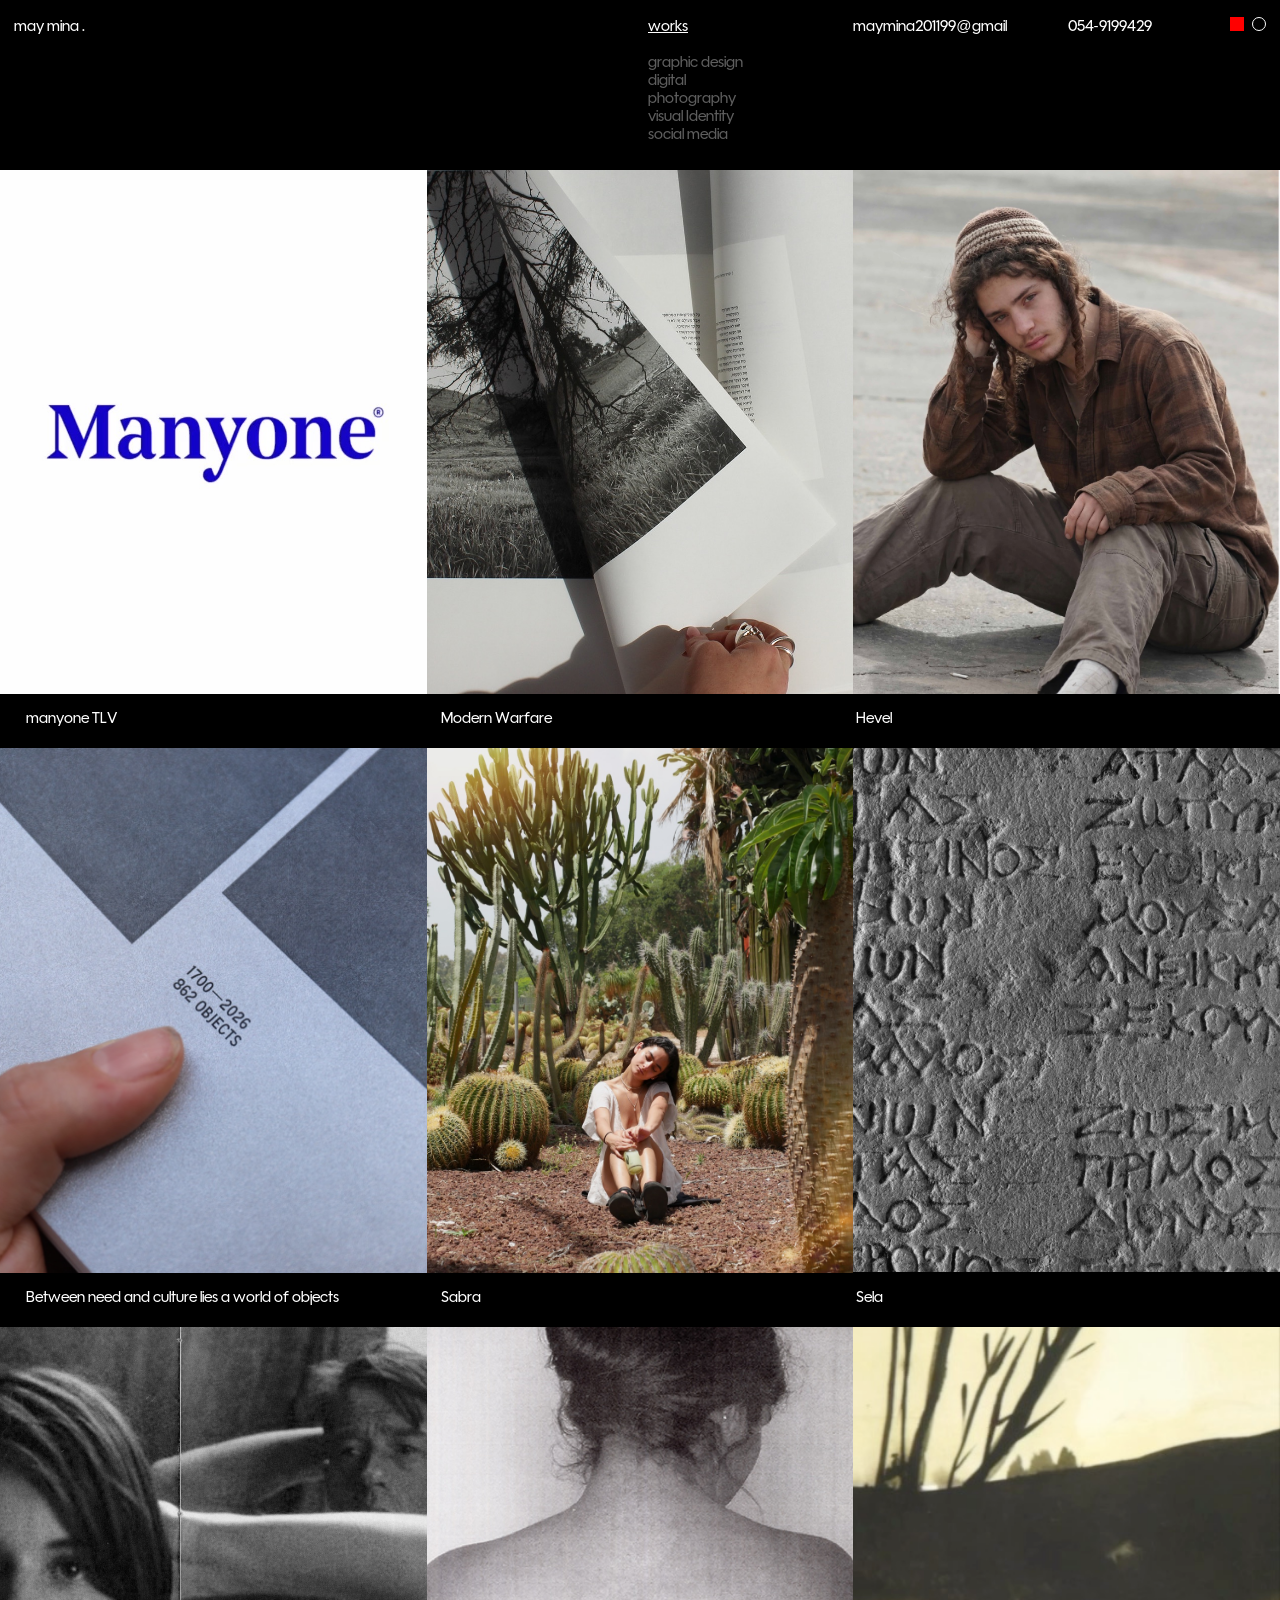
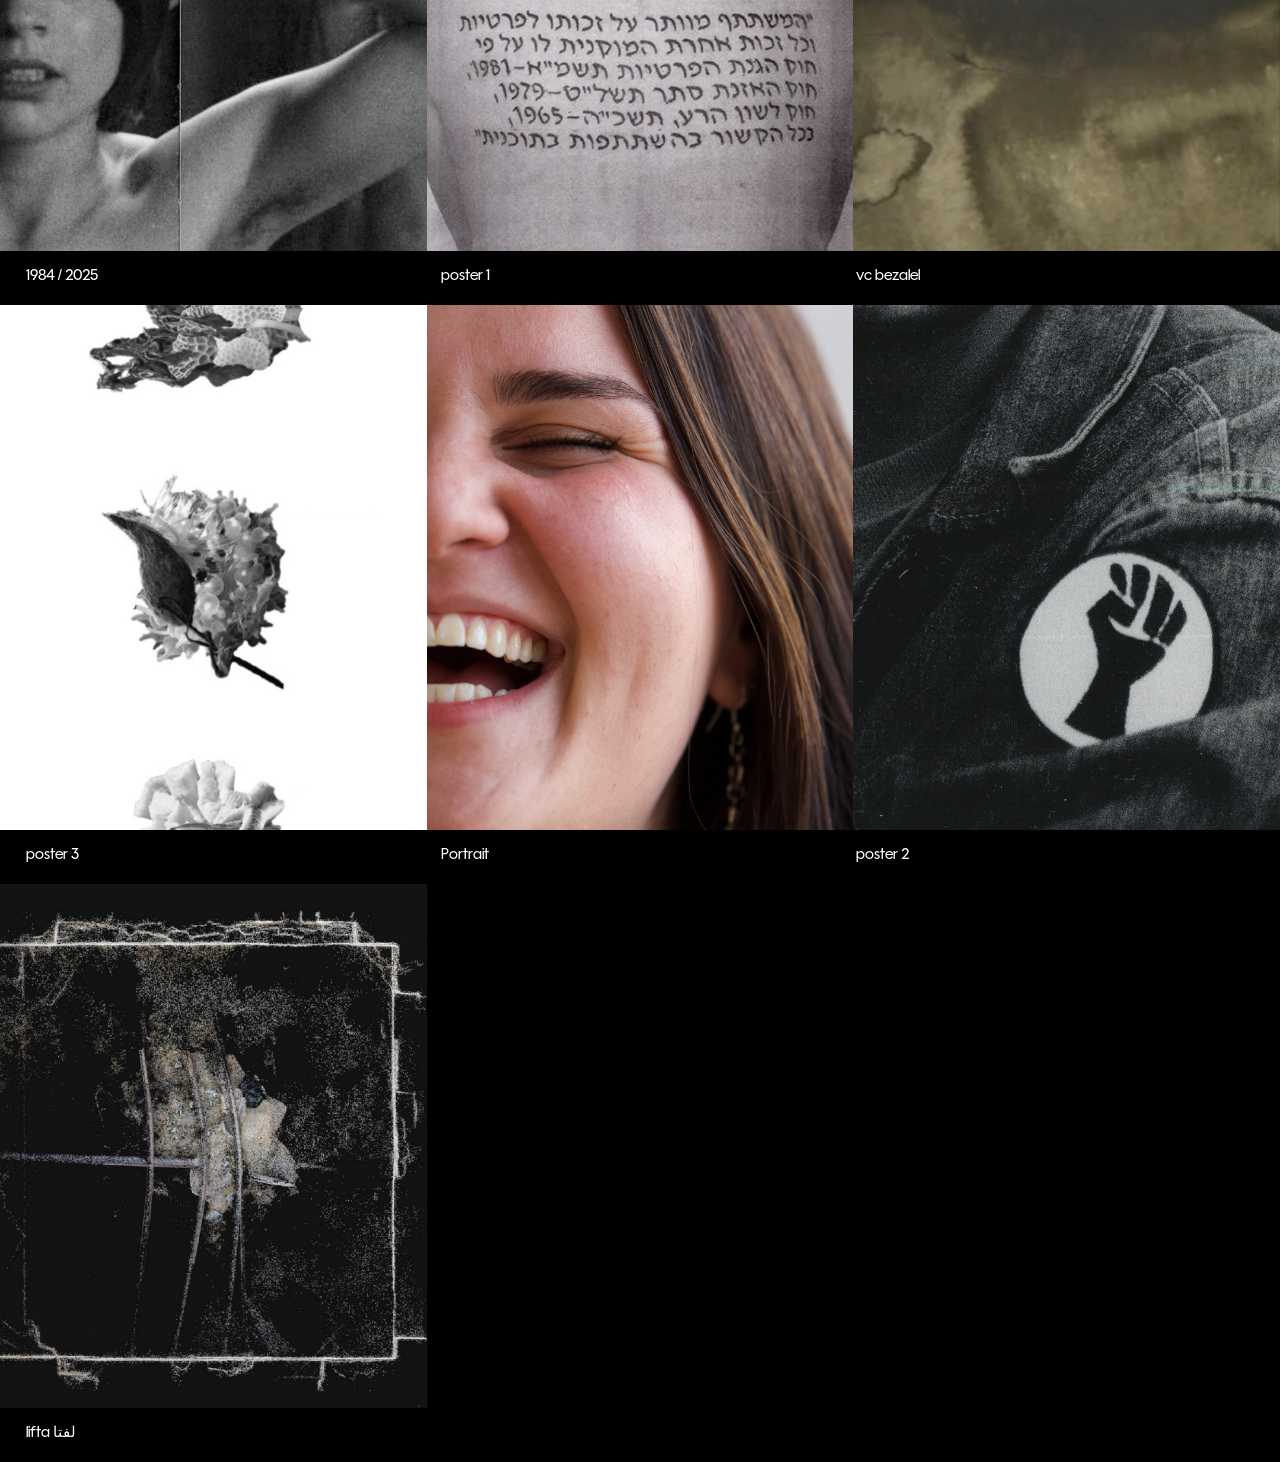
<file: index.html>
<!DOCTYPE html>
<html lang="en" dir="ltr">
<head>
  <meta charset="UTF-8">
  <meta name="viewport" content="width=device-width, initial-scale=1">
  <title>May Mina</title>
  <link rel="stylesheet" href="styles.css?v=20261129p">
  <!-- טוענים את הפונט של השם מוקדם, כדי שמסך הפתיחה יופיע ישר בפונט הנכון -->
  <link rel="preload" href="fonts/PolymathDispDemo-Regular.otf" as="font" type="font/otf" crossorigin>
</head>
<body class="home-page">
  <!-- מסך הפתיחה: האותיות של "may mina" מתחלפות אחת אחרי השנייה באמצע המסך.
       מופיע בכל פעם שהעמוד נטען או מתרענן -->
  <div class="intro" aria-hidden="true">
    <span class="intro__letter">m</span>
  </div>

  <!-- החלק העליון: שם ותפריט (בעמוד הבית הוא נמוך יותר, home-header--compact) -->
  <header class="home-header home-header--compact">
    <h1 class="home-name">may mina .</h1>

    <!-- קישור לעמוד התהליך: עיגול קטן בפינה הימנית העליונה -->
    <!-- פרטי הקשר: לבנים, וכשהעכבר עליהם אפורים עם קו תחתון. לחיצה מעתיקה (copy.js) -->
    <a class="project-contact project-contact--email project-contact--light" href="mailto:maymina201199@gmail.com">maymina201199@gmail</a>
    <a class="project-contact project-contact--phone project-contact--light" href="tel:+972549199429">054-9199429</a>

    <a class="home-process-link" href="process.html?v=20261129p" aria-label="process" title="process"></a>
    <!-- זמני: ריבוע אדום שמוביל לעמוד הניהול (נוריד אותו כשהאתר יהיה מוכן) -->
    <a class="admin-link" href="covers.html?v=20261129p" aria-label="ניהול" title="ניהול"></a>

    <!-- התפריט: לחיצה על קטגוריה מציגה רק את הפרויקטים שלה. "works" = כל העבודות (ברירת המחדל).
         data-filter הוא שם הקטגוריה, כמו ב-data-categories של כל פרויקט -->
    <nav class="home-menu">
      <button class="home-menu__label" type="button" data-filter="all">works</button>
      <ul class="home-menu__list">
        <li><button type="button" data-filter="graphic-design">graphic design</button></li>
        <li><button type="button" data-filter="digital">digital</button></li>
        <li><button type="button" data-filter="photography">photography</button></li>
        <li><button type="button" data-filter="visual-identity">visual Identity</button></li>
        <li><button type="button" data-filter="social-media">social media</button></li>
      </ul>
    </nav>
  </header>

  <!--
    הפרויקטים: כל פרויקט הוא בלוק אחד עם הדימוי והשם שלו, והרשת מסדרת אותם שלושה בשורה.
    data-categories: הקטגוריות של הפרויקט (מופרדות ברווח), לסינון לפי התפריט.
    השם מתחת לדימוי הוא שם הפרויקט בלבד, בדיוק כמו בראש עמוד הפרויקט.
    כדי להוסיף פרויקט: מעתיקים בלוק שלם ומחליפים קישור, דימויים, קטגוריות ושם.
  -->
  <main class="home-projects">
    <div class="home-gallery">
      <a class="home-gallery__item" href="manyone.html?v=20261129p" data-categories="social-media" data-preview="images/projects/manyone/01.jpg, images/projects/manyone/02.jpg, images/projects/manyone/03.jpg, images/projects/manyone/05.jpg">
        <div class="home-gallery__media">
          <video class="home-gallery__slide is-active" src="images/home-manyone.mp4?s=1" poster="images/home-manyone-poster.jpg" autoplay muted loop playsinline aria-label="Manyone"></video>
        </div>
        <p class="home-gallery__name">manyone TLV</p>
      </a>

      <a class="home-gallery__item" href="modern-warfare.html?v=20261129p" data-categories="graphic-design" data-preview="images/projects/modern-warfare/01.jpg, images/projects/modern-warfare/02.jpg, images/projects/modern-warfare/03.jpg, images/projects/modern-warfare/04.jpg">
        <div class="home-gallery__media">
          <img class="home-gallery__slide is-active" src="images/home-row2-booklet.jpg" alt="Modern Warfare">
        </div>
        <p class="home-gallery__name">Modern Warfare</p>
      </a>

      <a class="home-gallery__item" href="hevel.html?v=20261129p" data-categories="visual-identity" data-preview="images/projects/hevel/00-cover.jpg, images/projects/hevel/01.jpg, images/projects/hevel/02.jpg, images/projects/hevel/03.jpg">
        <div class="home-gallery__media">
          <img class="home-gallery__slide is-active" src="images/home-row2-portrait.jpg" alt="Hevel">
        </div>
        <p class="home-gallery__name">Hevel</p>
      </a>

      <a class="home-gallery__item" href="eat-and-drink.html?v=20261129p" data-categories="graphic-design" data-preview="images/projects/eat-and-drink/00-cover.jpg">
        <div class="home-gallery__media">
          <img class="home-gallery__slide is-active" src="images/home-eat-and-drink.jpg" alt="eat and drink">
        </div>
        <p class="home-gallery__name">Between need and culture lies a world of objects</p>
      </a>

      <a class="home-gallery__item" href="sabra.html?v=20261129p" data-categories="visual-identity photography" data-preview="images/projects/sabra/00-cover.jpg, images/projects/sabra/01.jpg, images/projects/sabra/02.jpg, images/projects/sabra/03.jpg">
        <div class="home-gallery__media">
          <img class="home-gallery__slide is-active" src="images/home-photo-cactus.jpg" alt="Sabra">
        </div>
        <p class="home-gallery__name">Sabra</p>
      </a>

      <a class="home-gallery__item" href="sela.html?v=20261129p" data-categories="digital" data-preview="images/projects/sela/00-cover.jpg, images/projects/sela/01.jpg, images/projects/sela/02.jpg, images/projects/sela/03.jpg">
        <div class="home-gallery__media">
          <video class="home-gallery__slide home-gallery__slide--stone is-active" src="images/home-row2-stone.mp4?v=20261129p" poster="images/home-row2-stone-poster.jpg" autoplay muted loop playsinline aria-label="Sela"></video>
        </div>
        <p class="home-gallery__name">Sela</p>
      </a>

      <a class="home-gallery__item" href="1984-2025.html?v=20261129p" data-categories="graphic-design" data-preview="images/projects/1984-2025/00-cover.jpg, images/projects/1984-2025/01.jpg, images/projects/1984-2025/02.jpg, images/projects/1984-2025/03.jpg">
        <div class="home-gallery__media">
          <img class="home-gallery__slide is-active" src="images/home-mx0pjoar.jpg" alt="1984 / 2025" data-original="images/home-mx0pjoar-original.jpg" data-crop="-9.86 0 1 0">
        </div>
        <p class="home-gallery__name">1984 / 2025</p>
      </a>

      <!-- poster 1: עבודה נפרדת (עוד אין לה עמוד, אז היא לא קישור) -->
      <div class="home-gallery__item" data-categories="graphic-design">
        <div class="home-gallery__media">
          <img class="home-gallery__slide is-active" src="images/home-mx0e9773.jpg" alt="poster 1" data-original="images/projects/posters/01.jpg" data-crop="4.51 -6.91 1.88 0">
        </div>
        <p class="home-gallery__name">poster 1</p>
      </div>

      <!-- VC Bezalel: סרטון שמתנגן בלולאה, בלי סאונד -->
      <a class="home-gallery__item" href="vc-bezalel.html?v=20261129p" data-categories="social-media" data-preview="images/home-vc-bezalel-poster.jpg">
        <div class="home-gallery__media">
          <video class="home-gallery__slide is-active" src="images/home-vc-bezalel.mp4?v=20261129p" poster="images/home-vc-bezalel-poster.jpg" autoplay muted loop playsinline aria-label="VC Bezalel"></video>
        </div>
        <p class="home-gallery__name">vc bezalel</p>
      </a>

      <!-- poster 3: עבודה נפרדת (עוד אין לה עמוד, אז היא לא קישור) -->
      <div class="home-gallery__item" data-categories="graphic-design">
        <div class="home-gallery__media">
          <img class="home-gallery__slide is-active" src="images/home-mx0po5q3.jpg" alt="poster 3" data-original="images/home-mx0po5q3-original.jpg" data-crop="-0.17 0 1 -90">
        </div>
        <p class="home-gallery__name">poster 3</p>
      </div>

      <a class="home-gallery__item" href="portrait.html?v=20261129p" data-categories="photography" data-preview="images/projects/portrait/00-cover.jpg, images/projects/portrait/01.jpg, images/projects/portrait/02.jpg, images/projects/portrait/03.jpg">
        <div class="home-gallery__media">
          <img class="home-gallery__slide is-active" src="images/home-mx0pfb44.jpg" alt="Portrait" data-original="images/home-mx0pfb44-original.jpg" data-crop="-38.07 0 1 0">
        </div>
        <p class="home-gallery__name">Portrait</p>
      </a>

      <!-- poster 2: עבודה נפרדת (עוד אין לה עמוד, אז היא לא קישור) -->
      <div class="home-gallery__item" data-categories="graphic-design">
        <div class="home-gallery__media">
          <img class="home-gallery__slide is-active" src="images/home-mx0pbwtj.jpg" alt="poster 2" data-original="images/home-mx0pbwtj-original.jpg" data-crop="-38.35 0 1 0">
        </div>
        <p class="home-gallery__name">poster 2</p>
      </div>

      <a class="home-gallery__item" href="lifta.html?v=20261129p" data-categories="visual-identity" data-preview="images/projects/lifta/00-cover.jpg, images/projects/lifta/01.jpg, images/projects/lifta/02.jpg, images/projects/lifta/03.jpg">
        <div class="home-gallery__media">
          <img class="home-gallery__slide is-active" src="images/home-mx0pc0ty.jpg" alt="lifta" data-original="images/home-mx0pc0ty-original.jpg" data-crop="21.31 0.4 1.19 0">
        </div>
        <p class="home-gallery__name">lifta <span class="text-arabic" lang="ar">لفتا</span></p>
      </a>
    </div>
  </main>

  <!-- הסמן עם החץ (ריבוע עם קו לבן): מחליף את העכבר כשהוא על פרויקט -->
  <div class="explore-cursor" aria-hidden="true">
    <img src="images/arrow-right.png" alt="">
  </div>

  <script>
    // ===== מסך הפתיחה =====
    const intro = document.querySelector(".intro");
    if (intro) {
      const introLetter = intro.querySelector(".intro__letter");
      const LETTERS = ["m", "a", "y", "m", "i", "n", "a"];
      const LETTER_SPEED = 100; // כל אות מופיעה 0.1 שנייה, כמו באתר של Bibliothèque
      const MIN_ROUNDS = 2;     // כמה פעמים לפחות עוברים על כל האותיות
      const FADE_DURATION = 500; // כמה זמן המסך נעלם בהדרגה

      let letterIndex = 0;
      let rounds = 0;
      let pageLoaded = false;
      window.addEventListener("load", () => { pageLoaded = true; });

      function nextLetter() {
        letterIndex = (letterIndex + 1) % LETTERS.length;
        if (letterIndex === 0) rounds++;
        introLetter.textContent = LETTERS[letterIndex];

        // עוצרים על האות האחרונה, אחרי מספיק סיבובים וכשהעמוד סיים להיטען
        const onLastLetter = letterIndex === LETTERS.length - 1;
        if (onLastLetter && rounds >= MIN_ROUNDS - 1 && pageLoaded) {
          setTimeout(hideIntro, LETTER_SPEED * 3);
        } else {
          setTimeout(nextLetter, LETTER_SPEED);
        }
      }

      function hideIntro() {
        intro.classList.add("is-hidden");
        setTimeout(() => intro.remove(), FADE_DURATION);
      }

      // מי שביקש במחשב פחות אנימציות: בלי אותיות מתחלפות
      if (window.matchMedia("(prefers-reduced-motion: reduce)").matches) {
        hideIntro();
      } else {
        // מתחילים אחרי שהפונט נטען, כדי שהאותיות לא יופיעו קודם בפונט אחר
        document.fonts.ready.then(() => setTimeout(nextLetter, LETTER_SPEED));
      }
    }

    // ===== סינון לפי קטגוריה =====
    // לחיצה על קטגוריה בתפריט מציגה רק את הפרויקטים שלה. "works" מציג הכול.
    // הקטגוריה נשמרת בכתובת (למשל index.html?category=photography), כך שאפשר לקשר אליה
    const filterButtons = document.querySelectorAll("[data-filter]");
    const galleryItems = document.querySelectorAll(".home-gallery__item");

    function showCategory(category) {
      filterButtons.forEach(b => b.classList.toggle("is-selected", b.dataset.filter === category));
      let column = 0;
      galleryItems.forEach(function (item) {
        const show = category === "all" || item.dataset.categories.split(" ").includes(category);
        item.hidden = !show;
        // באיזו עמודה הפרויקט (1, 2 או 3): קובע כמה השם שלו זז פנימה, כמו בפיגמה
        if (show) item.dataset.column = (column++ % 3) + 1;
      });
      history.replaceState(null, "", category === "all" ? "index.html" : "index.html?category=" + category);
    }

    // מעבר נעים בין קטגוריות: הפרויקטים הנוכחיים נעלמים בעדינות למטה,
    // ואז הפרויקטים של הקטגוריה החדשה עולים אחד אחרי השני
    const gallery = document.querySelector(".home-gallery");
    const FADE_OUT = 280;      // כמה זמן הפרויקטים הישנים נעלמים
    const FADE_IN = 600;       // כמה זמן כל פרויקט חדש עולה
    const STAGGER = 60;        // כל פרויקט מתחיל קצת אחרי הקודם
    const EASE = "cubic-bezier(0.22, 0.65, 0.3, 1)";
    const reduceMotion = window.matchMedia("(prefers-reduced-motion: reduce)").matches;
    let switching = false;

    function switchCategory(category) {
      const current = document.querySelector(".home-menu .is-selected");
      if (switching || (current && current.dataset.filter === category)) return;
      if (reduceMotion) return showCategory(category);
      switching = true;

      // 1. הישנים נעלמים
      gallery.animate([{ opacity: 1, transform: "none" }, { opacity: 0, transform: "translateY(12px)" }],
                      { duration: FADE_OUT, easing: "ease-in", fill: "forwards" }).onfinish = function () {
        // 2. מחליפים את הפרויקטים ועולים לראש הגריד
        showCategory(category);
        gallery.getAnimations().forEach(a => a.cancel());
        const top = gallery.getBoundingClientRect().top + window.scrollY - 170;
        if (window.scrollY > top) window.scrollTo(0, Math.max(0, top));

        // 3. החדשים עולים אחד אחרי השני
        const shown = [...galleryItems].filter(item => !item.hidden);
        shown.forEach(function (item, index) {
          item.animate([{ opacity: 0, transform: "translateY(24px)" }, { opacity: 1, transform: "none" }],
                       { duration: FADE_IN, delay: index * STAGGER, easing: EASE, fill: "backwards" });
        });
        setTimeout(() => { switching = false; }, FADE_IN + shown.length * STAGGER);
      };
    }

    filterButtons.forEach(function (button) {
      button.addEventListener("click", () => switchCategory(button.dataset.filter));
    });

    showCategory(new URLSearchParams(location.search).get("category") || "all");

    // ===== הסמן עם החץ: מחליף את העכבר כשהוא על פרויקט =====
    const exploreCursor = document.querySelector(".explore-cursor");
    document.querySelectorAll(".home-gallery__item[data-preview]").forEach(function (item) {
      item.addEventListener("mouseenter", () => document.body.classList.add("is-over-project"));
      item.addEventListener("mouseleave", () => document.body.classList.remove("is-over-project"));
    });

    document.addEventListener("mousemove", function (event) {
      exploreCursor.style.transform = `translate(${event.clientX}px, ${event.clientY}px)`;
    });

    // ===== הפעלה אוטומטית של סרטונים =====
    // רשת ביטחון: אם הדפדפן לא הפעיל סרטון לבד (למשל אייפון במצב חיסכון בסוללה),
    // מפעילים אותו מהקוד, ואם גם זה נחסם, בנגיעה הראשונה בעמוד
    function playAllVideos() {
      document.querySelectorAll("video[autoplay]").forEach(function (video) {
        video.muted = true;
        if (video.paused) video.play().catch(function () {});
      });
    }
    playAllVideos();
    document.addEventListener("touchstart", playAllVideos, { once: true, passive: true });
    document.addEventListener("click", playAllVideos, { once: true });
    document.addEventListener("visibilitychange", function () { if (!document.hidden) playAllVideos(); });

    // ===== סרטונים בלולאה =====
    // לכל הסרטונים יש loop, וזו רשת ביטחון: אם סרטון בכל זאת נעצר בסוף, מתחילים אותו מחדש
    document.querySelectorAll("video[loop]").forEach(function (video) {
      video.addEventListener("ended", function () {
        video.currentTime = 0;
        video.play();
      });
    });
  </script>

  <script src="copy.js?v=20261129p"></script>
  <script src="idle.js?v=20261129p"></script>
</body>
</html>
</file>
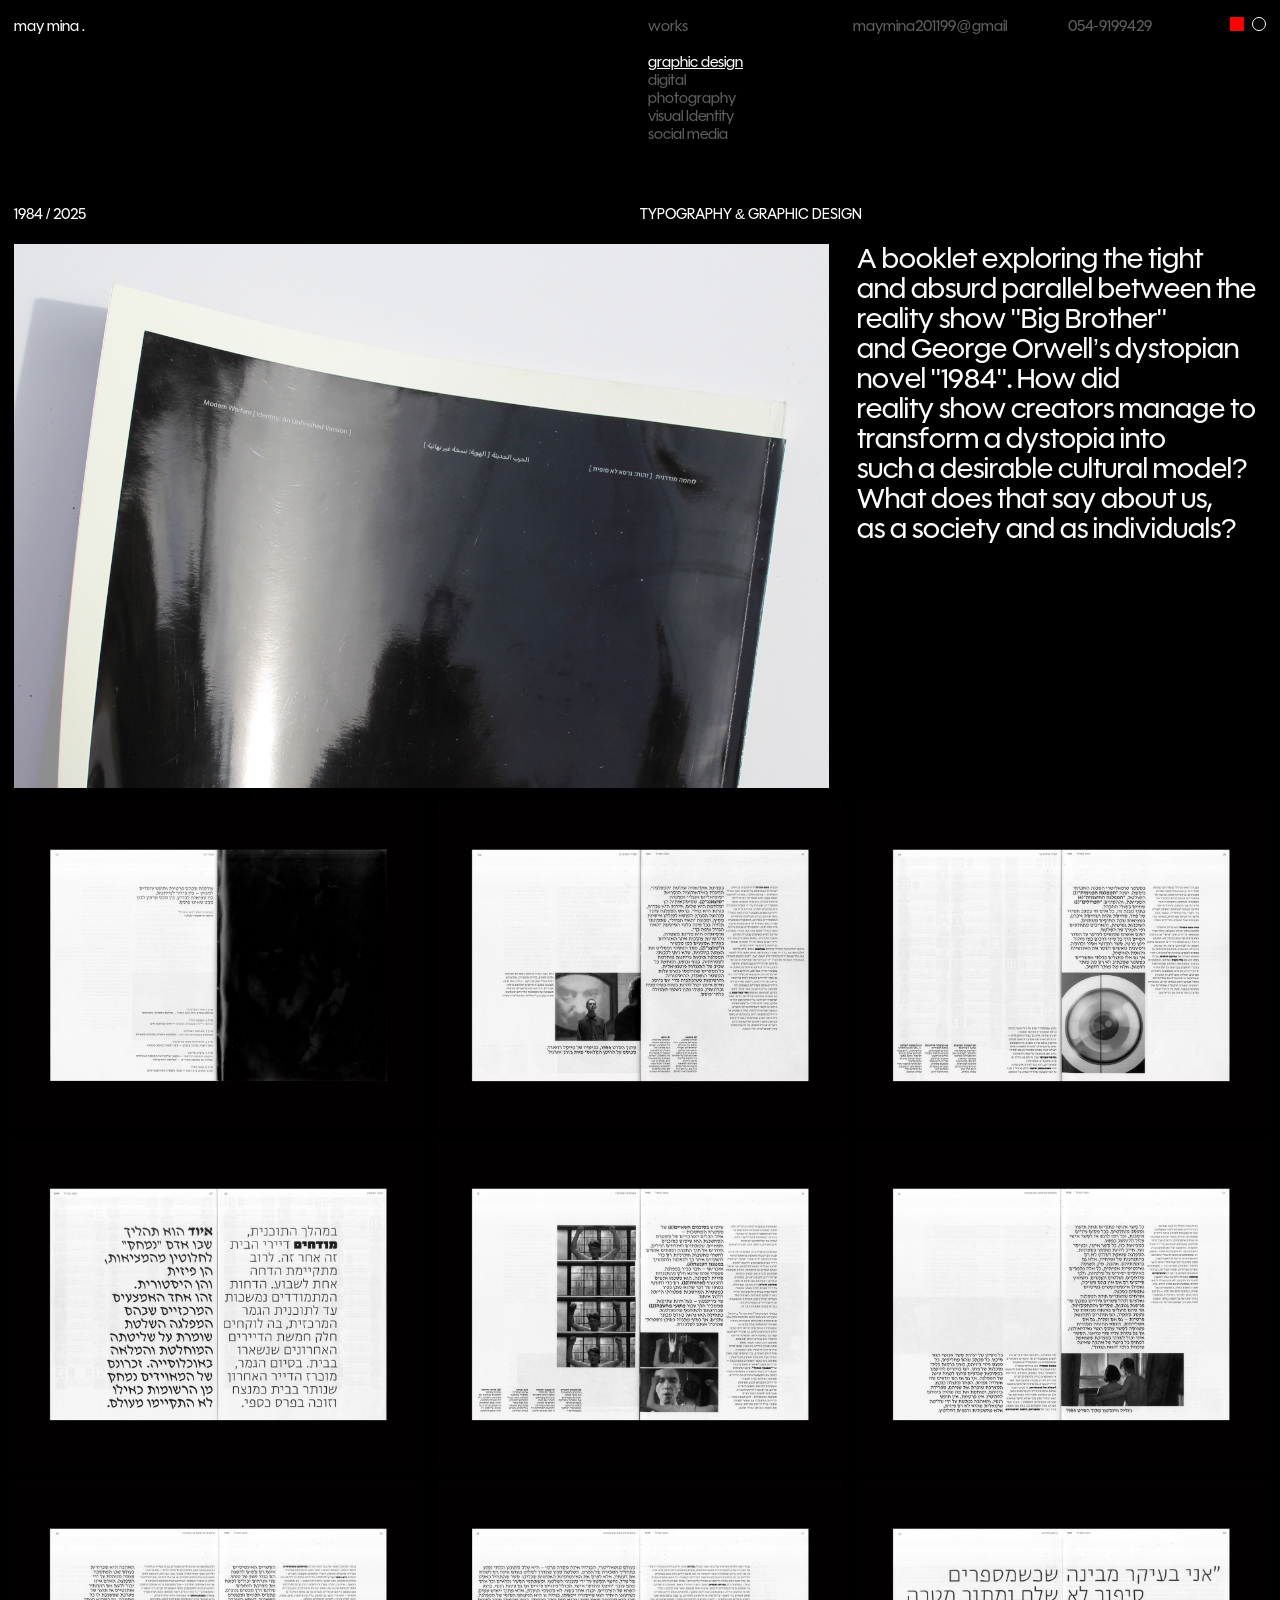
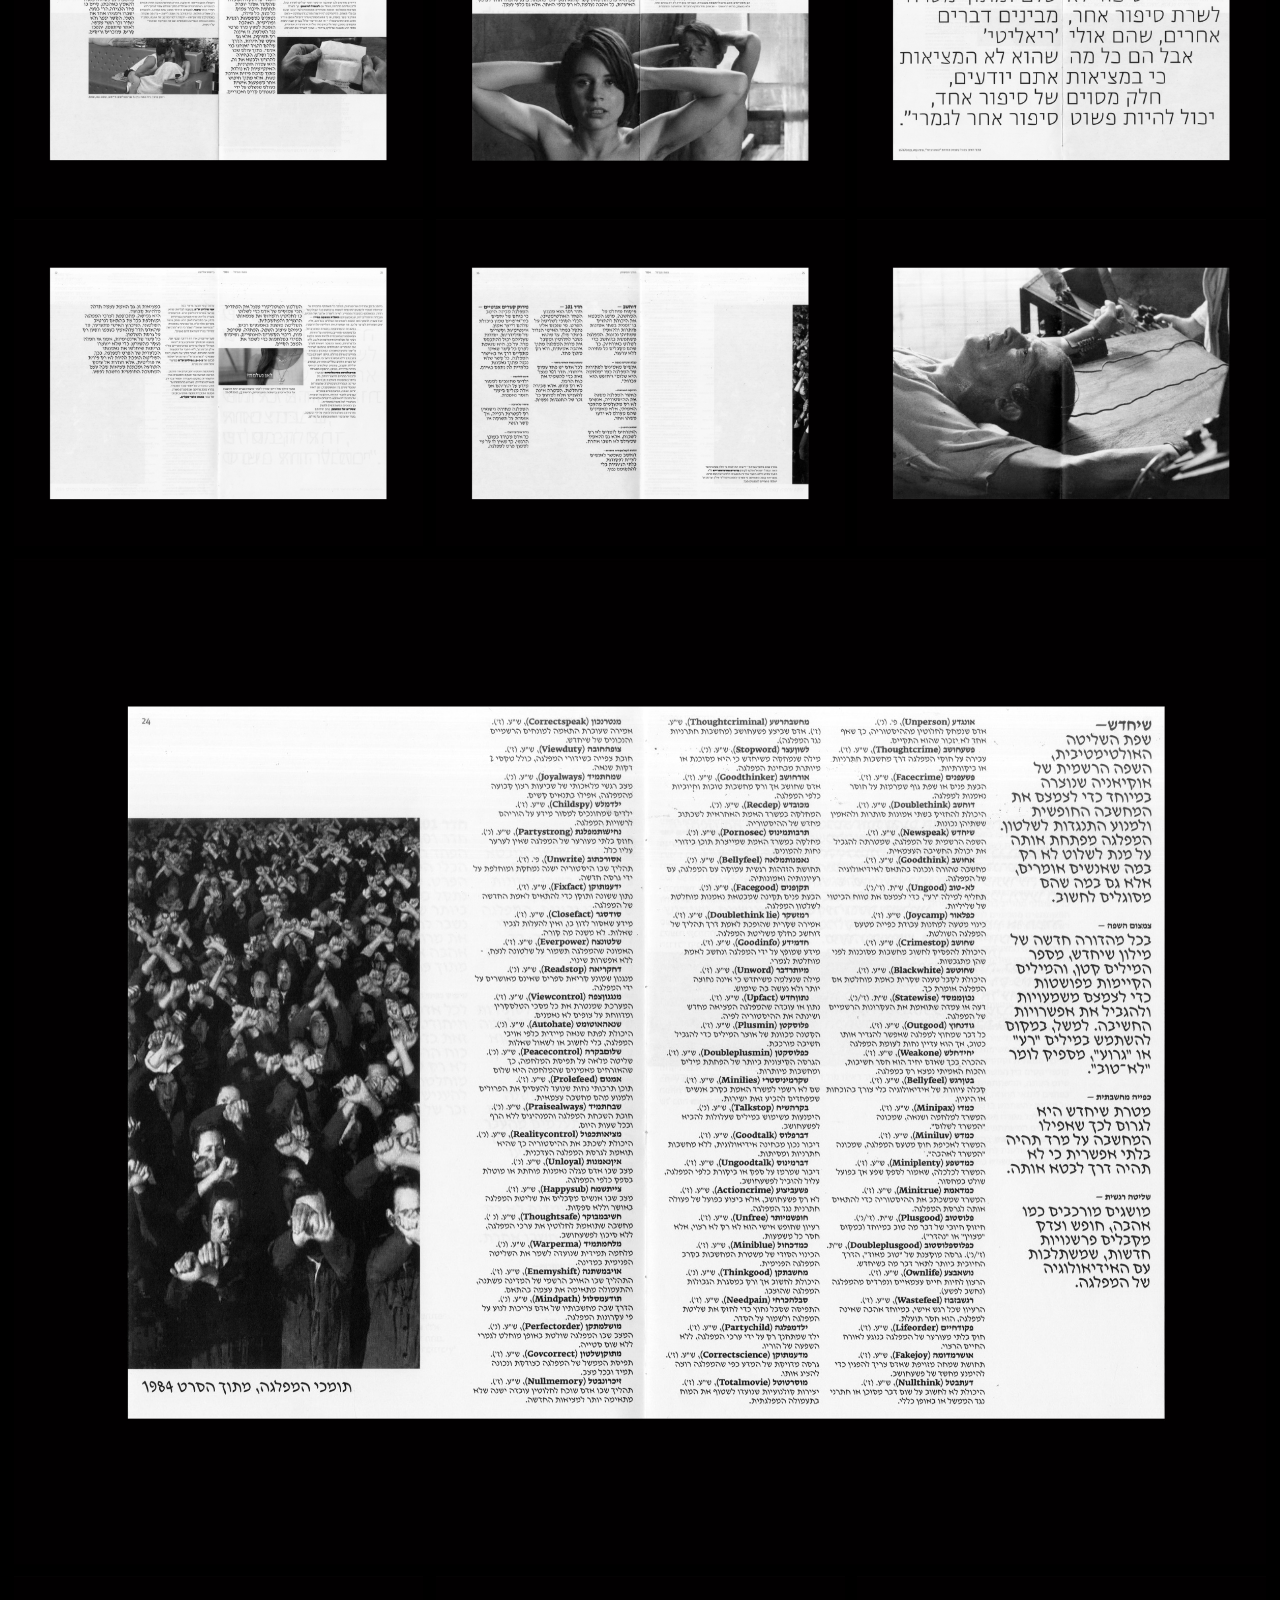
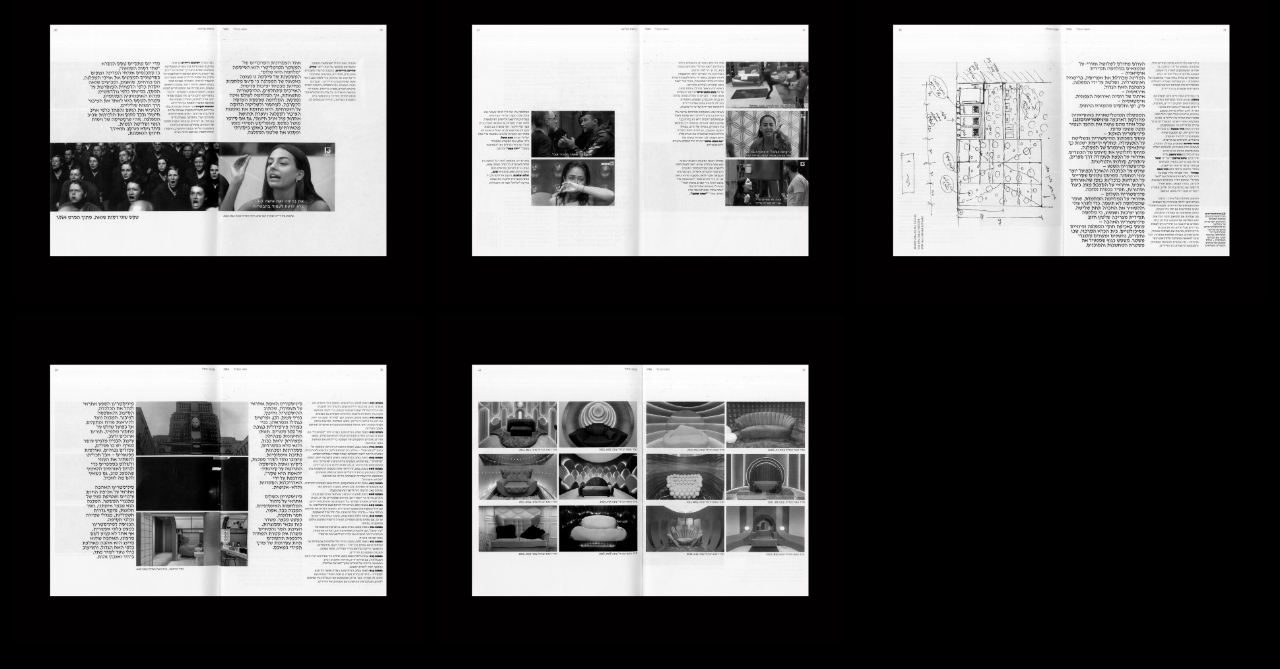
<file: 1984-2025.html>
<!DOCTYPE html>
<html lang="en" dir="ltr">
<head>
  <meta charset="UTF-8">
  <meta name="viewport" content="width=device-width, initial-scale=1">
  <title>May Mina | 1984 / 2025</title>
  <link rel="stylesheet" href="styles.css?v=20261129p">
</head>
<body class="home-page">
  <!--
    עמוד פרויקט. כל עמודי הפרויקטים בנויים באותה צורה:
    החלק העליון כמו בעמוד הבית (התפריט שקוף יותר), שורה עם שם הפרויקט ו-IMAGES,
    דימוי גדול משמאל וטקסט מימין, ומתחת שאר הדימויים בגריד של 6 עמודות (כמו בפיגמה):
    כל דימוי הוא tile, והסוג שלו (full / big / small / wide ...) קובע כמה עמודות הוא תופס.
    הדימויים של הפרויקט נמצאים בתיקייה images/projects/1984-2025.
  -->
  <header class="home-header">
    <!-- השם מוביל חזרה לעמוד הבית -->
    <h1 class="home-name"><a class="home-name__link" href="index.html?v=20261129p">may mina .</a></h1>

    <a class="home-process-link" href="process.html?v=20261129p" aria-label="process" title="process"></a>

    <!-- זמני: ריבוע אדום שמוביל לעמוד הניהול (נוריד אותו כשהאתר יהיה מוכן) -->

    <a class="admin-link" href="covers.html?v=20261129p" aria-label="ניהול" title="ניהול"></a>

    <!-- התפריט: הקטגוריה של הפרויקט לבנה עם קו תחתון, השאר באפור. כל קטגוריה מובילה לעמוד הבית, מסונן לפיה -->
    <nav class="home-menu project-menu">
      <a class="home-menu__label" href="index.html?v=20261129p">works</a>
      <ul class="home-menu__list">
        <li><a class="home-menu__item--current" href="index.html?v=20261129p&category=graphic-design">graphic design</a></li>
        <li><a href="index.html?v=20261129p&category=digital">digital</a></li>
        <li><a href="index.html?v=20261129p&category=photography">photography</a></li>
        <li><a href="index.html?v=20261129p&category=visual-identity">visual Identity</a></li>
        <li><a href="index.html?v=20261129p&category=social-media">social media</a></li>
      </ul>
    </nav>

    <!-- שורת הפרויקט: שם הפרויקט ו-IMAGES, על הקו התחתון של החלק העליון -->
    <p class="project-meta project-meta--title">1984 / 2025</p>
    <p class="project-meta project-meta--field">TYPOGRAPHY &amp; GRAPHIC DESIGN</p>
    <!-- פרטי הקשר באפור, למעלה מימין (כמו בפיגמה) -->
    <a class="project-contact project-contact--email" href="mailto:maymina201199@gmail.com">maymina201199@gmail</a>
    <a class="project-contact project-contact--phone" href="tel:+972549199429">054-9199429</a>
  </header>

  <main class="project-page">
    <!-- הפתיחה: הדימוי שמופיע בעמוד הבית, גדול משמאל, וטקסט מימין -->
    <section class="project-intro">
      <img class="project-intro__image" src="images/projects/modern-warfare/01.jpg" alt="1984 / 2025">
      <p class="project-intro__description">
        A booklet exploring the tight and absurd parallel between the reality show "Big Brother" and George Orwell’s dystopian novel "1984".<br>
        How did reality show creators manage to transform a dystopia into such a desirable cultural model? What does that say about us,<br>
        as a society and as individuals?
      </p>
    </section>

    <!-- שאר הדימויים של הפרויקט -->
    <section class="project-images project-grid">
      <figure class="tile" data-span="2" data-shape="land" style="--span: 2"><img class="project-images__image" src="images/projects/1984-2025/01.jpg" alt loading="lazy" style="--photo-ratio: 1.4149"></figure>
      <figure class="tile" data-span="2" data-shape="land" style="--span: 2"><img class="project-images__image" src="images/projects/1984-2025/02.jpg" alt loading="lazy" style="--photo-ratio: 1.4149"></figure>
      <figure class="tile" data-span="2" data-shape="land" style="--span: 2"><img class="project-images__image" src="images/projects/1984-2025/03.jpg" alt loading="lazy" style="--photo-ratio: 1.4149"></figure>
      <figure class="tile" data-span="2" data-shape="land" style="--span: 2"><img class="project-images__image" src="images/projects/1984-2025/04.jpg" alt loading="lazy" style="--photo-ratio: 1.4149"></figure>
      <figure class="tile" data-span="2" data-shape="land" style="--span: 2"><img class="project-images__image" src="images/projects/1984-2025/05.jpg" alt loading="lazy" style="--photo-ratio: 1.4149"></figure>
      <figure class="tile" data-span="2" data-shape="land" style="--span: 2"><img class="project-images__image" src="images/projects/1984-2025/06.jpg" alt loading="lazy" style="--photo-ratio: 1.4149"></figure>
      <figure class="tile" data-span="2" data-shape="land" style="--span: 2"><img class="project-images__image" src="images/projects/1984-2025/07.jpg" alt loading="lazy" style="--photo-ratio: 1.4149"></figure>
      <figure class="tile" data-span="2" data-shape="land" style="--span: 2"><img class="project-images__image" src="images/projects/1984-2025/08.jpg" alt loading="lazy" style="--photo-ratio: 1.4149"></figure>
      <figure class="tile" data-span="2" data-shape="land" style="--span: 2"><img class="project-images__image" src="images/projects/1984-2025/09.jpg" alt loading="lazy" style="--photo-ratio: 1.4149"></figure>
      <figure class="tile" data-span="2" data-shape="land" style="--span: 2"><img class="project-images__image" src="images/projects/1984-2025/10.jpg" alt loading="lazy" style="--photo-ratio: 1.4149"></figure>
      <figure class="tile" data-span="6" data-shape="land" style="--span: 6"><img class="project-images__image" src="images/projects/1984-2025/11.jpg" alt loading="lazy" style="--photo-ratio: 1.4149; --dx: 0.56%"></figure>
      <figure class="tile" data-span="2" data-shape="land" style="--span: 2"><img class="project-images__image" src="images/projects/1984-2025/12.jpg" alt loading="lazy" style="--photo-ratio: 1.4149"></figure>
      <figure class="tile" data-span="2" data-shape="land" style="--span: 2"><img class="project-images__image" src="images/projects/1984-2025/13.jpg" alt loading="lazy" style="--photo-ratio: 1.4149"></figure>
      <figure class="tile" data-span="2" data-shape="land" style="--span: 2"><img class="project-images__image" src="images/projects/1984-2025/14.jpg" alt loading="lazy" style="--photo-ratio: 1.4149"></figure>
      <figure class="tile" data-span="2" data-shape="land" style="--span: 2"><img class="project-images__image" src="images/projects/1984-2025/15.jpg" alt loading="lazy" style="--photo-ratio: 1.4149"></figure>
      <figure class="tile" data-span="2" data-shape="land" style="--span: 2"><img class="project-images__image" src="images/projects/1984-2025/16.jpg" alt loading="lazy" style="--photo-ratio: 1.4149"></figure>
      <figure class="tile" data-span="2" data-shape="land" style="--span: 2"><img class="project-images__image" src="images/projects/1984-2025/17.jpg" alt loading="lazy" style="--photo-ratio: 1.4149"></figure>
      <figure class="tile" data-span="2" data-shape="land" style="--span: 2"><img class="project-images__image" src="images/projects/1984-2025/18.jpg" alt loading="lazy" style="--photo-ratio: 1.4149"></figure>
    </section>
  </main>

  <!-- המפה הקטנה של העמוד שמופיעה כשגוללים -->
  <script src="grid.js?v=20261129p"></script>
  <script src="project.js?v=20261129p"></script>
  <script src="copy.js?v=20261129p"></script>
  <script src="idle.js?v=20261129p"></script>
</body>
</html>
</file>
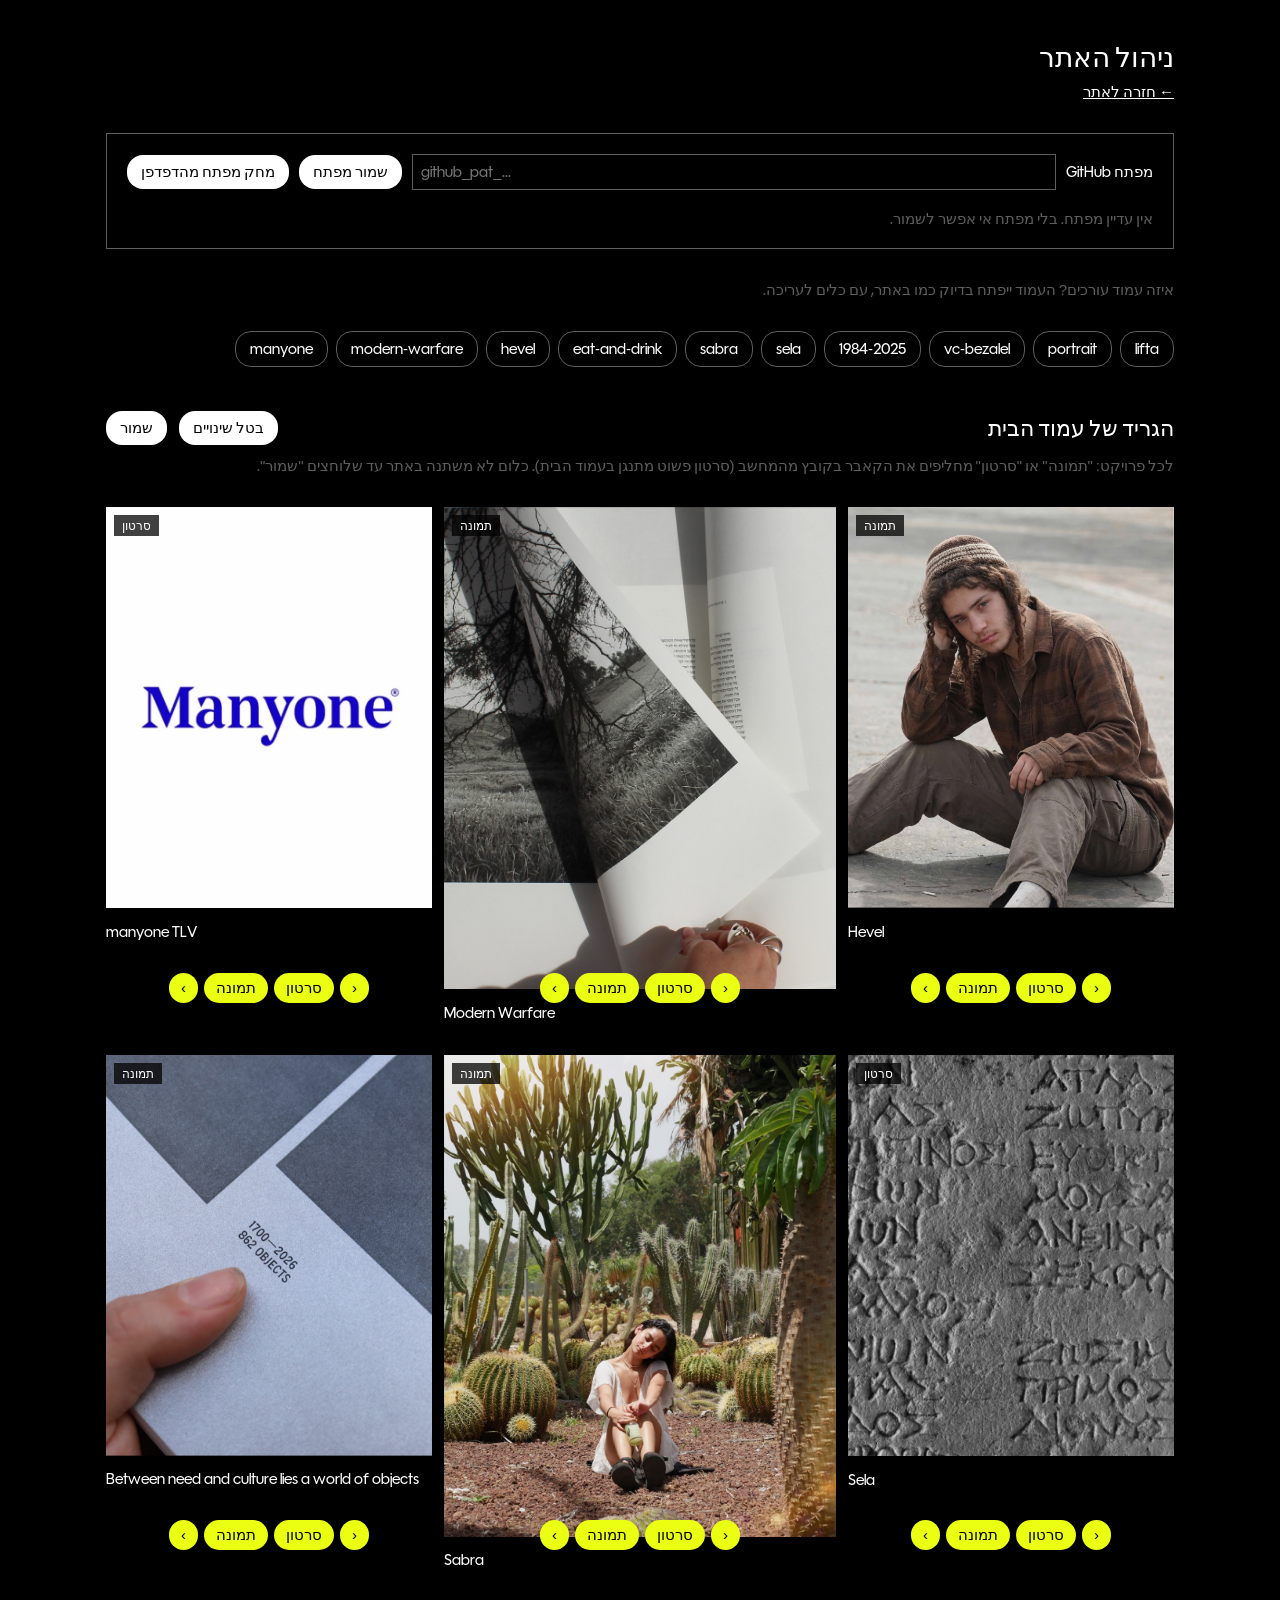
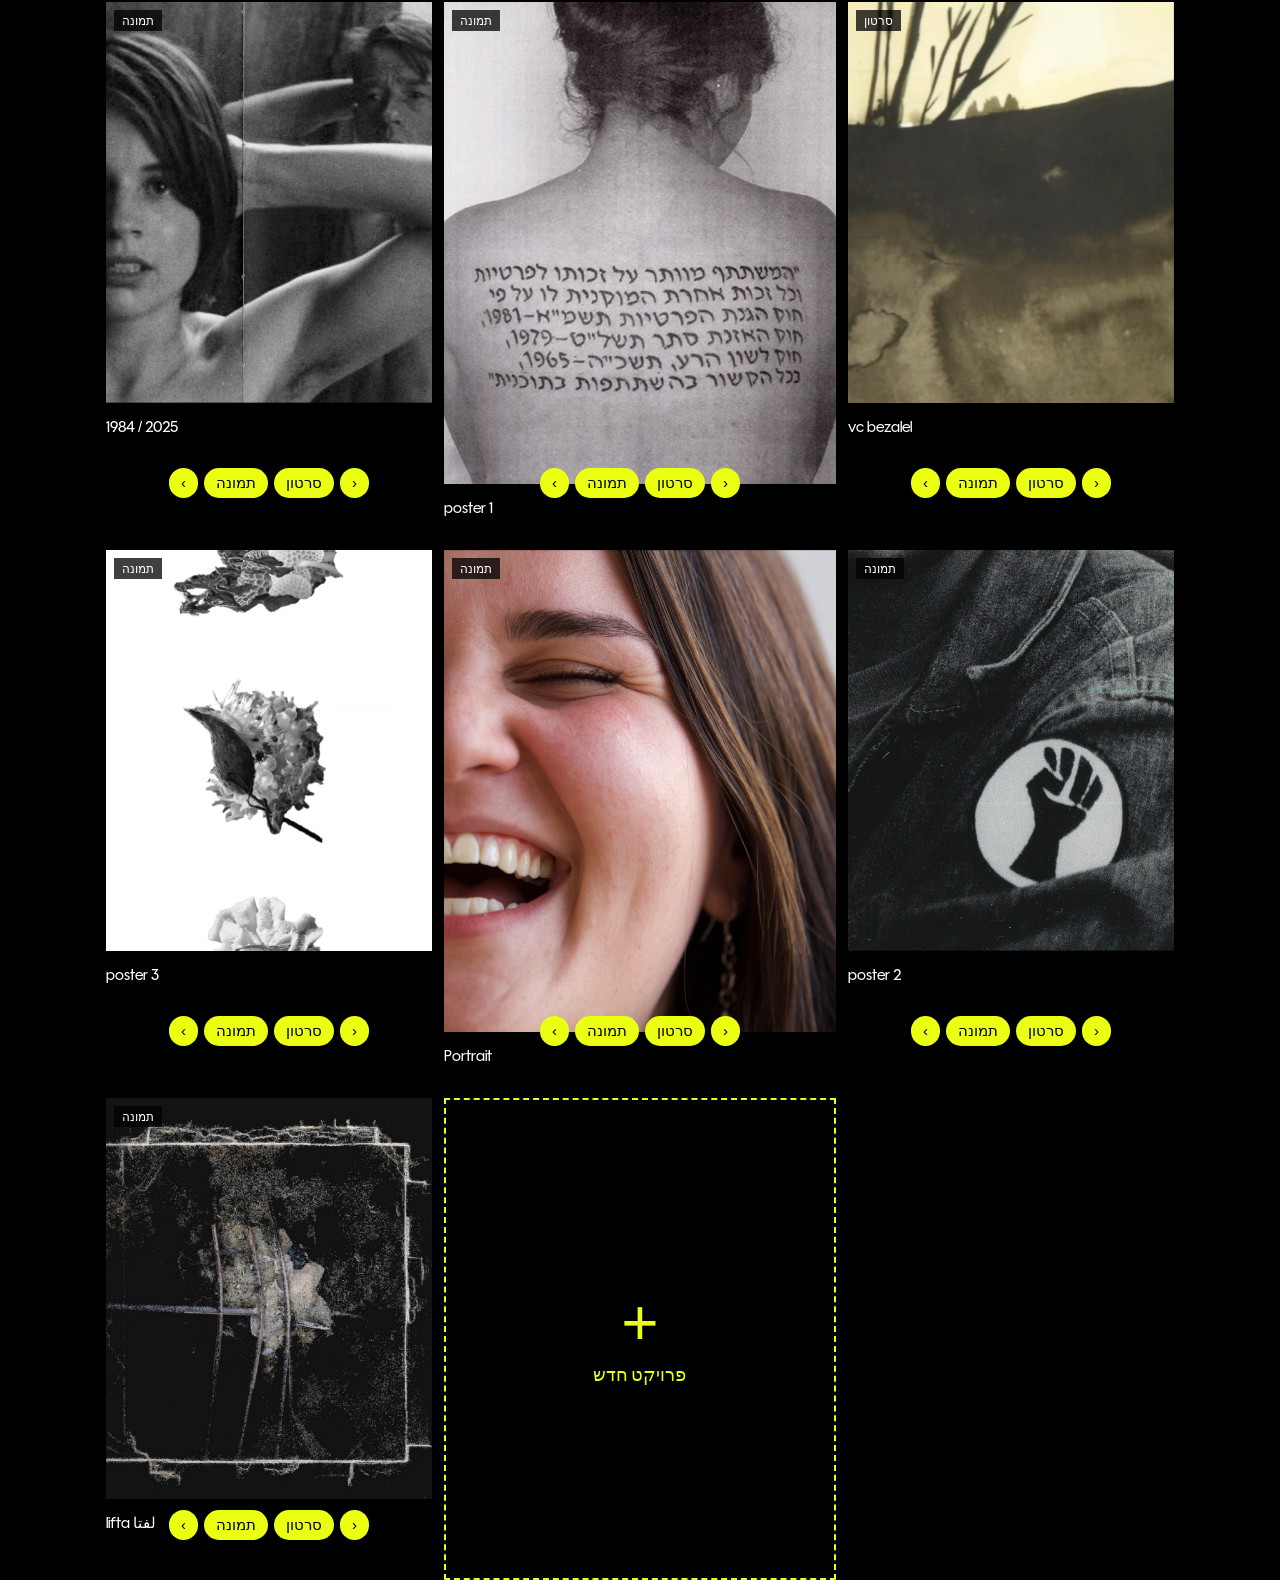
<file: covers.html>
<!DOCTYPE html>
<html lang="he" dir="rtl">
<head>
  <meta charset="UTF-8">
  <meta name="viewport" content="width=device-width, initial-scale=1">
  <meta name="robots" content="noindex, nofollow">
  <title>May Mina | ניהול</title>
  <link rel="stylesheet" href="styles.css?v=20261129p">
</head>
<body class="home-page covers-page">
  <!--
    עמוד ניהול נסתר (לא בתפריט): בוחרים עמוד, והוא נפתח במצב עריכה (?edit),
    כלומר העמוד עצמו בדיוק כמו באתר, עם כלים לעריכה (admin-edit.js).
    כאן גם שומרים את "המפתח" של GitHub, שנשמר רק בדפדפן הזה ובלעדיו אי אפשר לשמור.
  -->
  <main class="covers admin">
    <h1 class="covers__title">ניהול האתר</h1>
    <p class="covers__intro"><a class="admin__back" href="index.html?v=20261129p">← חזרה לאתר</a></p>

    <!-- המפתח של GitHub -->
    <section class="covers__key">
      <label for="token">מפתח GitHub</label>
      <input id="token" type="password" placeholder="github_pat_..." autocomplete="off">
      <button type="button" id="save-token">שמור מפתח</button>
      <button type="button" id="forget-token">מחק מפתח מהדפדפן</button>
      <p class="covers__status" id="token-status"></p>
    </section>

    <!-- בוחרים עמוד (השם הוא גם השם בכתובת), והוא נפתח במצב עריכה -->
    <p class="covers__intro">איזה עמוד עורכים? העמוד ייפתח בדיוק כמו באתר, עם כלים לעריכה.</p>
    <nav class="admin__page-list" id="page-list"></nav>

    <!-- ===== הגריד של עמוד הבית: הקאבר של כל פרויקט (תמונה או סרטון) ===== -->
    <section class="admin__home">
      <div class="admin__home-bar">
        <h2 class="admin__home-title">הגריד של עמוד הבית</h2>
        <span class="covers__status" id="home-status"></span>
        <button type="button" id="home-cancel">בטל שינויים</button>
        <button type="button" id="home-save">שמור</button>
      </div>
      <p class="covers__intro">לכל פרויקט: "תמונה" או "סרטון" מחליפים את הקאבר בקובץ מהמחשב (סרטון פשוט מתנגן בעמוד הבית). כלום לא משתנה באתר עד שלוחצים "שמור".</p>
      <div class="home-gallery admin__home-grid" id="home-grid" dir="ltr"></div>
    </section>

    <!-- פרויקט חדש: הטופס נפתח מה-"+" בסוף הגריד של עמוד הבית -->
    <div class="edit-modal" id="new-modal" hidden>
      <form class="edit-modal__box admin__new" id="new-form">
        <h2>פרויקט חדש</h2>
        <label>שם הפרויקט (מתחת לתמונה בעמוד הבית ובראש העמוד)
          <input name="title" required autocomplete="off" dir="ltr"></label>
        <label>השם בכתובת (באנגלית, בלי רווחים: למשל my-project)
          <input name="slug" required autocomplete="off" dir="ltr" pattern="[a-z0-9-]+"></label>
        <label>התחום (השורה ליד השם, למשל GRAPHIC DESIGN)
          <input name="field" autocomplete="off" dir="ltr"></label>
        <fieldset>
          <legend>קטגוריות בתפריט</legend>
          <label><input type="checkbox" name="cat" value="graphic-design"> graphic design</label>
          <label><input type="checkbox" name="cat" value="digital"> digital</label>
          <label><input type="checkbox" name="cat" value="photography"> photography</label>
          <label><input type="checkbox" name="cat" value="visual-identity"> visual Identity</label>
          <label><input type="checkbox" name="cat" value="social-media"> social media</label>
        </fieldset>
        <div class="edit-modal__actions">
          <span>קאבר:</span>
          <button type="button" data-cover="image">תמונה</button>
          <button type="button" data-cover="video">סרטון</button>
          <span id="new-cover-name">עוד לא נבחר</span>
        </div>
        <div class="edit-modal__actions">
          <button type="submit" class="is-main">צור פרויקט</button>
          <button type="button" data-act="close">ביטול</button>
        </div>
        <p class="edit-modal__note" id="new-status"></p>
      </form>
    </div>
    <input type="file" id="file-input" hidden>
  </main>

  <script>
    // העמודים (השם = השם בכתובת). manyone הוא עמוד סושיאל (פיד), השאר עמודי פרויקט (גריד)
    const PAGES = ["manyone", "vc-bezalel", "modern-warfare", "hevel", "eat-and-drink", "sabra", "sela", "portrait", "1984-2025", "lifta"];
    const pageList = document.getElementById("page-list");
    PAGES.forEach(function (name) {
      const link = document.createElement("a");
      link.textContent = name;
      // ?t= כדי שהדפדפן יביא את הגרסה הכי חדשה של העמוד
      link.href = `${name}.html?edit=1&t=${Date.now()}`;
      pageList.appendChild(link);
    });

    // ===== המפתח: נשמר רק בדפדפן הזה =====
    const tokenInput = document.getElementById("token");
    const tokenStatus = document.getElementById("token-status");
    function readToken() { try { return localStorage.getItem("gh-token") || ""; } catch (e) { return ""; } }
    function showTokenState() {
      tokenStatus.textContent = readToken() ? "יש מפתח שמור בדפדפן הזה ✓" : "אין עדיין מפתח. בלי מפתח אי אפשר לשמור.";
    }
    document.getElementById("save-token").addEventListener("click", function () {
      try { localStorage.setItem("gh-token", tokenInput.value.trim()); } catch (e) {}
      tokenInput.value = "";
      showTokenState();
    });
    document.getElementById("forget-token").addEventListener("click", function () {
      try { localStorage.removeItem("gh-token"); } catch (e) {}
      showTokenState();
    });
    showTokenState();

    // ===================== הגריד של עמוד הבית =====================
    // קוראים את index.html, מציגים את הפרויקטים כמו בעמוד הבית, ומחליפים קאבר (תמונה / סרטון + פריים).
    // בשמירה עולים הקבצים החדשים, ואז מוחלף רק הדימוי של הפרויקטים ששונו
    const REPO = "maymina201199-bit/may-portfolio";
    const BRANCH = "main";
    const MAX_VIDEO_MB = 40;
    async function github(path, options) {
      const response = await fetch(`https://api.github.com/repos/${REPO}/contents/${path}`, {
        ...options,
        headers: { Authorization: `Bearer ${readToken()}`, Accept: "application/vnd.github+json" },
      });
      if (!response.ok) {
        if (response.status === 401) throw new Error("המפתח לא תקין או שפג תוקפו");
        if (response.status === 403 || response.status === 404) throw new Error("למפתח אין הרשאה לכתוב לאתר");
        throw new Error("GitHub החזיר שגיאה " + response.status);
      }
      return response.json();
    }
    const currentFile = path => github(`${path}?ref=${BRANCH}&t=${Date.now()}`, { method: "GET", cache: "no-store" });
    async function saveFile(path, base64, message) {
      let sha;
      try { sha = (await currentFile(path)).sha; } catch (e) { sha = undefined; }
      return github(path, { method: "PUT", body: JSON.stringify({ message, content: base64, branch: BRANCH, sha }) });
    }
    function bytesToBase64(bytes) {
      let binary = "";
      for (let i = 0; i < bytes.length; i += 0x8000) binary += String.fromCharCode(...bytes.subarray(i, i + 0x8000));
      return btoa(binary);
    }
    const blobToBase64 = async blob => bytesToBase64(new Uint8Array(await blob.arrayBuffer()));
    const textToBase64 = text => bytesToBase64(new TextEncoder().encode(text));
    const base64ToText = b64 => new TextDecoder().decode(Uint8Array.from(atob(b64.replace(/\n/g, "")), c => c.charCodeAt(0)));
    const escapeAttr = v => String(v).replace(/&/g, "&amp;").replace(/"/g, "&quot;").replace(/</g, "&lt;");
    const stamp = () => Date.now().toString(36);
    const canvasToJpeg = (canvas, quality) => new Promise(resolve => canvas.toBlob(resolve, "image/jpeg", quality || 0.9));

    const fileInput = document.getElementById("file-input");
    function pickFile(accept) {
      return new Promise(function (resolve) {
        fileInput.accept = accept;
        fileInput.value = "";
        fileInput.onchange = () => resolve(fileInput.files[0]);
        fileInput.click();
      });
    }
    // תמונה או פריים: עד 2000 פיקסלים ברוחב
    function toJpeg(source, width, height) {
      const scale = Math.min(1, 2000 / width);
      const canvas = document.createElement("canvas");
      canvas.width = Math.round(width * scale);
      canvas.height = Math.round(height * scale);
      canvas.getContext("2d").drawImage(source, 0, 0, canvas.width, canvas.height);
      return canvasToJpeg(canvas, 0.9);
    }

    const homeGrid = document.getElementById("home-grid");
    const homeStatus = document.getElementById("home-status");
    const MEDIA = /<div class="home-gallery__media">[\s\S]*?<\/div>/g;
    let homeItems = [];
    let orderChanged = false;

    // ----- החיתוך של תמונה בריבוע של עמוד הבית -----
    // dx, dy: כמה התמונה זזה מהאמצע (באחוזים מהריבוע), zoom: הגדלה, rot: סיבוב במעלות.
    // בשמירה החיתוך "נאפה" לתמונה חדשה בדיוק בצורה של הריבוע (1440 על 1770), מהמקור באיכות מלאה,
    // כך שבעמוד הבית התמונה חדה גם אחרי זום. המקור נשמר בצד (data-original) כדי שאפשר יהיה לשנות שוב
    const BOX_W = 480, BOX_H = 590, BAKE_W = 1440, BAKE_H = Math.round(1440 * 590 / 480);
    const MAX_ORIGINAL = 6000; // המקור נשמר עד 6000 פיקסלים בצד הארוך
    function readCrop(media) {
      const crop = { original: media.getAttribute("data-original") || media.getAttribute("src"), dx: 0, dy: 0, zoom: 1, rot: 0, ratio: 0 };
      const saved = (media.getAttribute("data-crop") || "").split(/\s+/).map(Number);
      if (saved.length === 4 && saved.every(n => !isNaN(n))) [crop.dx, crop.dy, crop.zoom, crop.rot] = saved;
      return crop;
    }
    // כמה צריך להגדיל כדי שהסיבוב לא ישאיר פינות ריקות בריבוע
    function coverScale(rot) {
      const a = Math.abs(rot) * Math.PI / 180;
      return Math.max((BOX_W * Math.cos(a) + BOX_H * Math.sin(a)) / BOX_W, (BOX_W * Math.sin(a) + BOX_H * Math.cos(a)) / BOX_H);
    }
    const scaleOf = item => Math.max(item.zoom, coverScale(item.rot));
    const round2 = v => Math.round(v * 100) / 100;
    // לא מזיזים את התמונה מעבר לקצה של הריבוע
    function clampCrop(item) {
      const r = item.ratio || BOX_W / BOX_H;
      const extra = scaleOf(item) / coverScale(item.rot); // ההגדלה מעבר למה שהסיבוב צריך
      const coverW = Math.max(BOX_W, BOX_H * r) * extra, coverH = Math.max(BOX_H, BOX_W / r) * extra;
      const lx = (coverW - BOX_W) / 2 / BOX_W * 100, ly = (coverH - BOX_H) / 2 / BOX_H * 100;
      item.dx = Math.max(-lx, Math.min(lx, item.dx));
      item.dy = Math.max(-ly, Math.min(ly, item.dy));
    }
    // התצוגה בעמוד הניהול (אותה חשבון כמו האפייה)
    function cropStyle(item) {
      return `--r: ${item.ratio || BOX_W / BOX_H}; --dx: ${round2(item.dx)}%; --dy: ${round2(item.dy)}%; --rot: ${round2(item.rot)}deg; --s: ${round2(scaleOf(item))}`;
    }
    const cropChanged = item => !!(round2(item.dx) || round2(item.dy) || round2(item.zoom) !== 1 || round2(item.rot));
    // האפייה: מציירים את החיתוך על קנבס בגודל של הריבוע (פי 3), מהמקור
    async function bakeCrop(item) {
      const img = new Image();
      img.src = item.originalBlob ? URL.createObjectURL(item.originalBlob) : item.original;
      await img.decode();
      const r = img.naturalWidth / img.naturalHeight;
      const canvas = document.createElement("canvas");
      canvas.width = BAKE_W;
      canvas.height = BAKE_H;
      const ctx = canvas.getContext("2d");
      ctx.imageSmoothingQuality = "high";
      const coverW = Math.max(BAKE_W, BAKE_H * r), coverH = Math.max(BAKE_H, BAKE_W / r);
      ctx.translate(BAKE_W / 2 + item.dx / 100 * BAKE_W, BAKE_H / 2 + item.dy / 100 * BAKE_H);
      ctx.rotate(item.rot * Math.PI / 180);
      ctx.scale(scaleOf(item), scaleOf(item));
      ctx.drawImage(img, -coverW / 2, -coverH / 2, coverW, coverH);
      return canvasToJpeg(canvas, 0.92);
    }

    async function loadHome() {
      homeStatus.textContent = "טוען…";
      let html;
      try {
        html = readToken() ? base64ToText((await currentFile("index.html")).content)
                           : await (await fetch("index.html?t=" + Date.now(), { cache: "no-store" })).text();
      } catch (error) { homeStatus.textContent = "לא נטען: " + error.message; return; }
      const doc = new DOMParser().parseFromString(html, "text/html");
      orderChanged = false;
      homeItems = [...doc.querySelectorAll(".home-gallery > .home-gallery__item")].map(function (item, orig) {
        const media = item.querySelector(".home-gallery__slide");
        return {
          orig, // המקום המקורי בעמוד (כדי לסדר מחדש בשמירה)
          page: ((item.getAttribute("href") || "").match(/^([\w-]+)\.html/) || [])[1] || "",
          name: (item.querySelector(".home-gallery__name") || {}).textContent || "",
          isVideo: media.tagName === "VIDEO",
          src: media.getAttribute("src"),
          poster: media.getAttribute("poster") || "",
          alt: media.getAttribute("alt") || media.getAttribute("aria-label") || "",
          changed: false,
          ...readCrop(media),
        };
      });
      homeStatus.textContent = "";
      // רשימת העמודים לעריכה: כל הפרויקטים שיש להם עמוד, לפי הסדר בעמוד הבית
      const pages = homeItems.map(item => item.page).filter(Boolean);
      if (pages.length) {
        pageList.innerHTML = "";
        pages.forEach(function (name) {
          const link = document.createElement("a");
          link.textContent = name;
          link.href = `${name}.html?edit=1&t=${Date.now()}`;
          pageList.appendChild(link);
        });
      }
      renderHome();
    }

    function renderHome() {
      homeGrid.innerHTML = "";
      homeItems.forEach(function (item, index) {
        const card = document.createElement("div");
        card.className = "home-gallery__item admin__home-item" + (item.changed ? " is-changed" : "");
        const preview = item.posterBlob ? (item.posterUrl ||= URL.createObjectURL(item.posterBlob))
                      : item.originalBlob ? (item.originalUrl ||= URL.createObjectURL(item.originalBlob))
                      : item.isVideo ? item.poster : item.original;
        card.innerHTML = `
          <div class="home-gallery__media"><img class="home-gallery__slide is-active" alt=""></div>
          <p class="home-gallery__name"></p>
          <div class="admin__home-tools">
            <button type="button" data-act="earlier" title="מקום אחד קודם">‹</button>
            <button type="button" data-act="image">תמונה</button>
            <button type="button" data-act="video">סרטון</button>
            <button type="button" data-act="later" title="מקום אחד הבא">›</button>
          </div>
          <button type="button" class="edit-handle" title="גררי כדי להזיז למקום אחר">⠿</button>
          <span class="edit-badge edit-badge--top">${item.isVideo ? "סרטון" : "תמונה"}${item.changed ? " · שונה" : ""}</span>`;
        const img = card.querySelector("img");
        img.src = preview;
        img.draggable = false;
        if (!item.isVideo) {
          img.classList.add("admin-crop");
          img.style.cssText = cropStyle(item);
          img.addEventListener("load", function () {
            const r = img.naturalWidth / img.naturalHeight;
            if (r && Math.abs(r - item.ratio) > 0.001) { item.ratio = r; clampCrop(item); img.style.cssText = cropStyle(item); }
          });
        }
        card.querySelector(".home-gallery__name").textContent = item.name;
        if (!item.isVideo) {
          card.classList.toggle("is-selected", index === selectedHome);
          if (index === selectedHome) card.insertAdjacentHTML("beforeend", '<span class="edit-badge admin__home-hint">גררי את התמונה כדי לבחור מה רואים</span>');
          card.querySelector(".home-gallery__media").addEventListener("pointerdown", e => startPan(e, index, card, img));
        }
        card.addEventListener("click", function (e) {
          const b = e.target.closest("button");
          if (!b) return;
          if (b.dataset.act === "image") chooseImage(index);
          if (b.dataset.act === "video") chooseVideo(index);
          if (b.dataset.act === "earlier") moveHome(index, index - 1);
          if (b.dataset.act === "later") moveHome(index, index + 2);
        });
        // גרירה למקום אחר בעזרת הידית ⠿ (גרירה על התמונה עצמה היא חיתוך)
        card.querySelector(".edit-handle").addEventListener("pointerdown", () => { card.draggable = true; });
        card.addEventListener("dragstart", e => { e.dataTransfer.setData("text/plain", index); card.classList.add("is-dragging"); });
        card.addEventListener("dragend", () => { card.draggable = false; card.classList.remove("is-dragging"); });
        card.addEventListener("dragover", e => e.preventDefault());
        card.addEventListener("drop", function (e) {
          e.preventDefault();
          const box = card.getBoundingClientRect();
          moveHome(Number(e.dataTransfer.getData("text/plain")), index + (e.clientX > box.left + box.width / 2 ? 1 : 0));
        });
        homeGrid.appendChild(card);
      });
      const plus = document.createElement("button");
      plus.type = "button";
      plus.className = "admin__home-new";
      plus.innerHTML = '<span>+</span>פרויקט חדש';
      plus.addEventListener("click", openNewProject);
      homeGrid.appendChild(plus);
    }

    // ----- בחירת תמונה, גרירה, זום וסיבוב -----
    let selectedHome = -1;
    const homeTools = document.createElement("div");
    homeTools.className = "edit-tools";
    homeTools.hidden = true;
    document.body.appendChild(homeTools);
    function startPan(e, index, card, img) {
      if (e.target.closest("button")) return;
      if (index !== selectedHome) { selectedHome = index; renderHome(); showHomeTools(); return; }
      const item = homeItems[index];
      const media = card.querySelector(".home-gallery__media");
      const box = media.getBoundingClientRect();
      const start = { x: e.clientX, y: e.clientY, dx: item.dx, dy: item.dy };
      media.setPointerCapture(e.pointerId);
      function move(ev) {
        item.dx = start.dx + (ev.clientX - start.x) / box.width * 100;
        item.dy = start.dy + (ev.clientY - start.y) / box.height * 100;
        clampCrop(item);
        img.style.cssText = cropStyle(item);
      }
      function up() {
        media.removeEventListener("pointermove", move);
        media.removeEventListener("pointerup", up);
        if (item.dx !== start.dx || item.dy !== start.dy) { item.changed = true; card.classList.add("is-changed"); }
      }
      media.addEventListener("pointermove", move);
      media.addEventListener("pointerup", up);
    }
    function showHomeTools() {
      const item = homeItems[selectedHome];
      homeTools.hidden = !item || item.isVideo;
      homeTools.innerHTML = "";
      if (homeTools.hidden) return;
      homeTools.innerHTML = `
        <div class="edit-tools__group"><span>${item.name}</span></div>
        <div class="edit-tools__group"><span>זום:</span><input type="range" dir="ltr" min="1" max="3" step="0.01" data-key="zoom"><span data-show="zoom"></span></div>
        <div class="edit-tools__group"><span>סיבוב:</span><input type="range" dir="ltr" min="-180" max="180" step="0.5" data-key="rot"><span data-show="rot"></span>
          <button type="button" data-turn="-90">↺ 90°</button><button type="button" data-turn="90">↻ 90°</button></div>
        <div class="edit-tools__group"><button type="button" data-act="reset">איפוס</button><button type="button" data-act="close">✕</button></div>`;
      const show = () => {
        homeTools.querySelector('[data-show="zoom"]').textContent = Math.round(item.zoom * 100) + "%";
        homeTools.querySelector('[data-show="rot"]').textContent = round2(item.rot) + "°";
      };
      homeTools.querySelectorAll("input[data-key]").forEach(function (input) {
        input.value = item[input.dataset.key];
        input.addEventListener("input", function () {
          item[input.dataset.key] = Number(input.value);
          clampCrop(item);
          item.changed = true;
          const img = homeGrid.children[selectedHome].querySelector("img");
          img.style.cssText = cropStyle(item);
          homeGrid.children[selectedHome].classList.add("is-changed");
          show();
        });
      });
      show();
    }
    homeTools.addEventListener("click", function (e) {
      const b = e.target.closest("button");
      const item = homeItems[selectedHome];
      if (!b || !item) return;
      if (b.dataset.turn) item.rot = ((item.rot + Number(b.dataset.turn) + 540) % 360) - 180;
      if (b.dataset.act === "reset") Object.assign(item, { dx: 0, dy: 0, zoom: 1, rot: 0 });
      if (b.dataset.act === "close") { selectedHome = -1; renderHome(); showHomeTools(); return; }
      clampCrop(item);
      item.changed = true;
      renderHome();
      showHomeTools();
    });

    // הסדר החדש בקוד של עמוד הבית: כל פרויקט (עם ההערה שמעליו, אם יש) עובר כיחידה אחת
    function reorderHome(html) {
      const start = html.indexOf('<div class="home-gallery">');
      const end = html.lastIndexOf("\n    </div>\n  </main>");
      if (start < 0 || end < 0) throw new Error("לא מצאתי את הגריד בעמוד הבית");
      const open = start + '<div class="home-gallery">'.length;
      const inner = html.slice(open, end);
      const starts = [];
      const itemStart = /\n(?:[ \t]*<!--[^\n]*-->\n)?[ \t]*<(?:a|div) class="home-gallery__item"/g;
      let m;
      while ((m = itemStart.exec(inner))) starts.push(m.index);
      if (starts.length !== homeItems.length) throw new Error("מספר הפרויקטים בעמוד הבית לא תואם. רעננו את העמוד ונסו שוב");
      const head = inner.slice(0, starts[0]);
      const chunks = starts.map((at, i) => inner.slice(at, i + 1 < starts.length ? starts[i + 1] : inner.length).replace(/\s+$/, ""));
      const ordered = homeItems.map(item => chunks[item.orig]).join("\n");
      return html.slice(0, open) + head + ordered + html.slice(end);
    }

    // שינוי הסדר בגריד של עמוד הבית
    function moveHome(from, to) {
      if (from < 0 || from >= homeItems.length) return;
      const selectedItem = homeItems[selectedHome]; // התמונה שנבחרה נשארת בחורה גם אחרי ההזזה
      const [item] = homeItems.splice(from, 1);
      if (to > from) to--;
      to = Math.max(0, Math.min(homeItems.length, to));
      homeItems.splice(to, 0, item);
      selectedHome = selectedItem ? homeItems.indexOf(selectedItem) : -1;
      orderChanged = homeItems.some((it, i) => it.orig !== i);
      homeStatus.textContent = orderChanged ? "הסדר השתנה (עוד לא נשמר)" : "";
      renderHome();
    }

    async function chooseImage(index) {
      const file = await pickFile("image/*");
      if (!file) return;
      const img = new Image();
      img.src = URL.createObjectURL(file);
      try { await img.decode(); } catch (e) { homeStatus.textContent = "הדפדפן לא מצליח לפתוח את התמונה (אם זה HEIC, שמרי אותה קודם כ-JPG)"; return; }
      const item = homeItems[index];
      // המקור באיכות מלאה (עד 6000 פיקסלים), ממנו נחתך הקאבר בשמירה
      const scale = Math.min(1, MAX_ORIGINAL / Math.max(img.naturalWidth, img.naturalHeight));
      const canvas = document.createElement("canvas");
      canvas.width = Math.round(img.naturalWidth * scale);
      canvas.height = Math.round(img.naturalHeight * scale);
      canvas.getContext("2d").drawImage(img, 0, 0, canvas.width, canvas.height);
      Object.assign(item, { isVideo: false, originalBlob: await canvasToJpeg(canvas, 0.92), originalUrl: null, ratio: canvas.width / canvas.height,
        videoFile: null, posterBlob: null, posterUrl: null, changed: true, dx: 0, dy: 0, zoom: 1, rot: 0 });
      selectedHome = index;
      renderHome();
      showHomeTools();
    }
    // סרטון: מתנגן בעמוד הבית. הפריים הראשון נשמר לבד כתמונה שרואים עד שהסרטון נטען
    async function chooseVideo(index) {
      const file = await pickFile("video/*");
      if (!file) return;
      if (file.size > MAX_VIDEO_MB * 1024 * 1024) { homeStatus.textContent = `הסרטון גדול מ-${MAX_VIDEO_MB}MB. שלחי לי אותו ואכווץ אותו.`; return; }
      const video = document.createElement("video");
      video.muted = true;
      video.src = URL.createObjectURL(file);
      try {
        await new Promise((resolve, reject) => { video.onloadeddata = resolve; video.onerror = reject; });
        video.currentTime = 0.05;
        await new Promise(resolve => { video.onseeked = resolve; });
      } catch (e) { homeStatus.textContent = "הדפדפן לא מצליח לפתוח את הסרטון. נסי לשמור אותו כ-MP4."; return; }
      const item = homeItems[index];
      Object.assign(item, { isVideo: true, videoFile: file, originalBlob: null, posterBlob: await toJpeg(video, video.videoWidth, video.videoHeight), posterUrl: null, changed: true });
      renderHome();
    }

    // ----- שמירה -----
    document.getElementById("home-cancel").addEventListener("click", function () { selectedHome = -1; showHomeTools(); loadHome(); });
    document.getElementById("home-save").addEventListener("click", async function () {
      if (!readToken()) { homeStatus.textContent = "צריך קודם לשמור מפתח GitHub (למעלה)."; return; }
      const button = this;
      button.disabled = true;
      try {
        for (const item of homeItems.filter(it => it.changed)) {
          const id = stamp();
          if (!item.isVideo) {
            if (item.originalBlob) {
              homeStatus.textContent = `מעלה את התמונה המקורית (${item.name})…`;
              const originalPath = `images/home-${id}-original.jpg`;
              await saveFile(originalPath, await blobToBase64(item.originalBlob), `Home: original image for ${item.name} (from the admin page)`);
              item.original = originalPath;
            }
            homeStatus.textContent = `חותך ומעלה את הקאבר (${item.name})…`;
            const baked = await bakeCrop(item);
            item.originalBlob = null;
            item.src = `images/home-${id}.jpg`;
            await saveFile(item.src, await blobToBase64(baked), `Home: new cover for ${item.name} (from the admin page)`);
          }
          if (item.videoFile) {
            homeStatus.textContent = `מעלה סרטון (${item.name})… זה יכול לקחת קצת זמן`;
            const ext = (item.videoFile.name.split(".").pop() || "mp4").toLowerCase();
            item.src = `images/home-${id}.${ext}`;
            await saveFile(item.src, await blobToBase64(item.videoFile), `Home: new video for ${item.name} (from the admin page)`);
          }
          if (item.posterBlob) {
            homeStatus.textContent = `מעלה קאבר (${item.name})…`;
            item.poster = `images/home-${id}-poster.jpg`;
            await saveFile(item.poster, await blobToBase64(item.posterBlob), `Home: new video cover for ${item.name} (from the admin page)`);
          }
        }
        homeStatus.textContent = "שומר את עמוד הבית…";
        const page = await currentFile("index.html");
        let n = -1;
        const byOrig = [];
        homeItems.forEach(item => { byOrig[item.orig] = item; });
        let html = base64ToText(page.content).replace(MEDIA, function (block) {
          const item = byOrig[++n];
          if (!item || !item.changed) return block;
          const media = item.isVideo
            ? `<video class="home-gallery__slide is-active" src="${escapeAttr(item.src)}" poster="${escapeAttr(item.poster)}" autoplay muted loop playsinline aria-label="${escapeAttr(item.alt)}"></video>`
            : `<img class="home-gallery__slide is-active" src="${escapeAttr(item.src)}" alt="${escapeAttr(item.alt)}" data-original="${escapeAttr(item.original)}" data-crop="${round2(item.dx)} ${round2(item.dy)} ${round2(item.zoom)} ${round2(item.rot)}">`;
          return `<div class="home-gallery__media">\n          ${media}\n        </div>`;
        });
        if (orderChanged) html = reorderHome(html);
        await github("index.html", { method: "PUT", body: JSON.stringify({ message: orderChanged ? "Home: new order and covers (from the admin page)" : "Home: new covers (from the admin page)", content: textToBase64(html), branch: BRANCH, sha: page.sha }) });
        if (orderChanged) {
          // "Next project" עובר בין הפרויקטים לפי הסדר בעמוד הבית
          homeStatus.textContent = "מעדכן את הסדר של Next project…";
          const script = await currentFile("project.js");
          const code = base64ToText(script.content);
          const order = homeItems.map(item => item.page).filter(Boolean);
          const updatedCode = code.replace(/const PROJECT_ORDER = \[[^\]]*\];/, `const PROJECT_ORDER = [${order.map(p => `"${p}"`).join(", ")}];`);
          if (updatedCode !== code) await github("project.js", { method: "PUT", body: JSON.stringify({ message: "Next project order follows the home grid (from the admin page)", content: textToBase64(updatedCode), branch: BRANCH, sha: script.sha }) });
          homeItems.forEach((item, i) => { item.orig = i; });
          orderChanged = false;
        }
        homeItems.forEach(item => { item.changed = false; item.originalBlob = null; item.videoFile = null; item.posterBlob = null; });
        renderHome();
        homeStatus.textContent = "נשמר ✓ האתר יתעדכן תוך דקה-שתיים";
      } catch (error) {
        homeStatus.textContent = "לא נשמר: " + error.message;
      }
      button.disabled = false;
    });
    // ===================== פרויקט חדש =====================
    // יוצר עמוד פרויקט חדש (לפי התבנית של עמוד קיים), מוסיף אותו לסוף הגריד של עמוד הבית
    // ולסדר של "Next project". אחר כך עורכים אותו כרגיל (תמונות, טקסט) מהרשימה למעלה
    const newModal = document.getElementById("new-modal");
    const newForm = document.getElementById("new-form");
    const newStatus = document.getElementById("new-status");
    let newCover = null; // { kind: "image" | "video", file, blob, poster }
    const toSlug = text => text.toLowerCase().trim().replace(/[^a-z0-9]+/g, "-").replace(/^-+|-+$/g, "");
    function openNewProject() {
      if (!readToken()) { homeStatus.textContent = "צריך קודם לשמור מפתח GitHub (למעלה)."; return; }
      newForm.reset();
      newCover = null;
      document.getElementById("new-cover-name").textContent = "עוד לא נבחר";
      newStatus.textContent = "";
      newModal.hidden = false;
      newForm.title.focus();
    }
    newForm.title.addEventListener("input", () => { if (!newForm.slug.dataset.touched) newForm.slug.value = toSlug(newForm.title.value); });
    newForm.slug.addEventListener("input", () => { newForm.slug.dataset.touched = "1"; });
    newModal.addEventListener("click", async function (e) {
      const b = e.target.closest("button");
      if (e.target === newModal || (b && b.dataset.act === "close")) { newModal.hidden = true; return; }
      if (!b || !b.dataset.cover) return;
      const file = await pickFile(b.dataset.cover === "image" ? "image/*" : "video/*");
      if (!file) return;
      try {
        if (b.dataset.cover === "image") {
          const img = new Image();
          img.src = URL.createObjectURL(file);
          await img.decode();
          newCover = { kind: "image", blob: await toJpeg(img, img.naturalWidth, img.naturalHeight) };
        } else {
          if (file.size > MAX_VIDEO_MB * 1024 * 1024) throw new Error(`הסרטון גדול מ-${MAX_VIDEO_MB}MB. שלחי לי אותו ואכווץ אותו.`);
          const video = document.createElement("video");
          video.muted = true;
          video.src = URL.createObjectURL(file);
          await new Promise((resolve, reject) => { video.onloadeddata = resolve; video.onerror = () => reject(new Error("הדפדפן לא מצליח לפתוח את הסרטון. נסי לשמור אותו כ-MP4.")); });
          video.currentTime = 0.05;
          await new Promise(resolve => { video.onseeked = resolve; });
          newCover = { kind: "video", file, poster: await toJpeg(video, video.videoWidth, video.videoHeight) };
        }
        document.getElementById("new-cover-name").textContent = file.name + " ✓";
      } catch (error) { newStatus.textContent = error.message || "הדפדפן לא מצליח לפתוח את הקובץ (אם זו תמונת HEIC, שמרי אותה קודם כ-JPG)"; }
    });

    newForm.addEventListener("submit", async function (e) {
      e.preventDefault();
      const title = newForm.title.value.trim();
      const slug = toSlug(newForm.slug.value);
      const field = newForm.field.value.trim();
      const cats = [...newForm.querySelectorAll('input[name="cat"]:checked')].map(c => c.value);
      if (!slug) { newStatus.textContent = "צריך שם בכתובת (אותיות באנגלית, מספרים ומקפים)."; return; }
      if (!newCover) { newStatus.textContent = "צריך לבחור קאבר (תמונה או סרטון)."; return; }
      if (!cats.length) { newStatus.textContent = "צריך לבחור לפחות קטגוריה אחת."; return; }
      const button = newForm.querySelector('[type="submit"]');
      button.disabled = true;
      try {
        // העמוד לא קיים כבר?
        let exists = true;
        try { await currentFile(slug + ".html"); } catch (err) { exists = false; }
        if (exists) throw new Error(`כבר יש עמוד בשם ${slug}. בחרי שם אחר בכתובת.`);
        const esc = t => t.replace(/&/g, "&amp;").replace(/</g, "&lt;").replace(/>/g, "&gt;");
        const folder = `images/projects/${slug}`;

        // 1. הקאבר
        newStatus.textContent = "מעלה את הקאבר…";
        let coverImage, homeMedia, introMedia;
        if (newCover.kind === "image") {
          coverImage = `${folder}/00-cover.jpg`;
          await saveFile(coverImage, await blobToBase64(newCover.blob), `${slug}: cover (new project from the admin page)`);
          homeMedia = `<img class="home-gallery__slide is-active" src="${coverImage}" alt="${escapeAttr(title)}">`;
          introMedia = `<img class="project-intro__image" src="${coverImage}" alt="${escapeAttr(title)}">`;
        } else {
          const ext = (newCover.file.name.split(".").pop() || "mp4").toLowerCase();
          const videoPath = `${folder}/00-cover.${ext}`;
          coverImage = `${folder}/00-cover-poster.jpg`;
          newStatus.textContent = "מעלה את הסרטון… זה יכול לקחת קצת זמן";
          await saveFile(videoPath, await blobToBase64(newCover.file), `${slug}: cover video (new project from the admin page)`);
          await saveFile(coverImage, await blobToBase64(newCover.poster), `${slug}: cover poster`);
          homeMedia = `<video class="home-gallery__slide is-active" src="${videoPath}" poster="${coverImage}" autoplay muted loop playsinline aria-label="${escapeAttr(title)}"></video>`;
          introMedia = `<video class="project-intro__image" src="${videoPath}" poster="${coverImage}" autoplay muted loop playsinline aria-label="${escapeAttr(title)}"></video>`;
        }

        // 2. העמוד: לפי התבנית של עמוד sela (כותרת, תפריט, פרטי קשר וסקריפטים), עם התוכן של הפרויקט החדש
        newStatus.textContent = "יוצר את העמוד…";
        let page = base64ToText((await currentFile("sela.html")).content);
        page = page
          .replace(/<title>[^<]*<\/title>/, `<title>May Mina | ${esc(title)}</title>`)
          .replace(/<!--\s*\n\s*עמוד פרויקט[\s\S]*?-->/, `<!--\n    עמוד פרויקט (נוצר מעמוד הניהול). את התמונות, הטקסטים והגריד עורכים בעמוד הניהול (covers.html).\n    הדימויים של הפרויקט נמצאים בתיקייה ${folder}.\n  -->`)
          .replace(/ class="home-menu__item--current"/g, "")
          .replace(new RegExp(`(<a)( href="index\\.html\\?v=[^"&]*&category=${cats[0]}")`), `$1 class="home-menu__item--current"$2`)
          .replace(/<p class="project-meta project-meta--title">[\s\S]*?<\/p>/, `<p class="project-meta project-meta--title">${esc(title)}</p>`)
          .replace(/<p class="project-meta project-meta--field">[\s\S]*?<\/p>/, `<p class="project-meta project-meta--field">${esc(field || "IMAGES")}</p>`)
          .replace(/<section class="project-intro">[\s\S]*?<\/section>/, `<section class="project-intro">\n      ${introMedia}\n      <p class="project-intro__description">\n        Write the project text here (in the admin page).\n      </p>\n    </section>`)
          .replace(/<section class="project-images[^"]*"[^>]*>[\s\S]*?<\/section>/, `<section class="project-images project-grid">\n    </section>`);
        await github(`${slug}.html`, { method: "PUT", body: JSON.stringify({ message: `${slug}: new project page (from the admin page)`, content: textToBase64(page), branch: BRANCH }) });

        // 3. עמוד הבית: הפרויקט נוסף בסוף הגריד
        newStatus.textContent = "מוסיף לעמוד הבית…";
        const home = await currentFile("index.html");
        const homeHtml = base64ToText(home.content);
        const version = (homeHtml.match(/styles\.css\?v=([^"]+)"/) || [])[1] || "";
        const item = `\n      <a class="home-gallery__item" href="${slug}.html${version ? "?v=" + version : ""}" data-categories="${cats.join(" ")}" data-preview="${coverImage}">\n        <div class="home-gallery__media">\n          ${homeMedia}\n        </div>\n        <p class="home-gallery__name">${esc(title)}</p>\n      </a>`;
        const end = homeHtml.lastIndexOf("\n    </div>\n  </main>");
        if (end < 0) throw new Error("לא מצאתי את הסוף של הגריד בעמוד הבית");
        await github("index.html", { method: "PUT", body: JSON.stringify({ message: `Home: add ${slug} (new project from the admin page)`, content: textToBase64(homeHtml.slice(0, end) + "\n" + item + homeHtml.slice(end)), branch: BRANCH, sha: home.sha }) });

        // 4. הסדר של "Next project"
        const script = await currentFile("project.js");
        const code = base64ToText(script.content);
        const updatedCode = code.replace(/const PROJECT_ORDER = \[([^\]]*)\];/, (all, list) => `const PROJECT_ORDER = [${list}, "${slug}"];`);
        if (updatedCode !== code) await github("project.js", { method: "PUT", body: JSON.stringify({ message: `Next project order: add ${slug}`, content: textToBase64(updatedCode), branch: BRANCH, sha: script.sha }) });

        newStatus.textContent = "נוצר ✓";
        newModal.hidden = true;
        homeStatus.textContent = `הפרויקט ${slug} נוצר ✓ הוא יופיע באתר תוך דקה-שתיים. אפשר לערוך אותו מהרשימה למעלה.`;
        loadHome();
      } catch (error) {
        newStatus.textContent = "לא נוצר: " + error.message;
      }
      button.disabled = false;
    });

    loadHome();
  </script>
</body>
</html>
</file>
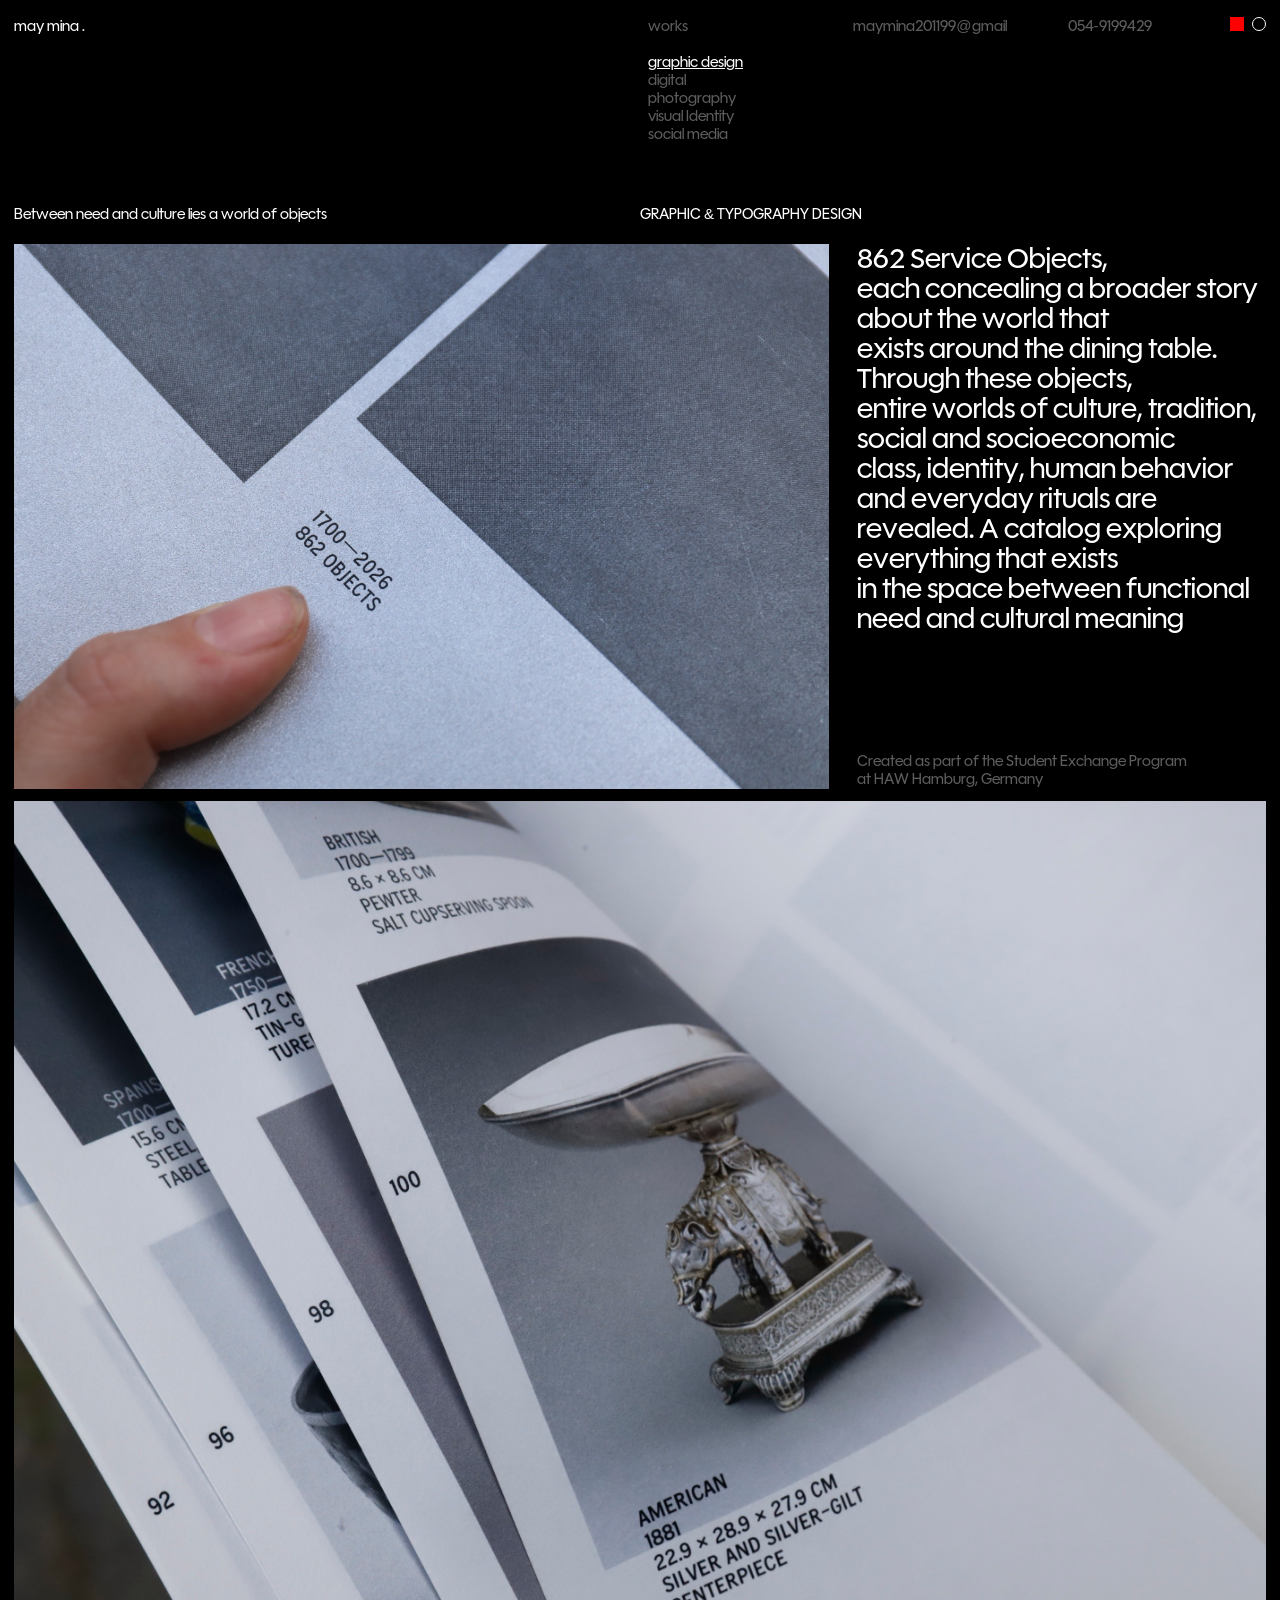
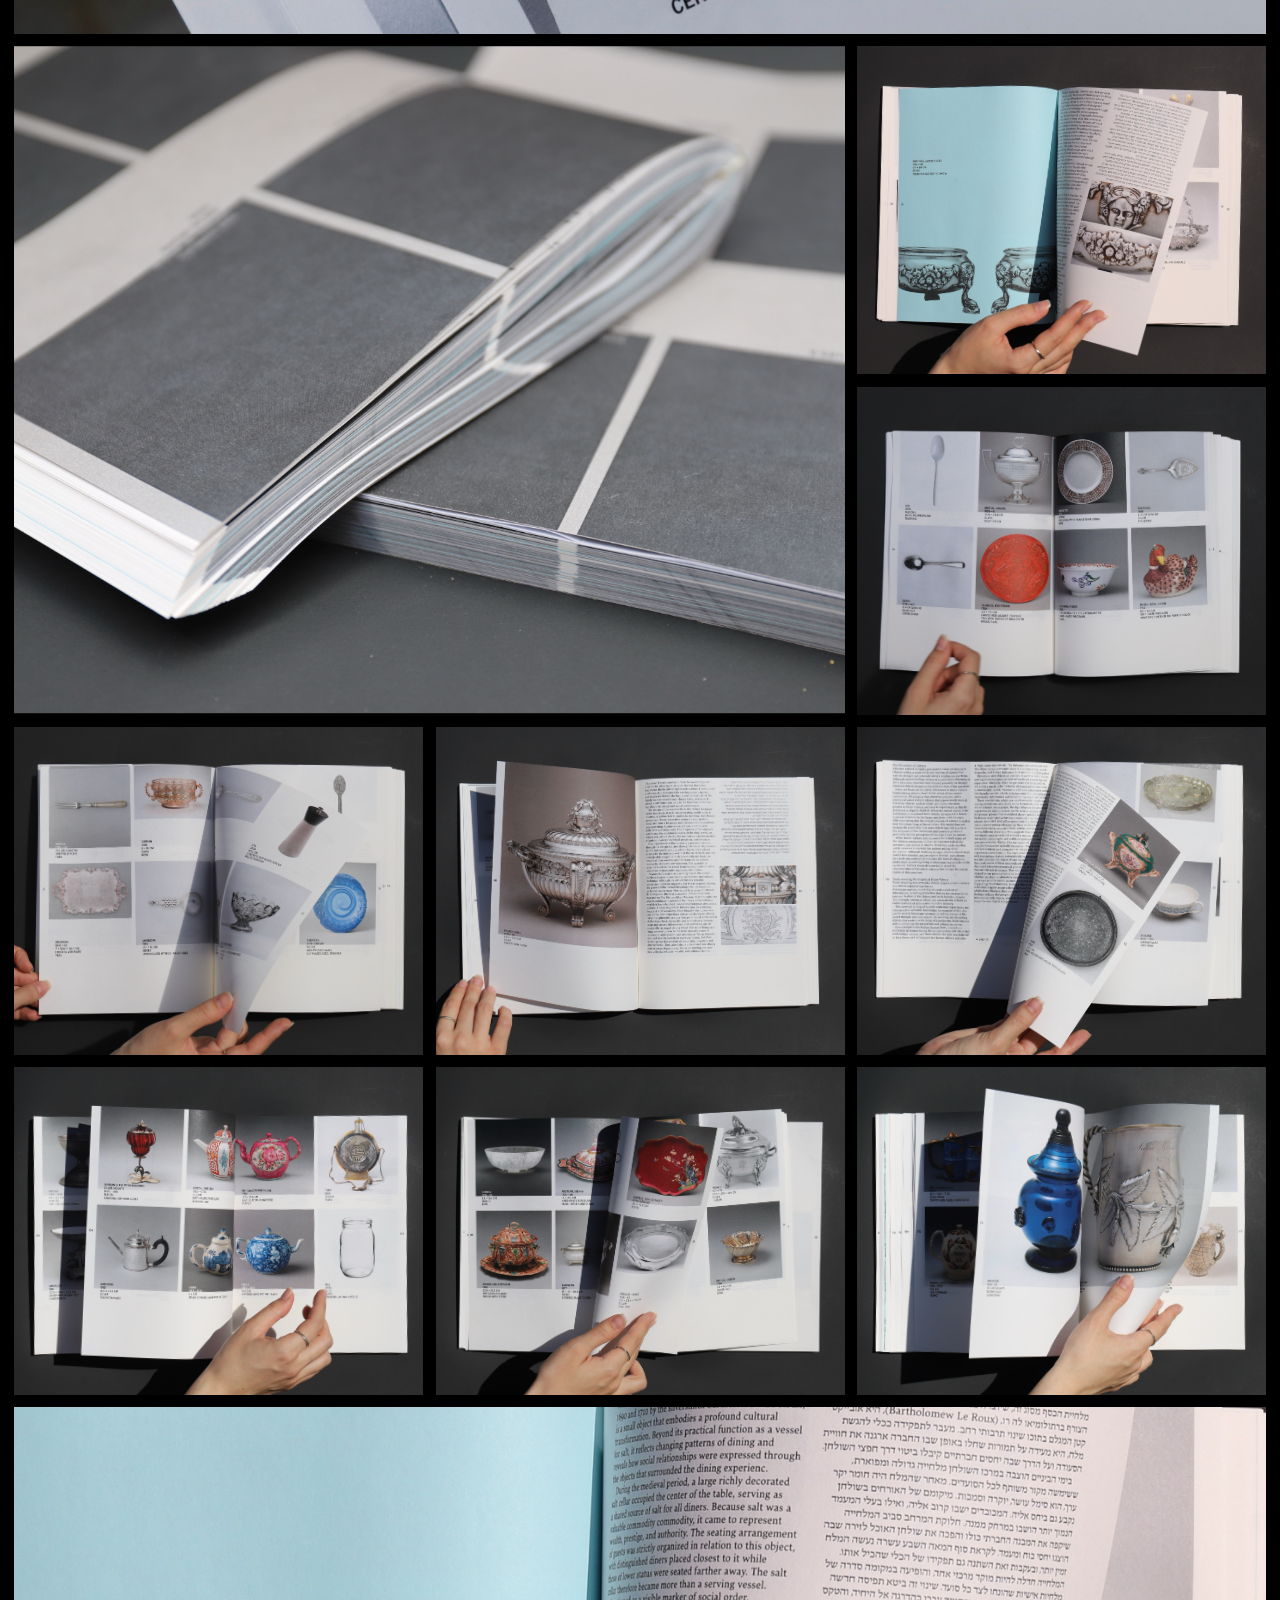
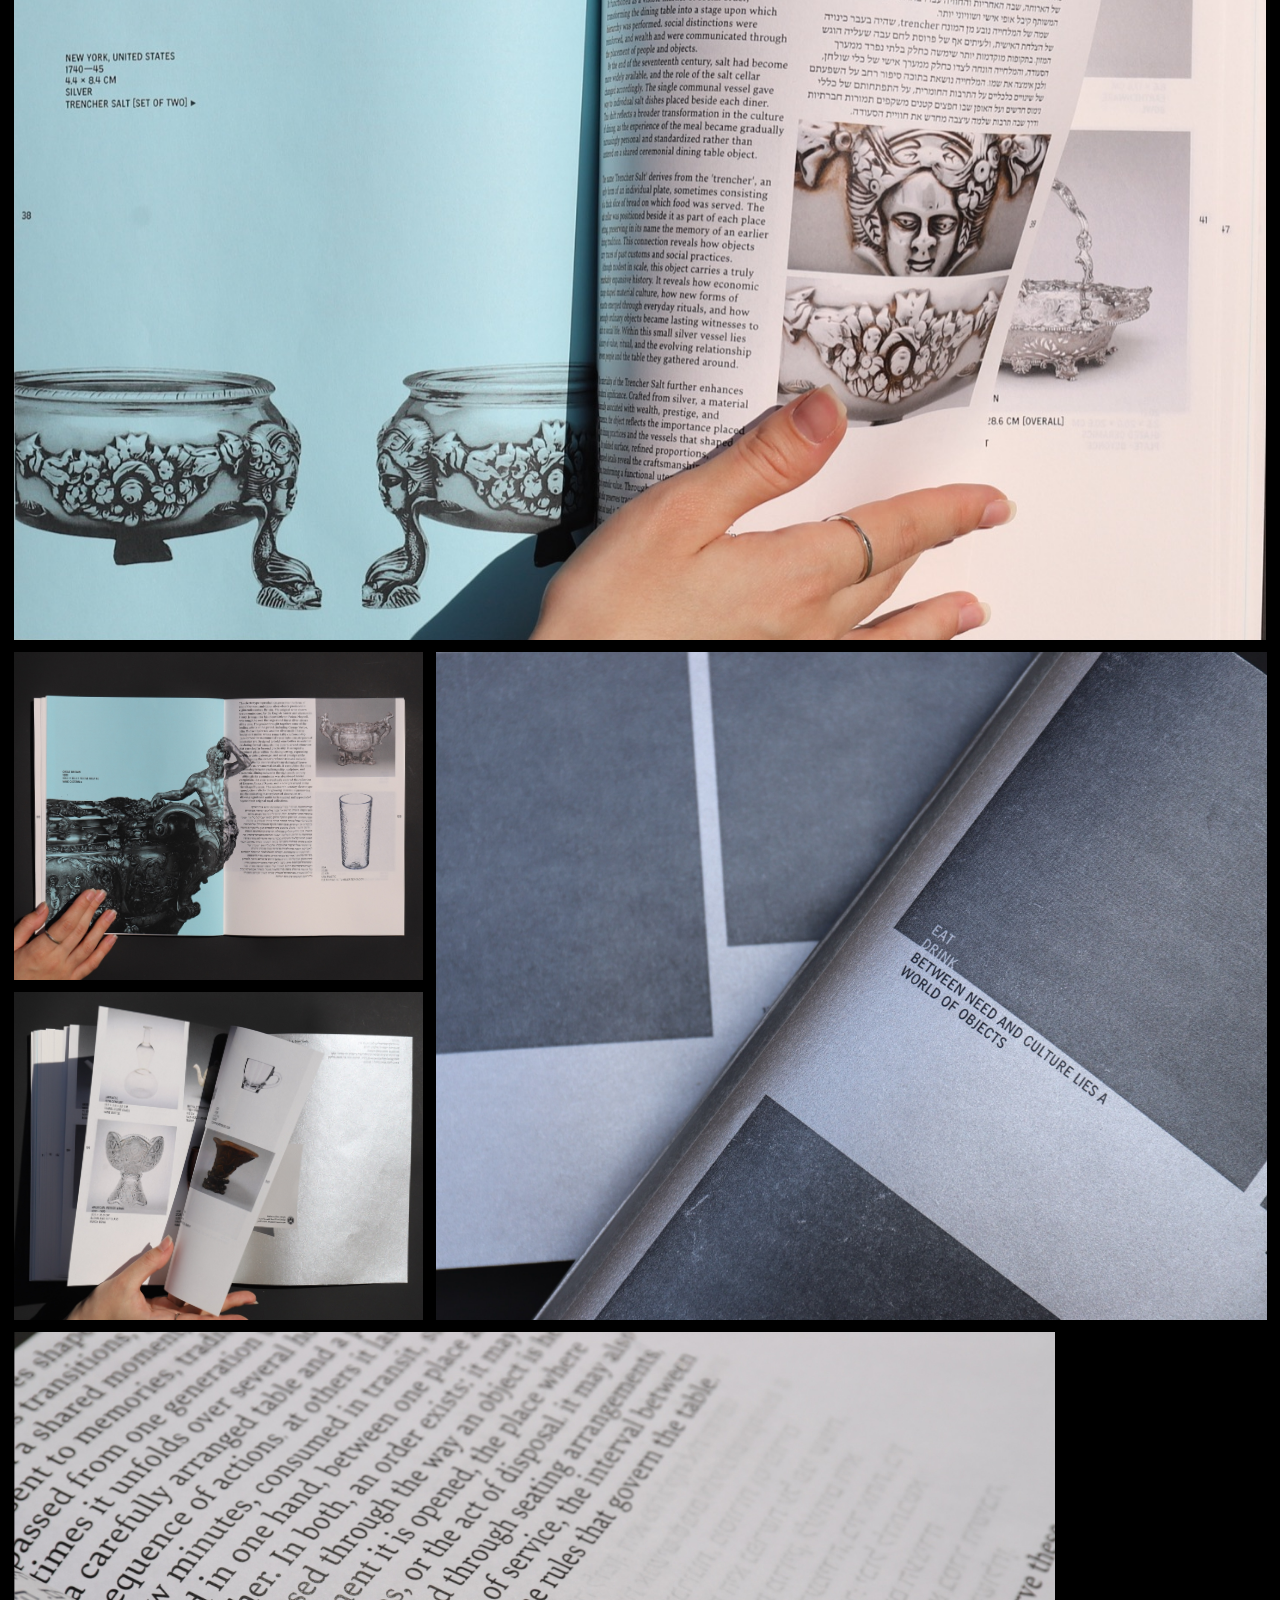
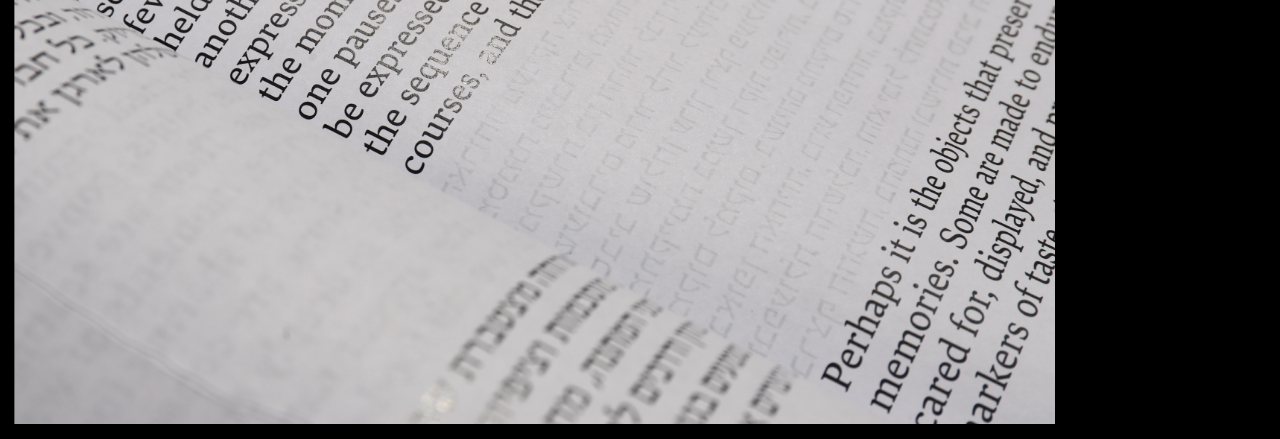
<file: eat-and-drink.html>
<!DOCTYPE html>
<html lang="en" dir="ltr">
<head>
  <meta charset="UTF-8">
  <meta name="viewport" content="width=device-width, initial-scale=1">
  <title>May Mina | eat and drink</title>
  <link rel="stylesheet" href="styles.css?v=20261129p">
</head>
<body class="home-page">
  <!--
    עמוד פרויקט. כל עמודי הפרויקטים בנויים באותה צורה:
    החלק העליון כמו בעמוד הבית (התפריט שקוף יותר), שורה עם שם הפרויקט ו-IMAGES,
    דימוי גדול משמאל וטקסט מימין, ומתחת שאר הדימויים בגריד של 6 עמודות (כמו בפיגמה):
    כל דימוי הוא tile, והסוג שלו (full / big / small / wide ...) קובע כמה עמודות הוא תופס.
    הדימויים של הפרויקט נמצאים בתיקייה images/projects/eat-and-drink.
  -->
  <header class="home-header">
    <!-- השם מוביל חזרה לעמוד הבית -->
    <h1 class="home-name"><a class="home-name__link" href="index.html?v=20261129p">may mina .</a></h1>

    <a class="home-process-link" href="process.html?v=20261129p" aria-label="process" title="process"></a>

    <!-- זמני: ריבוע אדום שמוביל לעמוד הניהול (נוריד אותו כשהאתר יהיה מוכן) -->

    <a class="admin-link" href="covers.html?v=20261129p" aria-label="ניהול" title="ניהול"></a>

    <!-- התפריט: הקטגוריה של הפרויקט לבנה עם קו תחתון, השאר באפור. כל קטגוריה מובילה לעמוד הבית, מסונן לפיה -->
    <nav class="home-menu project-menu">
      <a class="home-menu__label" href="index.html?v=20261129p">works</a>
      <ul class="home-menu__list">
        <li><a class="home-menu__item--current" href="index.html?v=20261129p&category=graphic-design">graphic design</a></li>
        <li><a href="index.html?v=20261129p&category=digital">digital</a></li>
        <li><a href="index.html?v=20261129p&category=photography">photography</a></li>
        <li><a href="index.html?v=20261129p&category=visual-identity">visual Identity</a></li>
        <li><a href="index.html?v=20261129p&category=social-media">social media</a></li>
      </ul>
    </nav>

    <!-- שורת הפרויקט: שם הפרויקט ו-IMAGES, על הקו התחתון של החלק העליון -->
    <p class="project-meta project-meta--title">Between need and culture lies a world of objects</p>
    <p class="project-meta project-meta--field">GRAPHIC &amp; TYPOGRAPHY DESIGN</p>
    <!-- פרטי הקשר באפור, למעלה מימין (כמו בפיגמה) -->
    <a class="project-contact project-contact--email" href="mailto:maymina201199@gmail.com">maymina201199@gmail</a>
    <a class="project-contact project-contact--phone" href="tel:+972549199429">054-9199429</a>
  </header>

  <main class="project-page">
    <!-- הפתיחה: דימוי גדול משמאל וטקסט מימין -->
    <section class="project-intro">
      <div class="project-intro__frame"><img class="project-intro__image" src="images/projects/eat-and-drink/00-cover.jpg?v=20261129p" alt="eat and drink" style="--dx: -9.29%; --dy: 9.03%; --zoom: 1.207"></div>
      <p class="project-intro__description">
        862 Service Objects,<br>
        each concealing a broader story about the world that exists around the dining table. Through these objects, entire worlds of culture, tradition, social and socioeconomic class, identity, human behavior<br>
        and everyday rituals are revealed. A catalog exploring everything that exists in the space between functional need and cultural meaning
        <span class="project-intro__credit">Created as part of the Student Exchange Program<br>at HAW Hamburg, Germany</span>
      </p>
    </section>

    <!-- שאר הדימויים של הפרויקט -->
    <section class="project-images">
      <figure class="tile tile--full"><img class="project-images__image" src="images/projects/eat-and-drink/01.jpg?v=20261129p" alt="" loading="lazy"></figure>
      <figure class="tile tile--big"><img class="project-images__image" src="images/projects/eat-and-drink/02.jpg?v=20261129p" alt="" loading="lazy" style="--dx: 4.84%; --dy: 0.0%"></figure>
      <figure class="tile tile--small"><img class="project-images__image" src="images/projects/eat-and-drink/03.jpg?v=20261129p" alt="" loading="lazy" style="--dx: 4.53%; --dy: -4.14%; --rot: 1.99deg; --zoom: 1.192"></figure>
      <figure class="tile tile--small"><img class="project-images__image" src="images/projects/eat-and-drink/04.jpg?v=20261129p" alt="" loading="lazy" style="--dx: 9.96%; --dy: -0.14%; --zoom: 1.242"></figure>
      <figure class="tile tile--small"><img class="project-images__image" src="images/projects/eat-and-drink/05.jpg?v=20261129p" alt="" loading="lazy" style="--dx: 3.43%; --dy: -7.1%; --rot: 0.62deg; --zoom: 1.321"></figure>
      <figure class="tile tile--small"><img class="project-images__image" src="images/projects/eat-and-drink/06.jpg?v=20261129p" alt="" loading="lazy" style="--dx: 0.44%; --dy: 3.18%; --zoom: 1.245"></figure>
      <figure class="tile tile--small"><img class="project-images__image" src="images/projects/eat-and-drink/07.jpg?v=20261129p" alt="" loading="lazy" style="--dx: 7.08%; --dy: -0.14%; --rot: 1.55deg; --zoom: 1.29"></figure>
      <figure class="tile tile--small"><img class="project-images__image" src="images/projects/eat-and-drink/09.jpg?v=20261129p" alt="" loading="lazy" style="--dx: 8.08%; --dy: -4.01%; --rot: 2.15deg; --zoom: 1.387"></figure>
      <figure class="tile tile--small"><img class="project-images__image" src="images/projects/eat-and-drink/08.jpg?v=20261129p" alt="" loading="lazy" style="--dx: -4.2%; --dy: -0.69%; --zoom: 1.323"></figure>
      <figure class="tile tile--small"><img class="project-images__image" src="images/projects/eat-and-drink/10.jpg?v=20261129p" alt="" loading="lazy" style="--dx: 6.26%; --dy: 3.44%; --rot: -1.26deg; --zoom: 1.323"></figure>
      <figure class="tile tile--full"><img class="project-images__image" src="images/projects/eat-and-drink/13.jpg?v=20261129p" alt="" loading="lazy" style="--dx: 1.22%; --dy: 4.63%; --zoom: 1.92"></figure>
      <figure class="tile tile--big-right"><img class="project-images__image" src="images/projects/eat-and-drink/14.jpg?v=20261129p" alt="" loading="lazy" style="--dx: -12.53%; --dy: -1.69%; --zoom: 1.045"></figure>
      <figure class="tile tile--small-left"><img class="project-images__image" src="images/projects/eat-and-drink/11.jpg?v=20261129p" alt="" loading="lazy" style="--dx: 3.78%; --dy: 1.72%; --rot: 0.59deg; --zoom: 1.274"></figure>
      <figure class="tile tile--small-left"><img class="project-images__image" src="images/projects/eat-and-drink/12.jpg?v=20261129p" alt="" loading="lazy" style="--dx: 6.31%; --dy: 7.6%; --rot: 0.82deg; --zoom: 1.328"></figure>
      <figure class="tile tile--wide"><img class="project-images__image" src="images/projects/eat-and-drink/15.jpg?v=20261129p" alt="" loading="lazy"></figure>
    </section>
  </main>

  <!-- המפה הקטנה של העמוד שמופיעה כשגוללים -->
  <script src="grid.js?v=20261129p"></script>
  <script src="project.js?v=20261129p"></script>
  <script src="copy.js?v=20261129p"></script>
  <script src="idle.js?v=20261129p"></script>
</body>
</html>
</file>
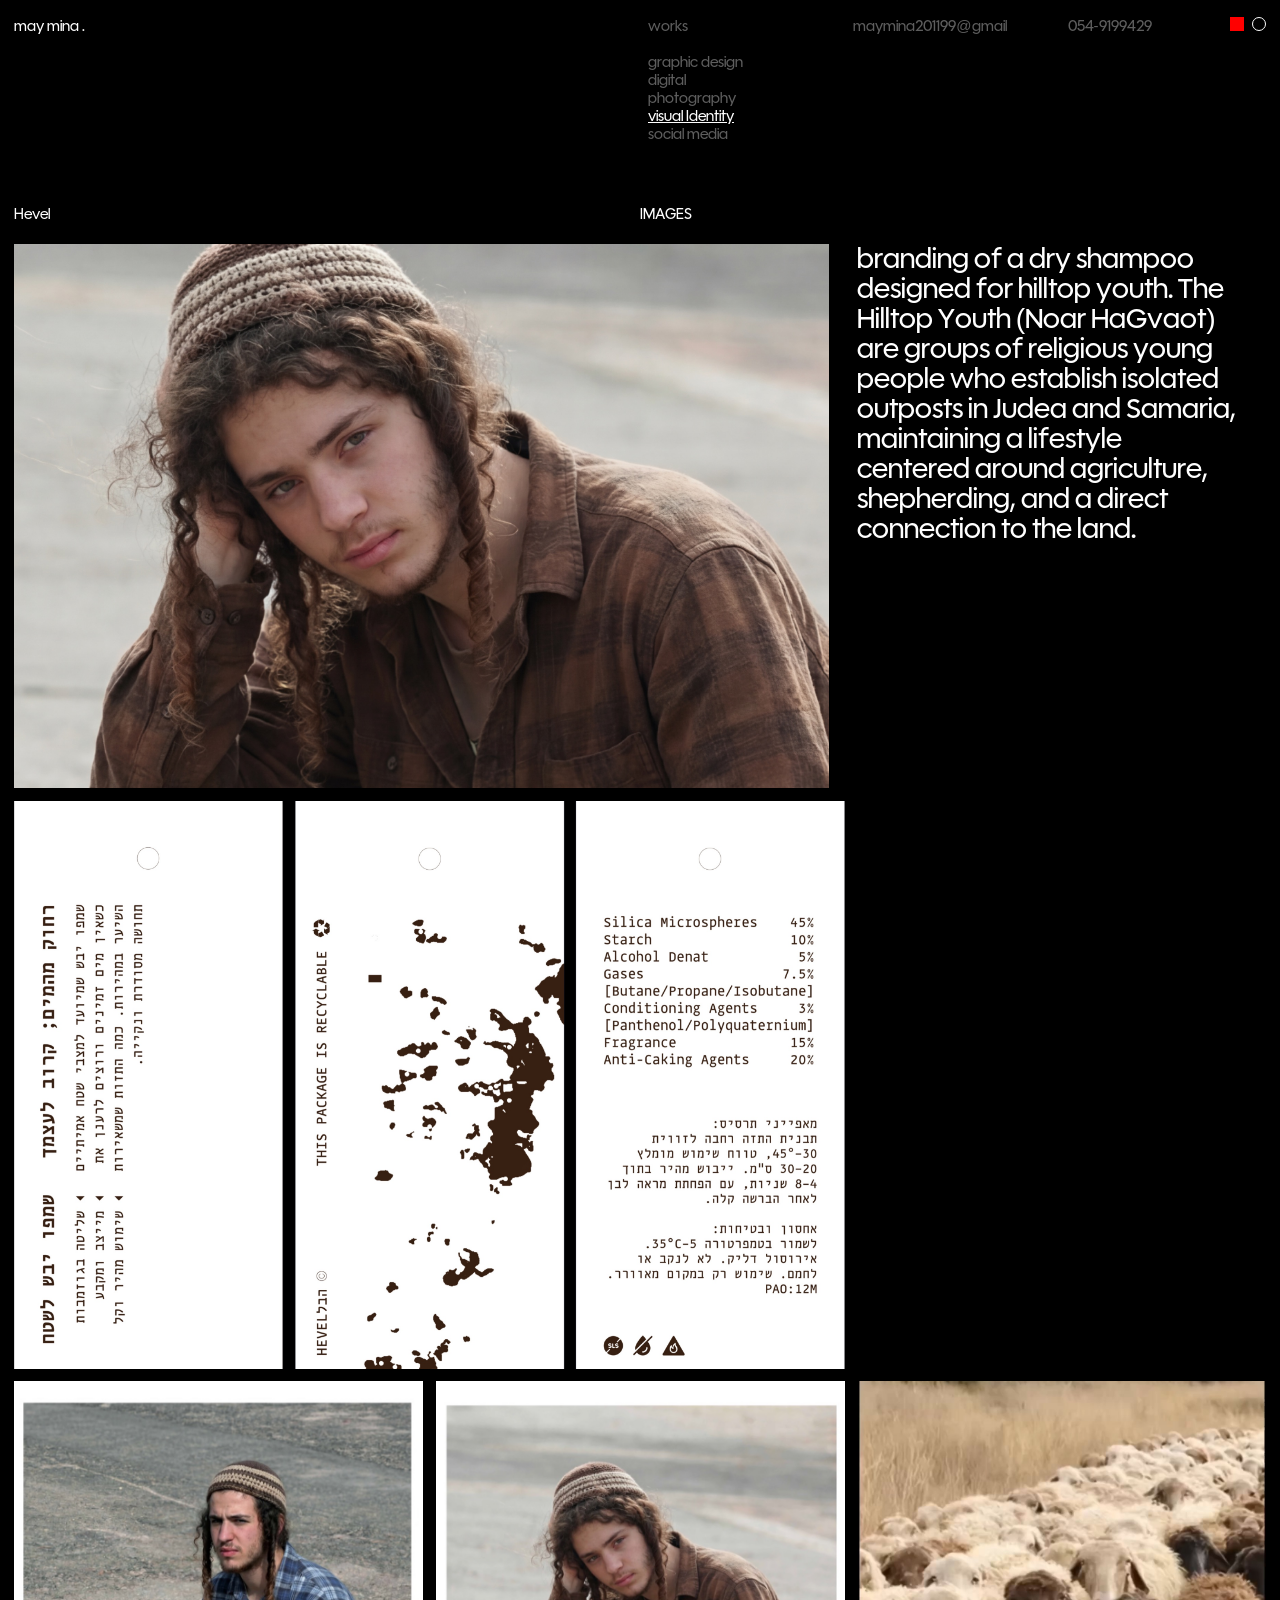
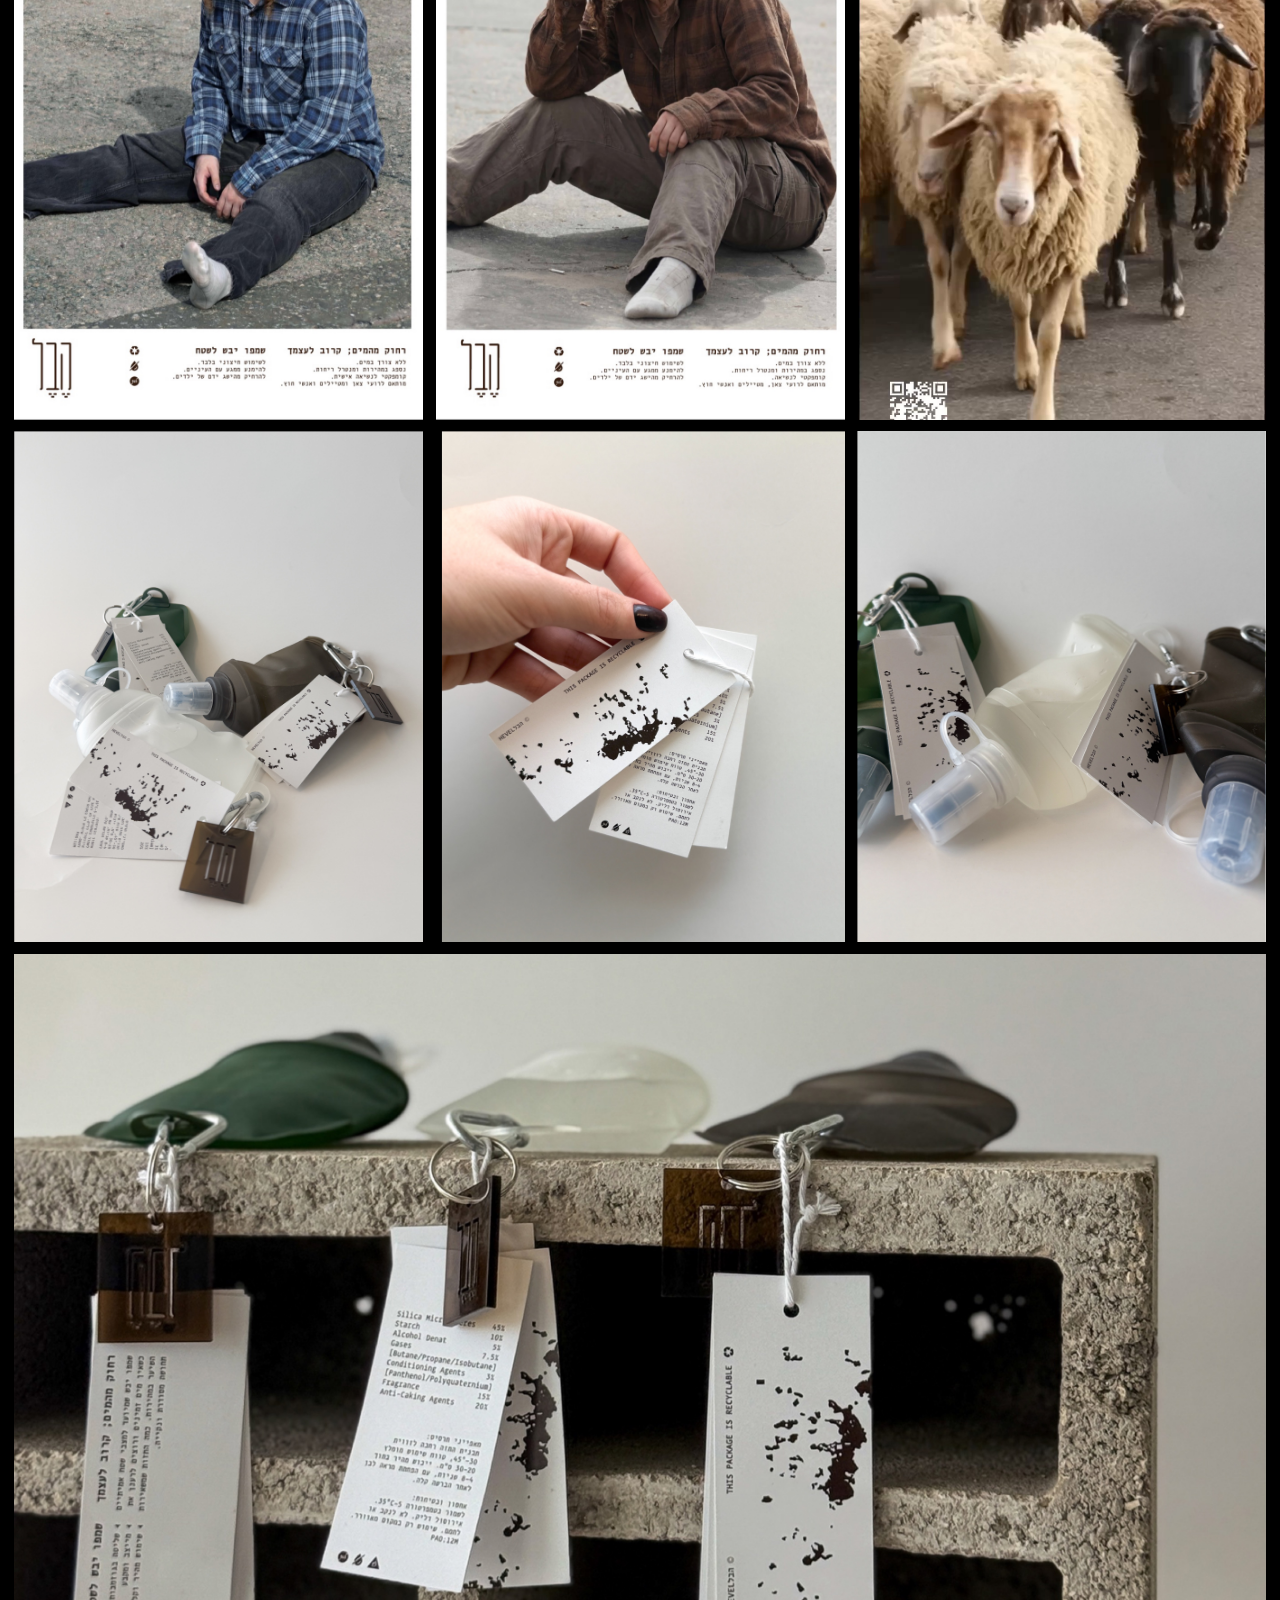
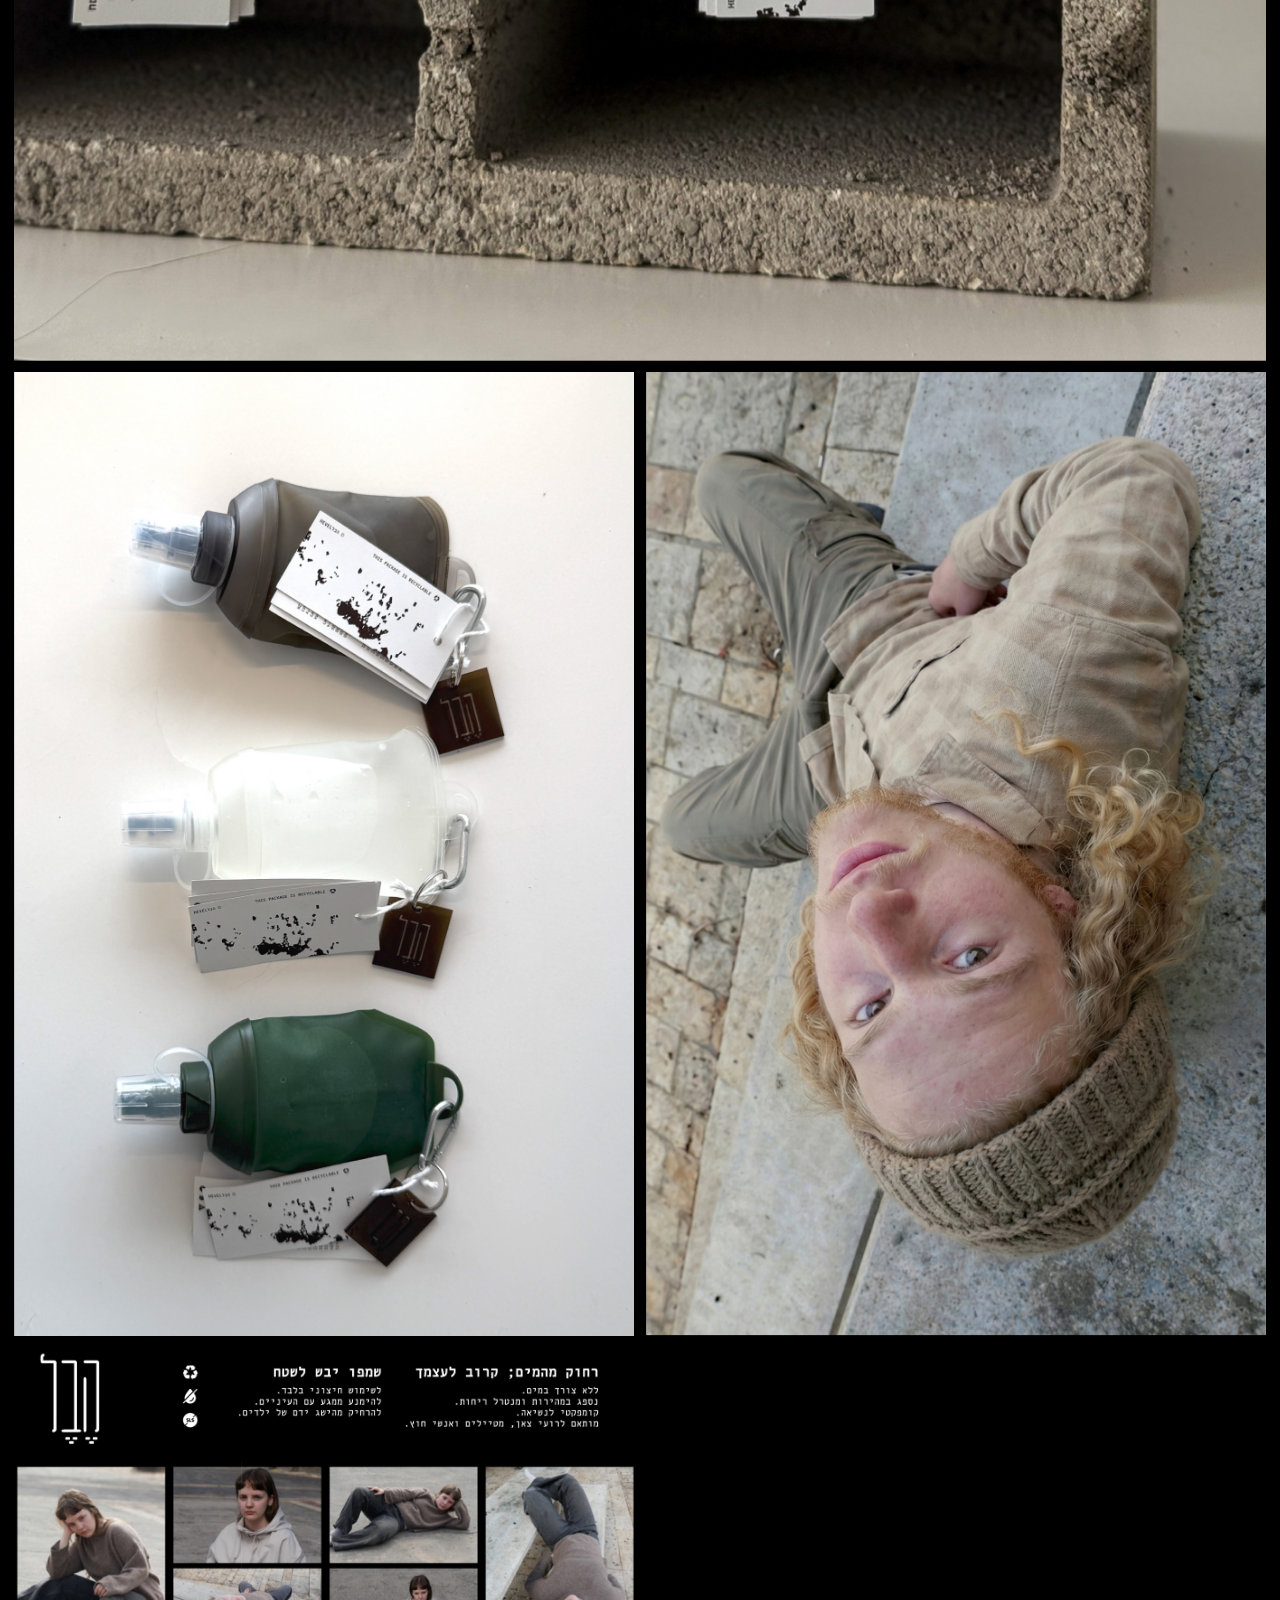
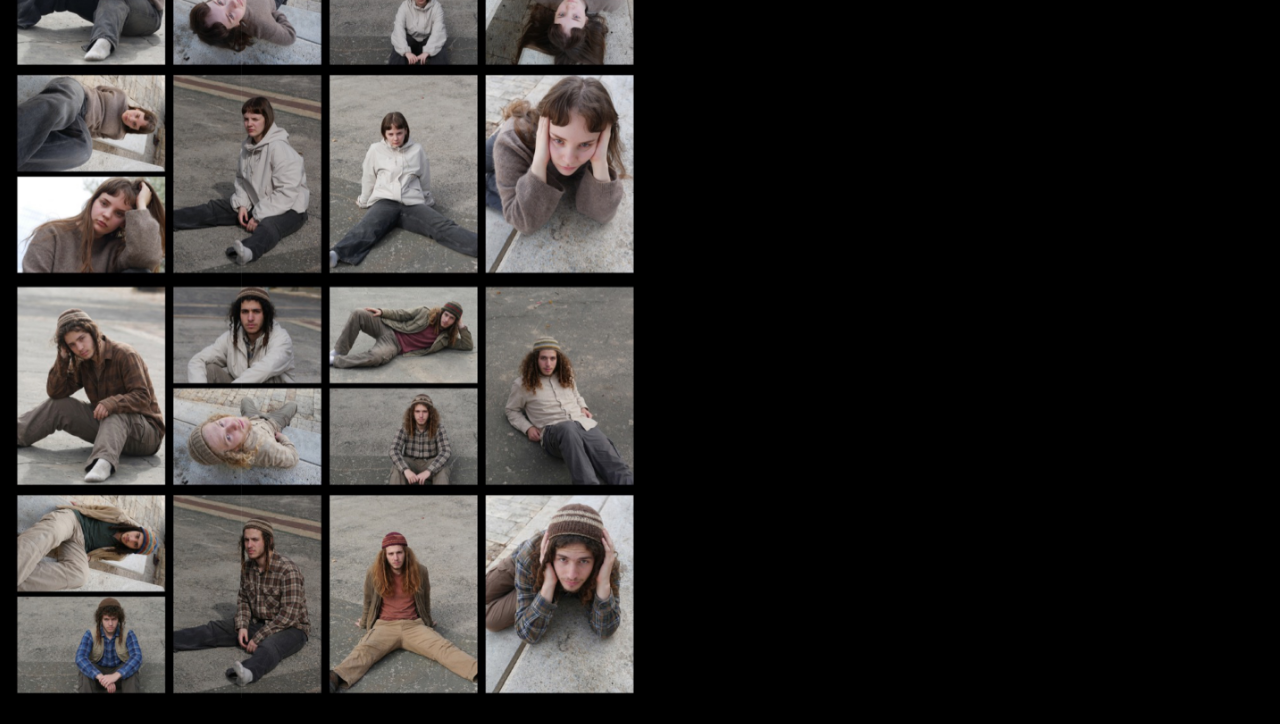
<file: hevel.html>
<!DOCTYPE html>
<html lang="en" dir="ltr">
<head>
  <meta charset="UTF-8">
  <meta name="viewport" content="width=device-width, initial-scale=1">
  <title>May Mina | Hevel</title>
  <link rel="stylesheet" href="styles.css?v=20261129p">
</head>
<body class="home-page">
  <!--
    עמוד פרויקט. כל עמודי הפרויקטים בנויים באותה צורה:
    החלק העליון כמו בעמוד הבית (התפריט שקוף יותר), שורה עם שם הפרויקט ו-IMAGES,
    דימוי גדול משמאל וטקסט מימין, ומתחת שאר הדימויים בגריד של 6 עמודות (כמו בפיגמה):
    כל דימוי הוא tile, והסוג שלו (full / big / small / wide ...) קובע כמה עמודות הוא תופס.
    הדימויים של הפרויקט נמצאים בתיקייה images/projects/hevel.
  -->
  <header class="home-header">
    <!-- השם מוביל חזרה לעמוד הבית -->
    <h1 class="home-name"><a class="home-name__link" href="index.html?v=20261129p">may mina .</a></h1>

    <a class="home-process-link" href="process.html?v=20261129p" aria-label="process" title="process"></a>

    <!-- זמני: ריבוע אדום שמוביל לעמוד הניהול (נוריד אותו כשהאתר יהיה מוכן) -->

    <a class="admin-link" href="covers.html?v=20261129p" aria-label="ניהול" title="ניהול"></a>

    <!-- התפריט: הקטגוריה של הפרויקט לבנה עם קו תחתון, השאר באפור. כל קטגוריה מובילה לעמוד הבית, מסונן לפיה -->
    <nav class="home-menu project-menu">
      <a class="home-menu__label" href="index.html?v=20261129p">works</a>
      <ul class="home-menu__list">
        <li><a href="index.html?v=20261129p&category=graphic-design">graphic design</a></li>
        <li><a href="index.html?v=20261129p&category=digital">digital</a></li>
        <li><a href="index.html?v=20261129p&category=photography">photography</a></li>
        <li><a class="home-menu__item--current" href="index.html?v=20261129p&category=visual-identity">visual Identity</a></li>
        <li><a href="index.html?v=20261129p&category=social-media">social media</a></li>
      </ul>
    </nav>

    <!-- שורת הפרויקט: שם הפרויקט ו-IMAGES, על הקו התחתון של החלק העליון -->
    <p class="project-meta project-meta--title">Hevel</p>
    <p class="project-meta project-meta--field">IMAGES</p>
    <!-- פרטי הקשר באפור, למעלה מימין (כמו בפיגמה) -->
    <a class="project-contact project-contact--email" href="mailto:maymina201199@gmail.com">maymina201199@gmail</a>
    <a class="project-contact project-contact--phone" href="tel:+972549199429">054-9199429</a>
  </header>

  <main class="project-page">
    <!-- הפתיחה: דימוי גדול משמאל וטקסט מימין -->
    <section class="project-intro">
      <img class="project-intro__image" src="images/projects/hevel/00-cover.jpg" alt="Hevel">
      <p class="project-intro__description">
        branding of a dry shampoo designed for hilltop youth. The Hilltop Youth (Noar HaGvaot) are groups of religious young people who establish isolated outposts in Judea and Samaria, maintaining a lifestyle centered around agriculture, shepherding, and a direct connection to the land.
      </p>
    </section>

    <!-- שאר הדימויים: כל דימוי במקום המדויק שלו בפיגמה (x, y, רוחב, גובה מתוך עמוד ברוחב 1440) -->
    <section class="project-images project-grid">
      <figure class="tile" data-span="4" data-shape="orig" data-ratio="1.4523" style="--span: 4; --ratio: 1.4523"><img class="project-images__image" src="images/projects/hevel/layout3-01.jpg" alt loading="lazy" style="--photo-ratio: 1.4523"></figure>
      <figure class="tile" data-span="2" data-shape="orig" data-ratio="0.6472" data-break="1" style="--span: 2; --ratio: 0.6472"><img class="project-images__image" src="images/projects/hevel/layout3-02.jpg" alt loading="lazy" style="--photo-ratio: 0.6472"></figure>
      <figure class="tile" data-span="2" data-shape="orig" data-ratio="0.6486" style="--span: 2; --ratio: 0.6486"><img class="project-images__image" src="images/projects/hevel/layout3-03.jpg" alt loading="lazy" style="--photo-ratio: 0.6486"></figure>
      <figure class="tile" data-span="2" data-shape="orig" data-ratio="0.5625" style="--span: 2; --ratio: 0.5625"><video class="project-images__image" src="images/projects/hevel/mood.mp4?s=1" poster="images/projects/hevel/mood-poster.jpg" autoplay muted loop playsinline aria-label="Hevel" style="--photo-ratio: 0.5625"></video></figure>
      <figure class="tile" data-span="2" data-shape="port" style="--span: 2"><img class="project-images__image" src="images/projects/hevel/layout3-11.jpg" alt loading="lazy" style="--photo-ratio: 0.8011"></figure>
      <figure class="tile" data-span="2" data-shape="port" style="--span: 2"><img class="project-images__image" src="images/projects/hevel/layout3-10.jpg" alt loading="lazy" style="--photo-ratio: 0.8004"></figure>
      <figure class="tile" data-span="2" data-shape="port" style="--span: 2"><img class="project-images__image" src="images/projects/hevel/layout3-09.jpg" alt loading="lazy" style="--photo-ratio: 0.8004; --dy: -0.02%"></figure>
      <figure class="tile" data-span="6" data-shape="land" style="--span: 6"><img class="project-images__image" src="images/projects/hevel/layout3-05.jpg" alt loading="lazy" style="--photo-ratio: 1.2518"></figure>
      <figure class="tile" data-span="3" data-shape="orig" data-ratio="0.6417" style="--span: 3; --ratio: 0.6417"><img class="project-images__image" src="images/projects/hevel/layout3-06.jpg" alt loading="lazy" style="--photo-ratio: 0.6417"></figure>
      <figure class="tile" data-span="3" data-shape="orig" data-ratio="0.6417" style="--span: 3; --ratio: 0.6417"><img class="project-images__image" src="images/projects/hevel/layout3-07.jpg" alt loading="lazy" style="--photo-ratio: 0.6417; --dy: -0.22%"></figure>
      <figure class="tile" data-span="3" data-shape="orig" data-ratio="6.1002" style="--span: 3; --ratio: 6.1002"><img class="project-images__image" src="images/projects/hevel/layout3-08.jpg" alt loading="lazy" style="--photo-ratio: 6.1002; --dx: 0.14%"></figure>
      <figure class="tile" data-span="3" data-shape="orig" data-ratio="0.7388" data-break="1" style="--span: 3; --ratio: 0.7388"><img class="project-images__image" src="images/projects/hevel/layout3-12.jpg" alt loading="lazy" style="--photo-ratio: 0.7388"></figure>
    </section>
  </main>

  <!-- המפה הקטנה של העמוד שמופיעה כשגוללים -->
  <script src="grid.js?v=20261129p"></script>
  <script src="project.js?v=20261129p"></script>
  <script src="copy.js?v=20261129p"></script>
  <script src="idle.js?v=20261129p"></script>
</body>
</html>
</file>
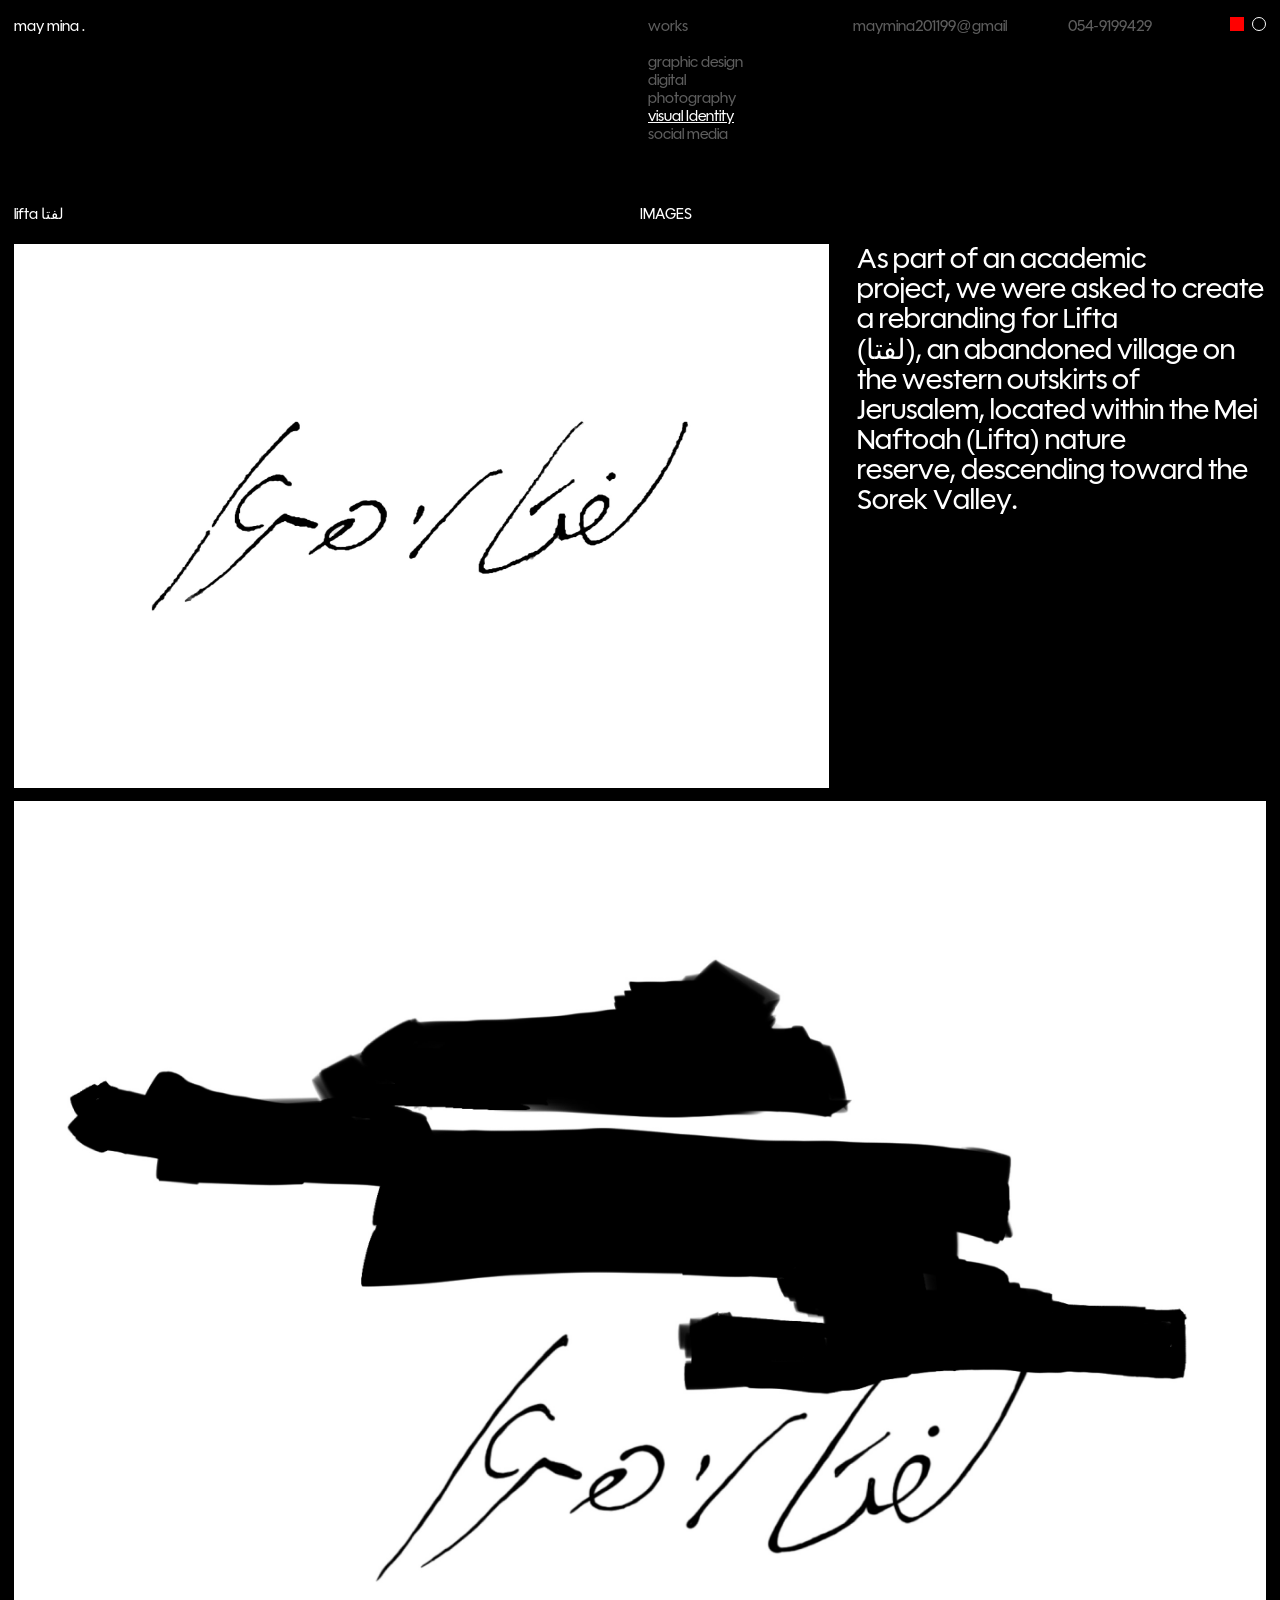
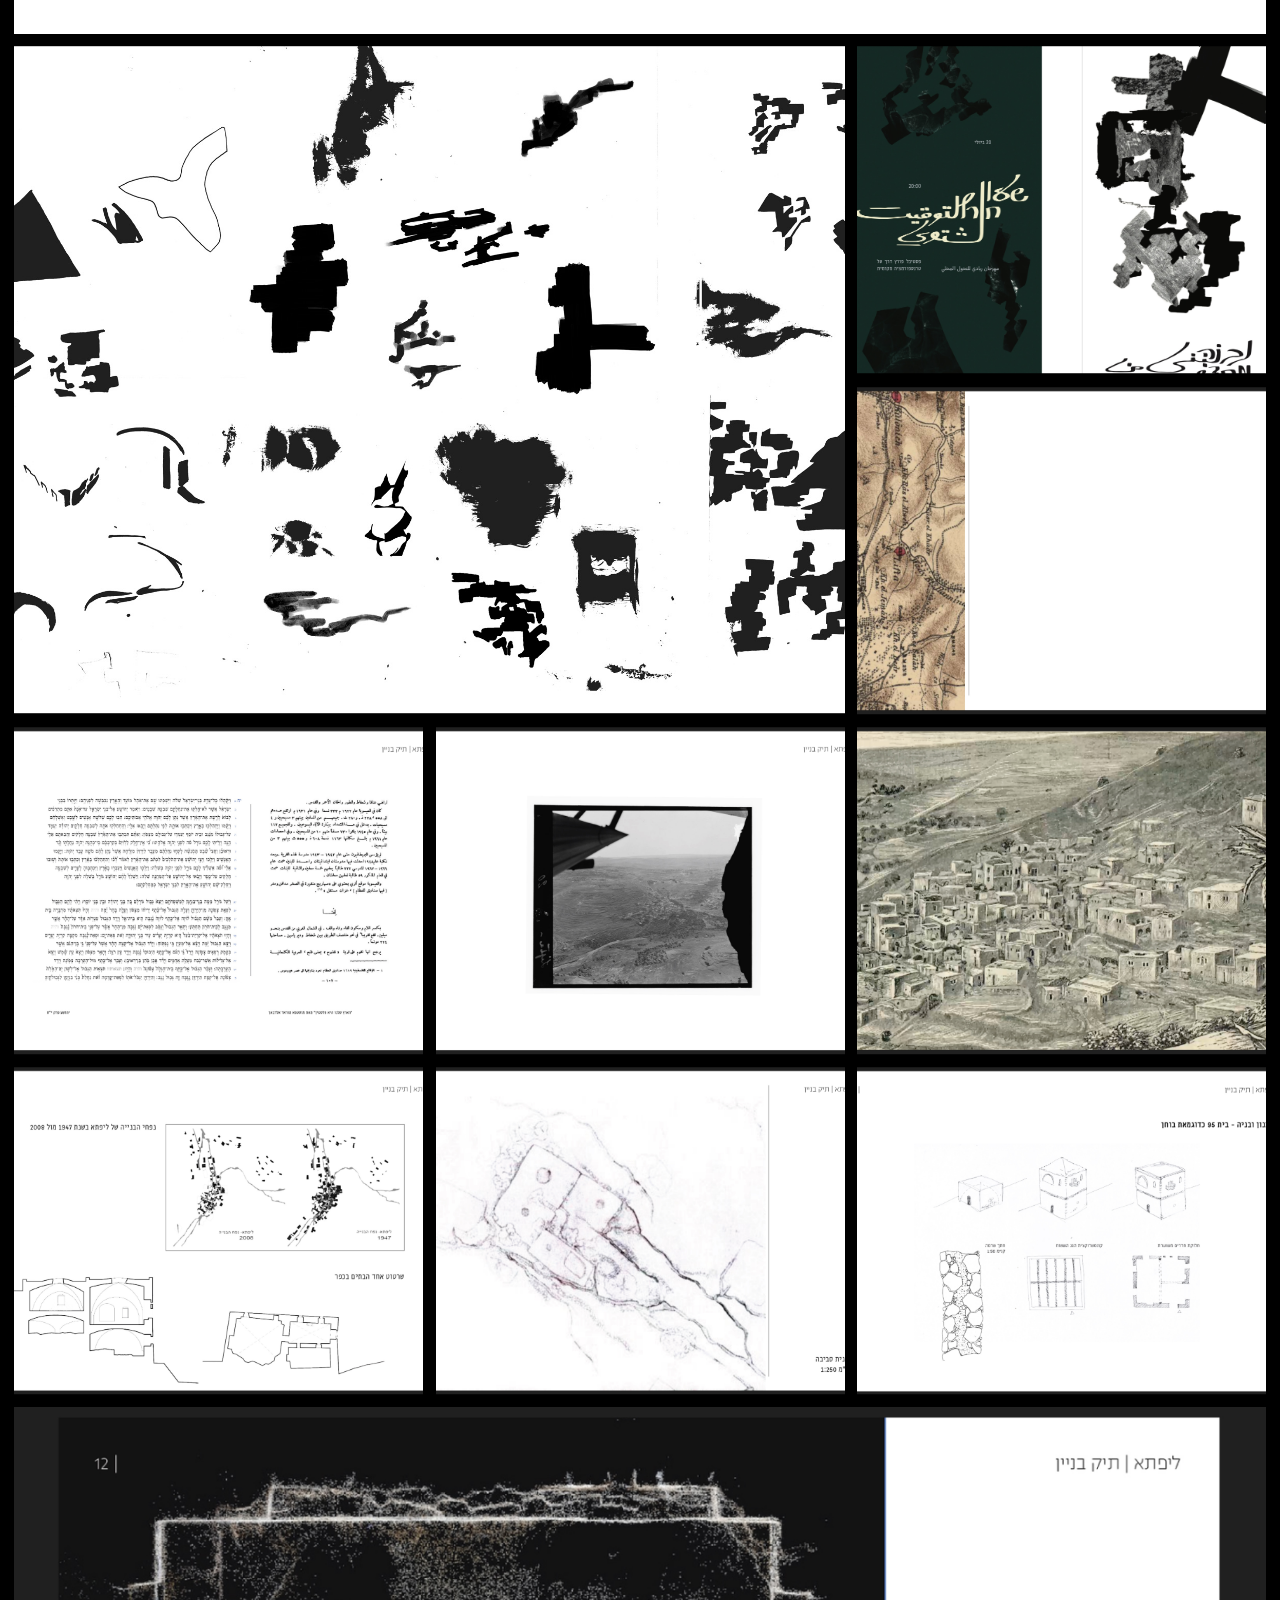
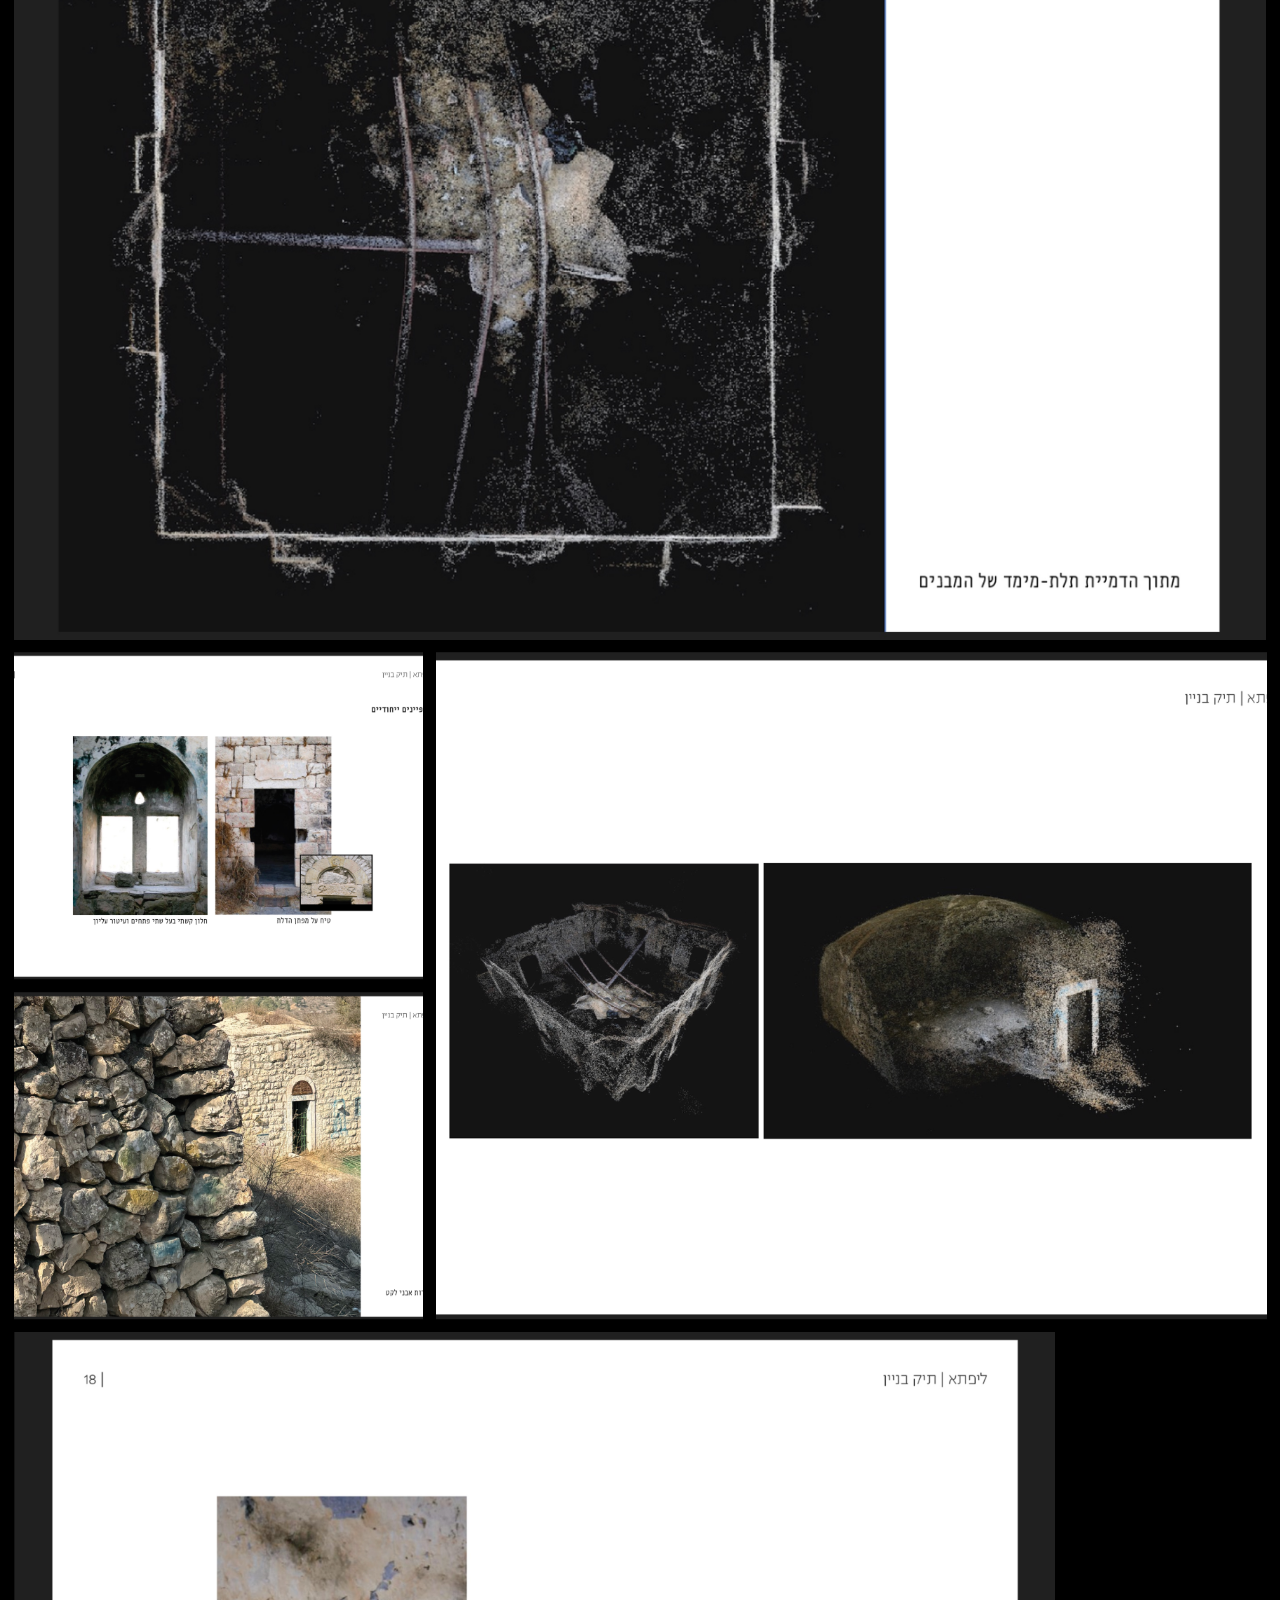
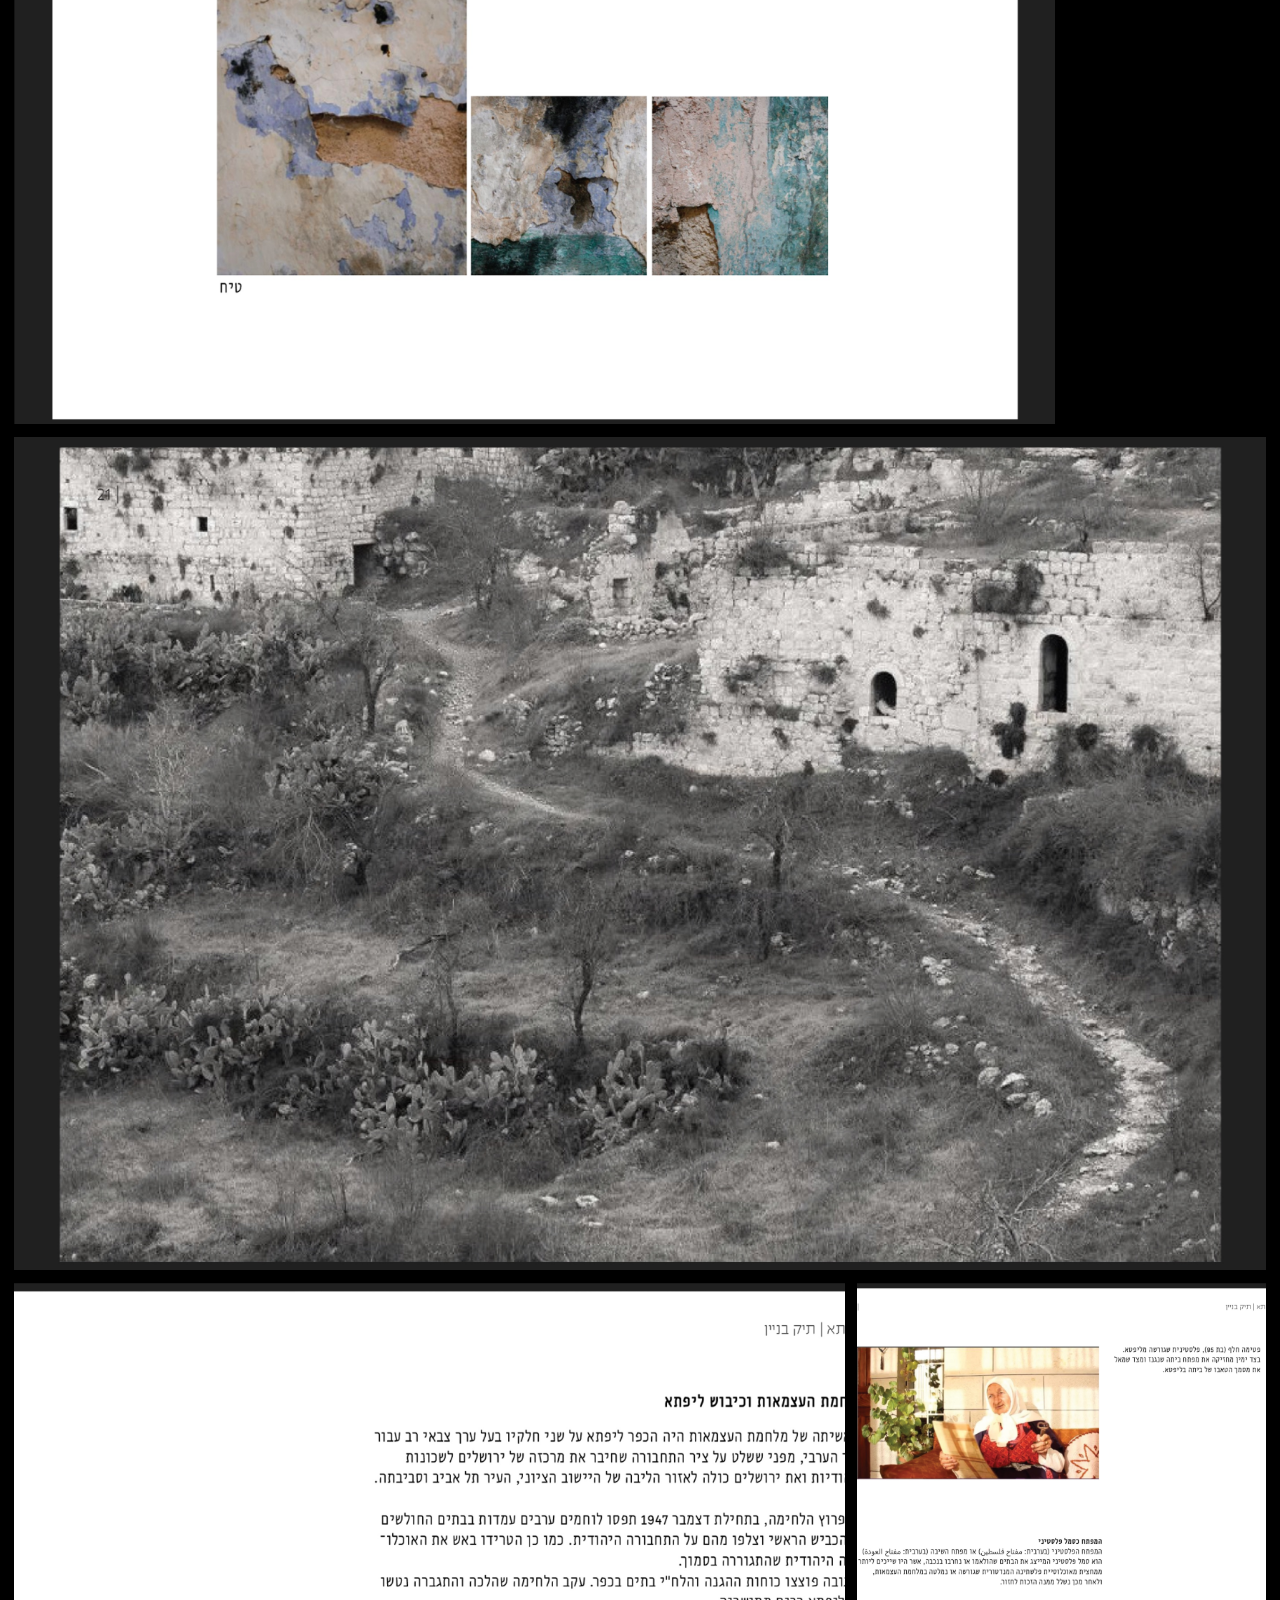
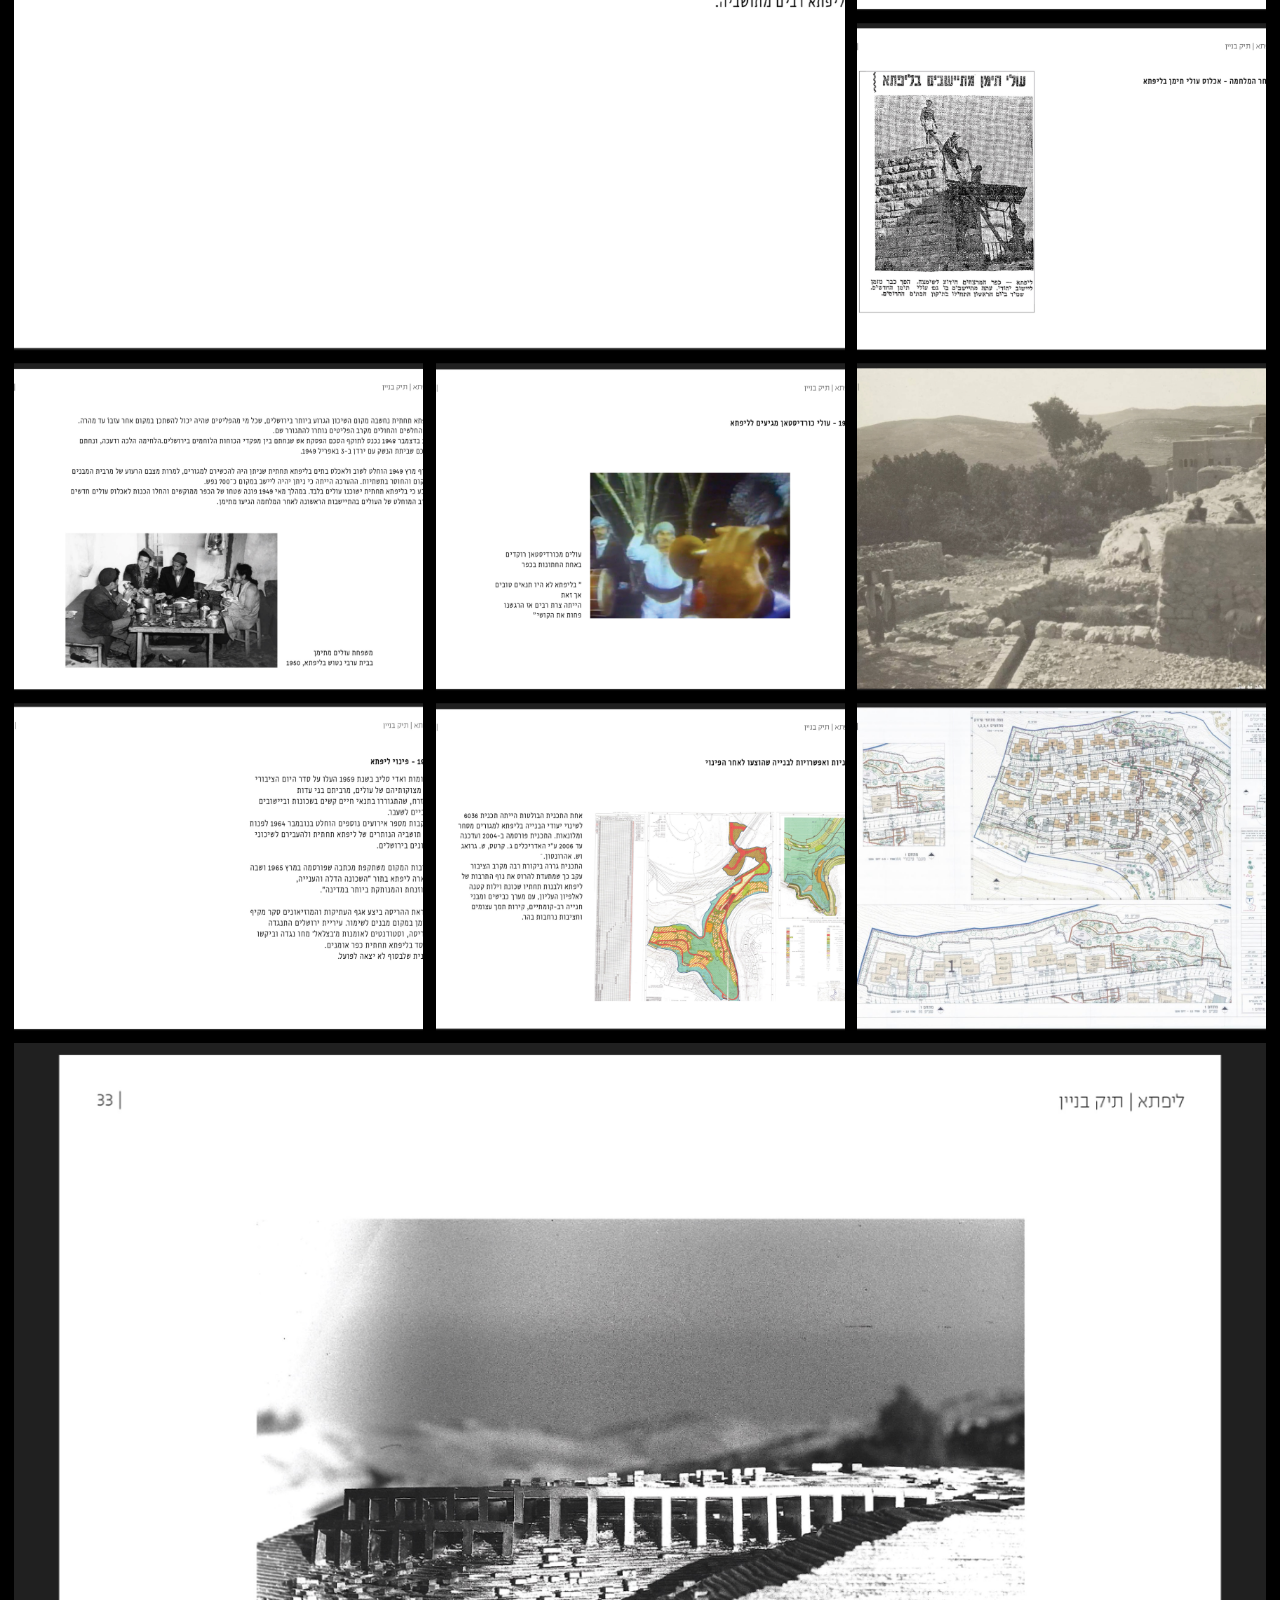
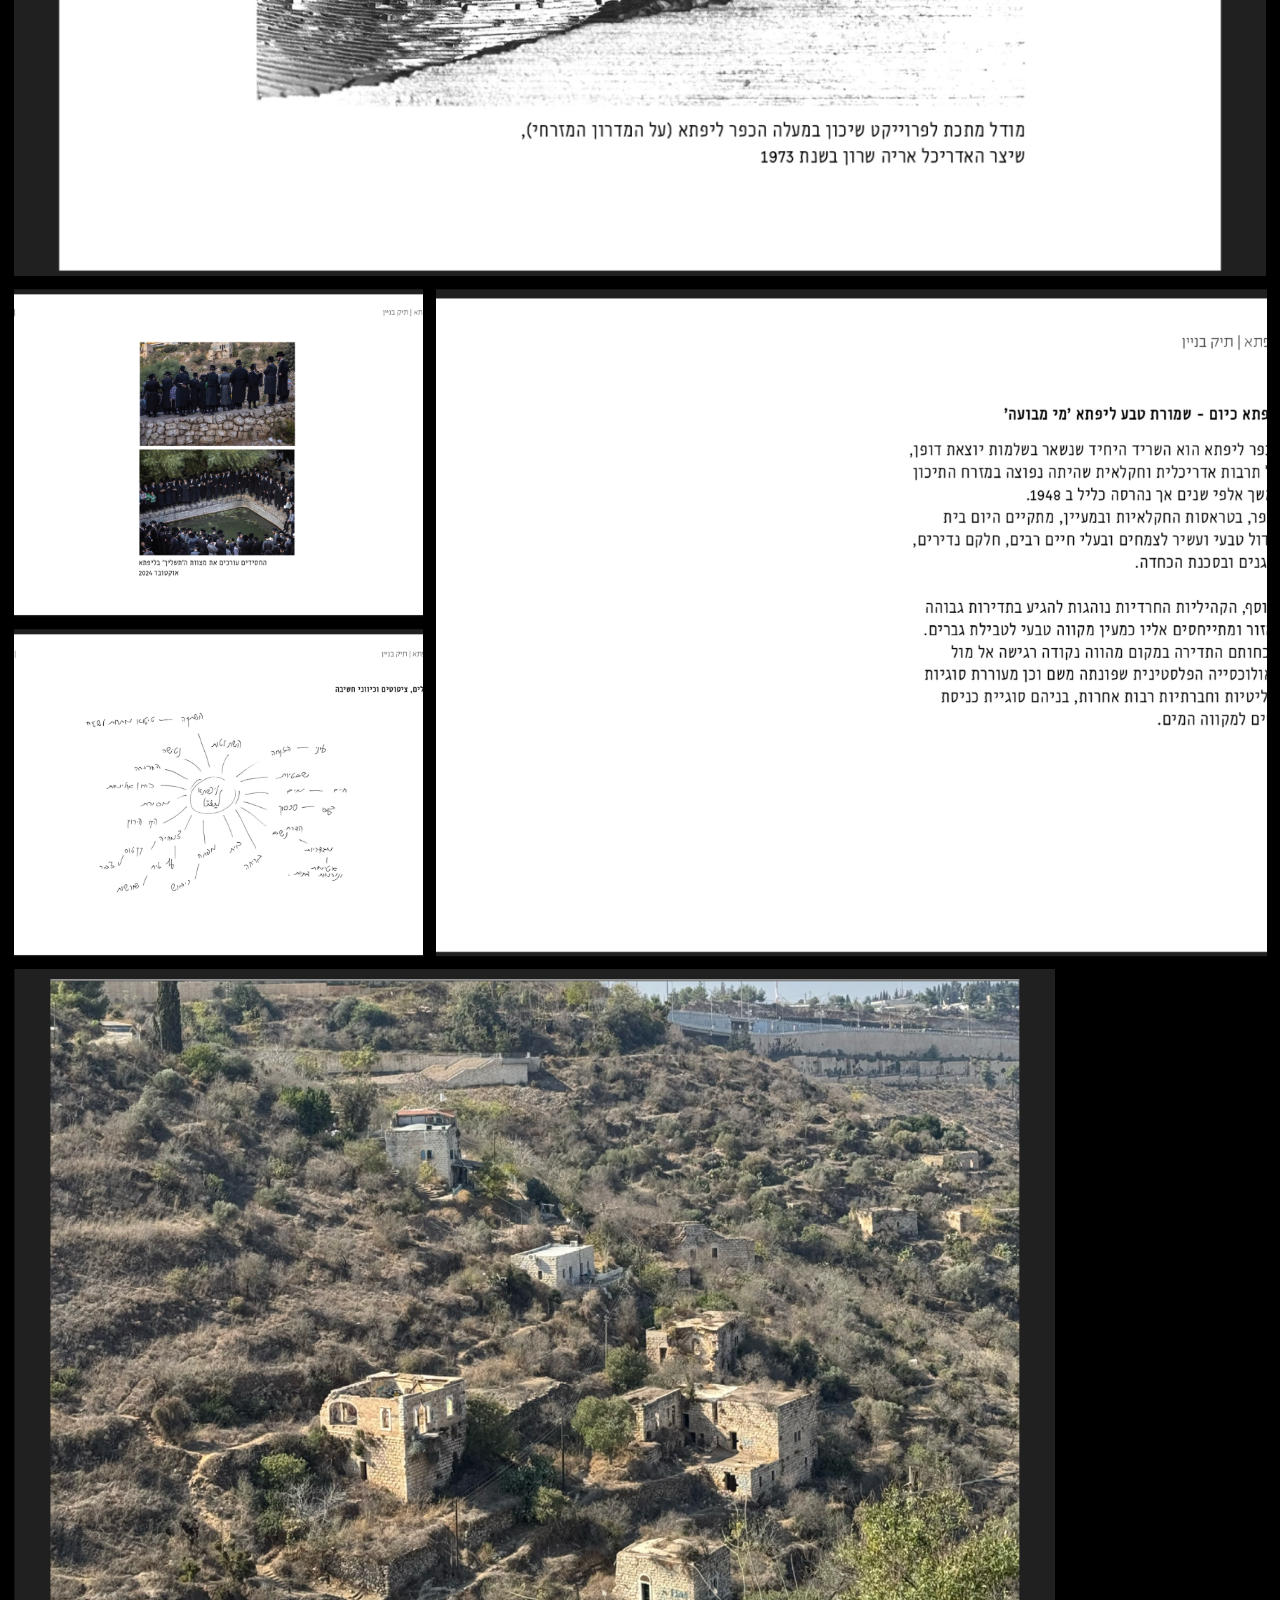
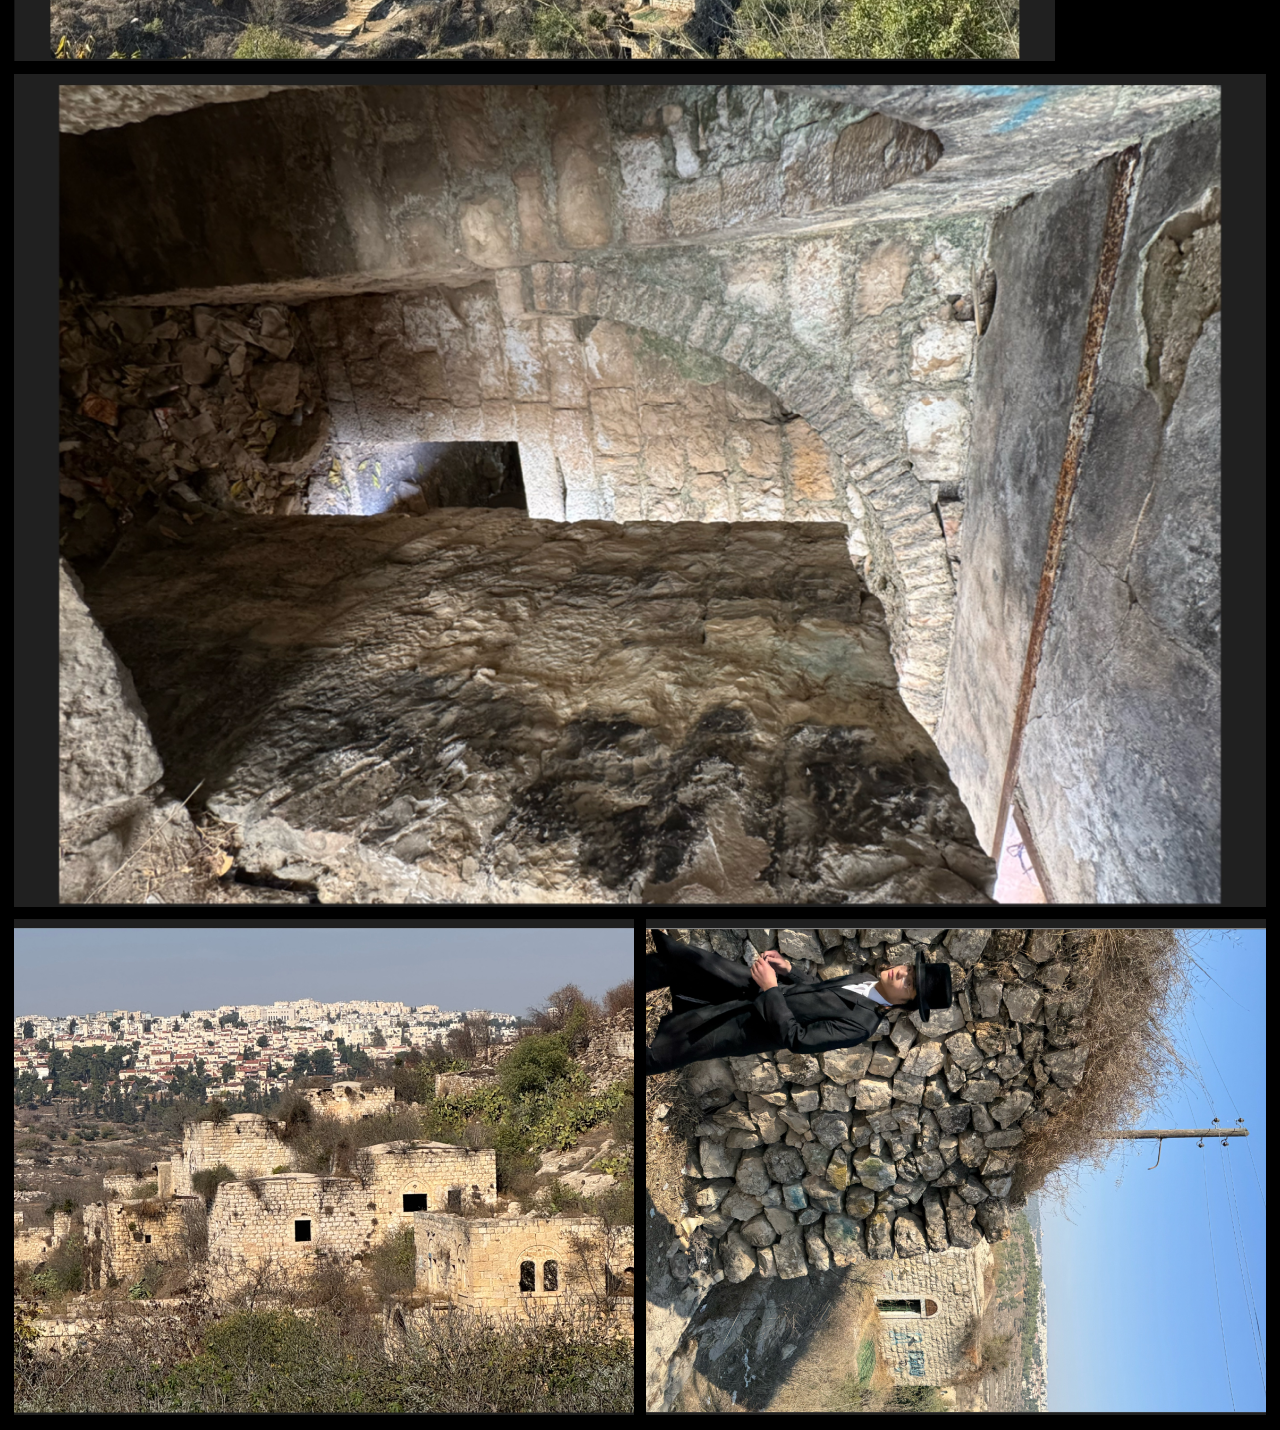
<file: lifta.html>
<!DOCTYPE html>
<html lang="en" dir="ltr">
<head>
  <meta charset="UTF-8">
  <meta name="viewport" content="width=device-width, initial-scale=1">
  <title>May Mina | lifta</title>
  <link rel="stylesheet" href="styles.css?v=20261129p">
</head>
<body class="home-page">
  <!--
    עמוד פרויקט. כל עמודי הפרויקטים בנויים באותה צורה:
    החלק העליון כמו בעמוד הבית (התפריט שקוף יותר), שורה עם שם הפרויקט ו-IMAGES,
    דימוי גדול משמאל וטקסט מימין, ומתחת שאר הדימויים בגריד של 6 עמודות (כמו בפיגמה):
    כל דימוי הוא tile, והסוג שלו (full / big / small / wide ...) קובע כמה עמודות הוא תופס.
    הדימויים של הפרויקט נמצאים בתיקייה images/projects/lifta.
  -->
  <header class="home-header">
    <!-- השם מוביל חזרה לעמוד הבית -->
    <h1 class="home-name"><a class="home-name__link" href="index.html?v=20261129p">may mina .</a></h1>

    <a class="home-process-link" href="process.html?v=20261129p" aria-label="process" title="process"></a>

    <!-- זמני: ריבוע אדום שמוביל לעמוד הניהול (נוריד אותו כשהאתר יהיה מוכן) -->

    <a class="admin-link" href="covers.html?v=20261129p" aria-label="ניהול" title="ניהול"></a>

    <!-- התפריט: הקטגוריה של הפרויקט לבנה עם קו תחתון, השאר באפור. כל קטגוריה מובילה לעמוד הבית, מסונן לפיה -->
    <nav class="home-menu project-menu">
      <a class="home-menu__label" href="index.html?v=20261129p">works</a>
      <ul class="home-menu__list">
        <li><a href="index.html?v=20261129p&category=graphic-design">graphic design</a></li>
        <li><a href="index.html?v=20261129p&category=digital">digital</a></li>
        <li><a href="index.html?v=20261129p&category=photography">photography</a></li>
        <li><a class="home-menu__item--current" href="index.html?v=20261129p&category=visual-identity">visual Identity</a></li>
        <li><a href="index.html?v=20261129p&category=social-media">social media</a></li>
      </ul>
    </nav>

    <!-- שורת הפרויקט: שם הפרויקט ו-IMAGES, על הקו התחתון של החלק העליון -->
    <p class="project-meta project-meta--title">lifta <span class="text-arabic" lang="ar">لفتا</span></p>
    <p class="project-meta project-meta--field">IMAGES</p>
    <!-- פרטי הקשר באפור, למעלה מימין (כמו בפיגמה) -->
    <a class="project-contact project-contact--email" href="mailto:maymina201199@gmail.com">maymina201199@gmail</a>
    <a class="project-contact project-contact--phone" href="tel:+972549199429">054-9199429</a>
  </header>

  <main class="project-page">
    <!-- הפתיחה: הדימוי שמופיע בעמוד הבית, גדול משמאל, וטקסט מימין -->
    <section class="project-intro">
      <img class="project-intro__image" src="images/projects/lifta/intro-cover.jpg" alt="lifta">
      <p class="project-intro__description">
        As part of an academic project, we were asked to create a rebranding for Lifta (<span class="text-arabic" lang="ar">لفتا</span>), an abandoned village on the western outskirts of Jerusalem, located within the Mei Naftoah (Lifta) nature reserve, descending toward the Sorek Valley.
      </p>
    </section>

    <!-- שאר הדימויים של הפרויקט -->
    <section class="project-images">
      <figure class="tile tile--full"><img class="project-images__image" src="images/projects/lifta/01.jpg" alt="" loading="lazy"></figure>
      <figure class="tile tile--big"><img class="project-images__image" src="images/projects/lifta/02.jpg" alt="" loading="lazy"></figure>
      <figure class="tile tile--small"><img class="project-images__image" src="images/projects/lifta/03.jpg" alt="" loading="lazy"></figure>
      <figure class="tile tile--small"><img class="project-images__image" src="images/projects/lifta/04.jpg" alt="" loading="lazy"></figure>
      <figure class="tile tile--small"><img class="project-images__image" src="images/projects/lifta/05.jpg" alt="" loading="lazy"></figure>
      <figure class="tile tile--small"><img class="project-images__image" src="images/projects/lifta/06.jpg" alt="" loading="lazy"></figure>
      <figure class="tile tile--small"><img class="project-images__image" src="images/projects/lifta/07.jpg" alt="" loading="lazy"></figure>
      <figure class="tile tile--small"><img class="project-images__image" src="images/projects/lifta/08.jpg" alt="" loading="lazy"></figure>
      <figure class="tile tile--small"><img class="project-images__image" src="images/projects/lifta/09.jpg" alt="" loading="lazy"></figure>
      <figure class="tile tile--small"><img class="project-images__image" src="images/projects/lifta/10.jpg" alt="" loading="lazy"></figure>
      <figure class="tile tile--full"><img class="project-images__image" src="images/projects/lifta/11.jpg" alt="" loading="lazy"></figure>
      <figure class="tile tile--big-right"><img class="project-images__image" src="images/projects/lifta/12.jpg" alt="" loading="lazy"></figure>
      <figure class="tile tile--small-left"><img class="project-images__image" src="images/projects/lifta/13.jpg" alt="" loading="lazy"></figure>
      <figure class="tile tile--small-left"><img class="project-images__image" src="images/projects/lifta/14.jpg" alt="" loading="lazy"></figure>
      <figure class="tile tile--wide"><img class="project-images__image" src="images/projects/lifta/15.jpg" alt="" loading="lazy"></figure>
      <figure class="tile tile--full"><img class="project-images__image" src="images/projects/lifta/16.jpg" alt="" loading="lazy"></figure>
      <figure class="tile tile--big"><img class="project-images__image" src="images/projects/lifta/17.jpg" alt="" loading="lazy"></figure>
      <figure class="tile tile--small"><img class="project-images__image" src="images/projects/lifta/18.jpg" alt="" loading="lazy"></figure>
      <figure class="tile tile--small"><img class="project-images__image" src="images/projects/lifta/19.jpg" alt="" loading="lazy"></figure>
      <figure class="tile tile--small"><img class="project-images__image" src="images/projects/lifta/20.jpg" alt="" loading="lazy"></figure>
      <figure class="tile tile--small"><img class="project-images__image" src="images/projects/lifta/21.jpg" alt="" loading="lazy"></figure>
      <figure class="tile tile--small"><img class="project-images__image" src="images/projects/lifta/22.jpg" alt="" loading="lazy"></figure>
      <figure class="tile tile--small"><img class="project-images__image" src="images/projects/lifta/23.jpg" alt="" loading="lazy"></figure>
      <figure class="tile tile--small"><img class="project-images__image" src="images/projects/lifta/24.jpg" alt="" loading="lazy"></figure>
      <figure class="tile tile--small"><img class="project-images__image" src="images/projects/lifta/25.jpg" alt="" loading="lazy"></figure>
      <figure class="tile tile--full"><img class="project-images__image" src="images/projects/lifta/26.jpg" alt="" loading="lazy"></figure>
      <figure class="tile tile--big-right"><img class="project-images__image" src="images/projects/lifta/27.jpg" alt="" loading="lazy"></figure>
      <figure class="tile tile--small-left"><img class="project-images__image" src="images/projects/lifta/28.jpg" alt="" loading="lazy"></figure>
      <figure class="tile tile--small-left"><img class="project-images__image" src="images/projects/lifta/29.jpg" alt="" loading="lazy"></figure>
      <figure class="tile tile--wide"><img class="project-images__image" src="images/projects/lifta/30.jpg" alt="" loading="lazy"></figure>
      <figure class="tile tile--full"><img class="project-images__image" src="images/projects/lifta/31.jpg" alt="" loading="lazy"></figure>
      <figure class="tile tile--half"><img class="project-images__image" src="images/projects/lifta/32.jpg" alt="" loading="lazy"></figure>
      <figure class="tile tile--half"><img class="project-images__image" src="images/projects/lifta/33.jpg" alt="" loading="lazy"></figure>
    </section>
  </main>

  <!-- המפה הקטנה של העמוד שמופיעה כשגוללים -->
  <script src="grid.js?v=20261129p"></script>
  <script src="project.js?v=20261129p"></script>
  <script src="copy.js?v=20261129p"></script>
  <script src="idle.js?v=20261129p"></script>
</body>
</html>
</file>
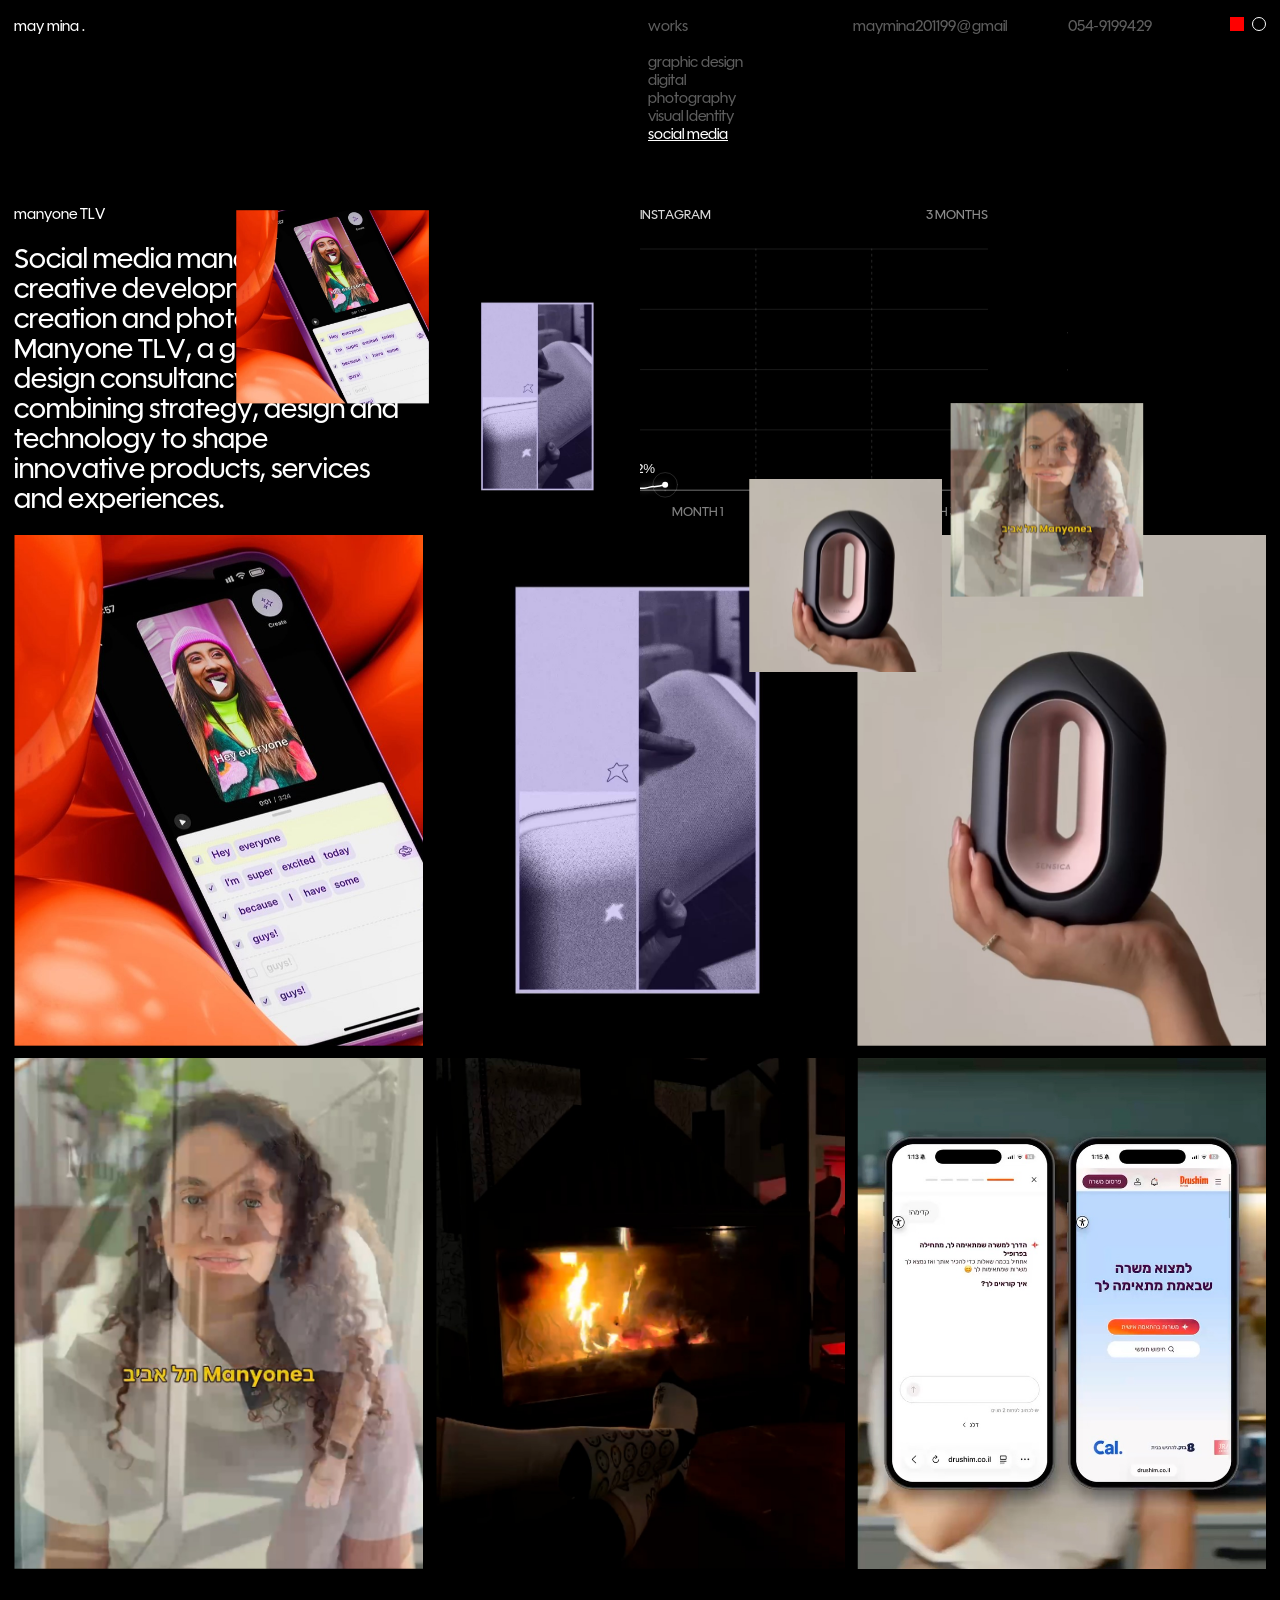
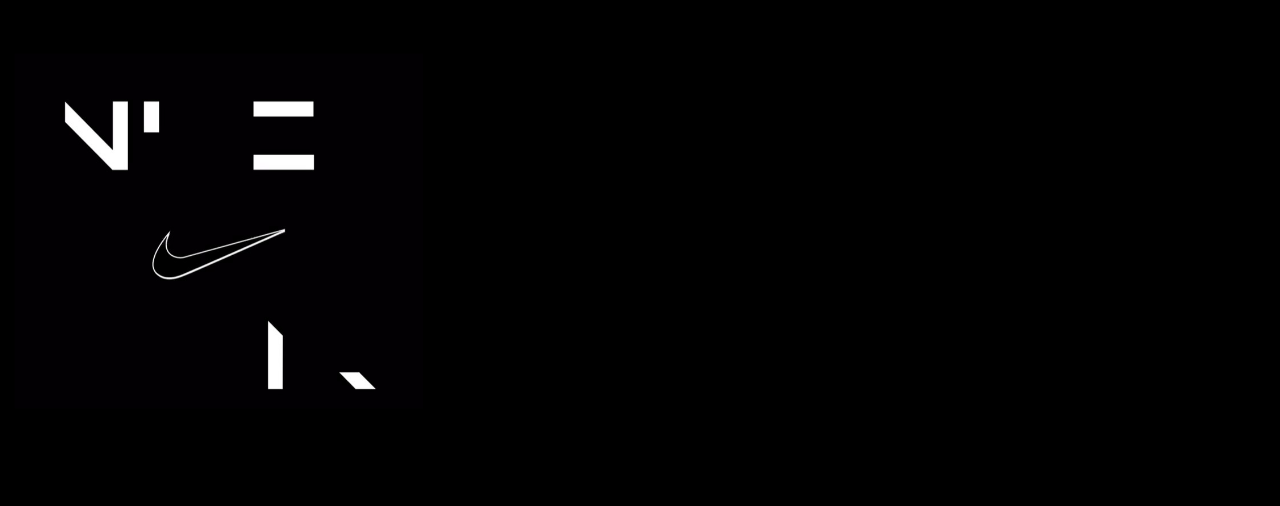
<file: manyone.html>
<!DOCTYPE html>
<html lang="en" dir="ltr">
<head>
  <meta charset="UTF-8">
  <meta name="viewport" content="width=device-width, initial-scale=1">
  <title>May Mina | manyone TLV</title>
  <link rel="stylesheet" href="styles.css?v=20261129p">
</head>
<body class="home-page">
  <!--
    עמוד פרויקט. כל עמודי הפרויקטים בנויים באותה צורה:
    החלק העליון כמו בעמוד הבית (התפריט שקוף יותר), שורה עם שם הפרויקט ו-IMAGES,
    דימוי גדול משמאל וטקסט מימין, ומתחת שאר הדימויים בגריד של 6 עמודות (כמו בפיגמה):
    כל דימוי הוא tile, והסוג שלו (full / big / small / wide ...) קובע כמה עמודות הוא תופס.
    הדימויים של הפרויקט נמצאים בתיקייה images/projects/manyone.
  -->
  <header class="home-header">
    <!-- השם מוביל חזרה לעמוד הבית -->
    <h1 class="home-name"><a class="home-name__link" href="index.html?v=20261129p">may mina .</a></h1>

    <a class="home-process-link" href="process.html?v=20261129p" aria-label="process" title="process"></a>

    <!-- זמני: ריבוע אדום שמוביל לעמוד הניהול (נוריד אותו כשהאתר יהיה מוכן) -->

    <a class="admin-link" href="covers.html?v=20261129p" aria-label="ניהול" title="ניהול"></a>

    <!-- התפריט: הקטגוריה של הפרויקט לבנה עם קו תחתון, השאר באפור. כל קטגוריה מובילה לעמוד הבית, מסונן לפיה -->
    <nav class="home-menu project-menu">
      <a class="home-menu__label" href="index.html?v=20261129p">works</a>
      <ul class="home-menu__list">
        <li><a href="index.html?v=20261129p&category=graphic-design">graphic design</a></li>
        <li><a href="index.html?v=20261129p&category=digital">digital</a></li>
        <li><a href="index.html?v=20261129p&category=photography">photography</a></li>
        <li><a href="index.html?v=20261129p&category=visual-identity">visual Identity</a></li>
        <li><a class="home-menu__item--current" href="index.html?v=20261129p&category=social-media">social media</a></li>
      </ul>
    </nav>

    <!-- שורת הפרויקט: שם הפרויקט על הקו התחתון של החלק העליון. בעמוד הזה, באותה שורה מימין: INSTAGRAM / 3 MONTHS של הגרף -->
    <p class="project-meta project-meta--title">manyone TLV</p>
    <!-- פרטי הקשר באפור, למעלה מימין (כמו בפיגמה) -->
    <a class="project-contact project-contact--email" href="mailto:maymina201199@gmail.com">maymina201199@gmail</a>
    <a class="project-contact project-contact--phone" href="tel:+972549199429">054-9199429</a>
  </header>

  <main class="project-page">
    <!-- הפתיחה: טקסט משמאל והגרף של הסושיאל מימין, כמו בפיגמה -->
    <section class="project-intro project-intro--stats">
      <p class="project-intro__description">Social media management, creative development, content creation and photography for Manyone TLV, a global strategic design consultancy combining strategy, design and technology to shape innovative products, services and experiences.</p>
      <!-- הגרף המונפש של הצמיחה באינסטגרם (מצויר ב-manyone-growth.js). הנתונים ב-data-..., ועורכים אותם בעמוד הניהול -->
      <div class="project-stats">
        <canvas class="project-stats__chart" id="growth-chart" role="img"
          data-platform="INSTAGRAM" data-months="3" data-total="68.7" data-unit="K" data-views="1614.1" data-viewers="4815" data-nonfollowers="852.2"
          aria-label="Instagram, 3 months: +1,614.1% views, +4,815% viewers, +852.2% non-follower views, 68.7K total views"></canvas>
      </div>
    </section>

    <!-- הפיד: גריד של 3 עמודות כמו באינסטגרם, עם תמונות וסרטונים (פוסט 455 על 568 בפיגמה).
         כמו באינסטגרם: סרטון לאורך (רילס) מופיע כפריים אחד קבוע, חתוך לריבוע של הגריד.
         רק סרטון שכבר בצורה של הריבוע (4 על 5) מתנגן בגריד, בגודל האמיתי שלו.
         סרטון עם data-autoplay נטען ומתנגן רק כשהוא קרוב למסך (project.js) -->
    <section class="project-images project-feed">
      <figure class="tile" data-video="images/projects/manyone/post-04.mp4?s=1"><img class="project-images__image" src="images/projects/manyone/post-04-cover.jpg?c=1795860303914" alt="Manyone" loading="lazy" style="--photo-ratio: 0.8009"></figure>
      <figure class="tile"><video class="project-images__image" src="images/projects/manyone/post-02.mp4?v=20261129p" poster="images/projects/manyone/post-02-poster.jpg" autoplay muted loop playsinline aria-label="Manyone" style="--photo-ratio: 0.8169; --dx: -0.77%"></video></figure>
      <figure class="tile" data-video="images/projects/manyone/post-03.mp4?s=1"><img class="project-images__image" src="images/projects/manyone/post-03-cover.jpg?c=1795860276172" alt="Manyone" loading="lazy" style="--photo-ratio: 0.8012"></figure>
      <figure class="tile" data-video="images/projects/manyone/post-05.mp4?s=1"><img class="project-images__image" src="images/projects/manyone/post-05-cover.jpg?c=1795870606852" alt="Manyone" loading="lazy" style="--photo-ratio: 0.8012"></figure>
      <figure class="tile" data-video="images/projects/manyone/post-06.mp4?s=1"><img class="project-images__image" src="images/projects/manyone/post-06-cover.jpg?c=1795431329916" alt="Manyone" loading="lazy" style="--photo-ratio: 0.8012"></figure>
      <figure class="tile"><video class="project-images__image" src="images/projects/manyone/post-08.mp4?v=20261129p" poster="images/projects/manyone/post-08-poster.jpg" data-autoplay muted loop playsinline preload="none" aria-label="Manyone" style="--photo-ratio: 0.7993"></video></figure>
      <figure class="tile" data-video="images/home-manyone.mp4?s=1"><img class="project-images__image" src="images/projects/manyone/post-09-cover.jpg?c=1795860383349" alt="Manyone" loading="lazy" style="--photo-ratio: 0.8009"></figure>
    </section>
  </main>

  <!-- המפה הקטנה של העמוד שמופיעה כשגוללים -->
  <script src="project.js?v=20261129p"></script>
  <script src="manyone-growth.js?v=20261129p"></script>
  <script src="copy.js?v=20261129p"></script>
  <script src="idle.js?v=20261129p"></script>
</body>
</html>
</file>
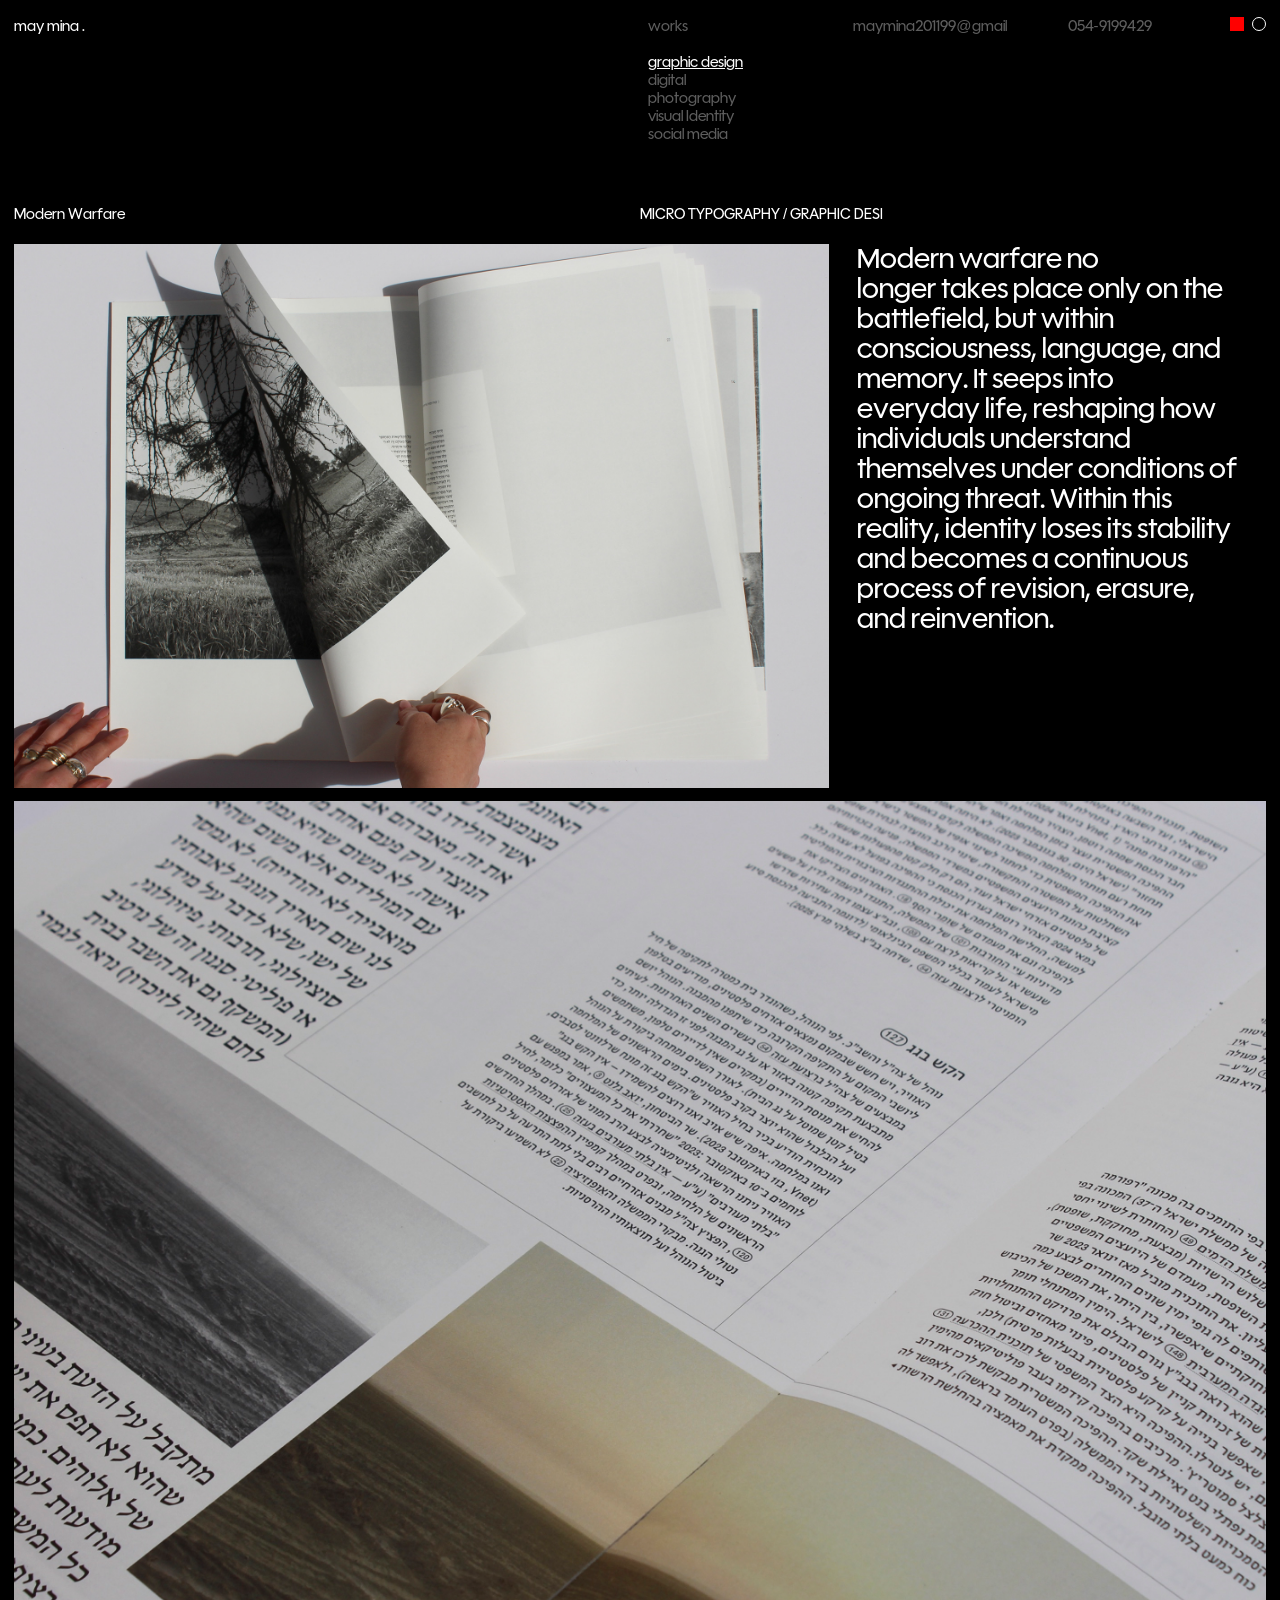
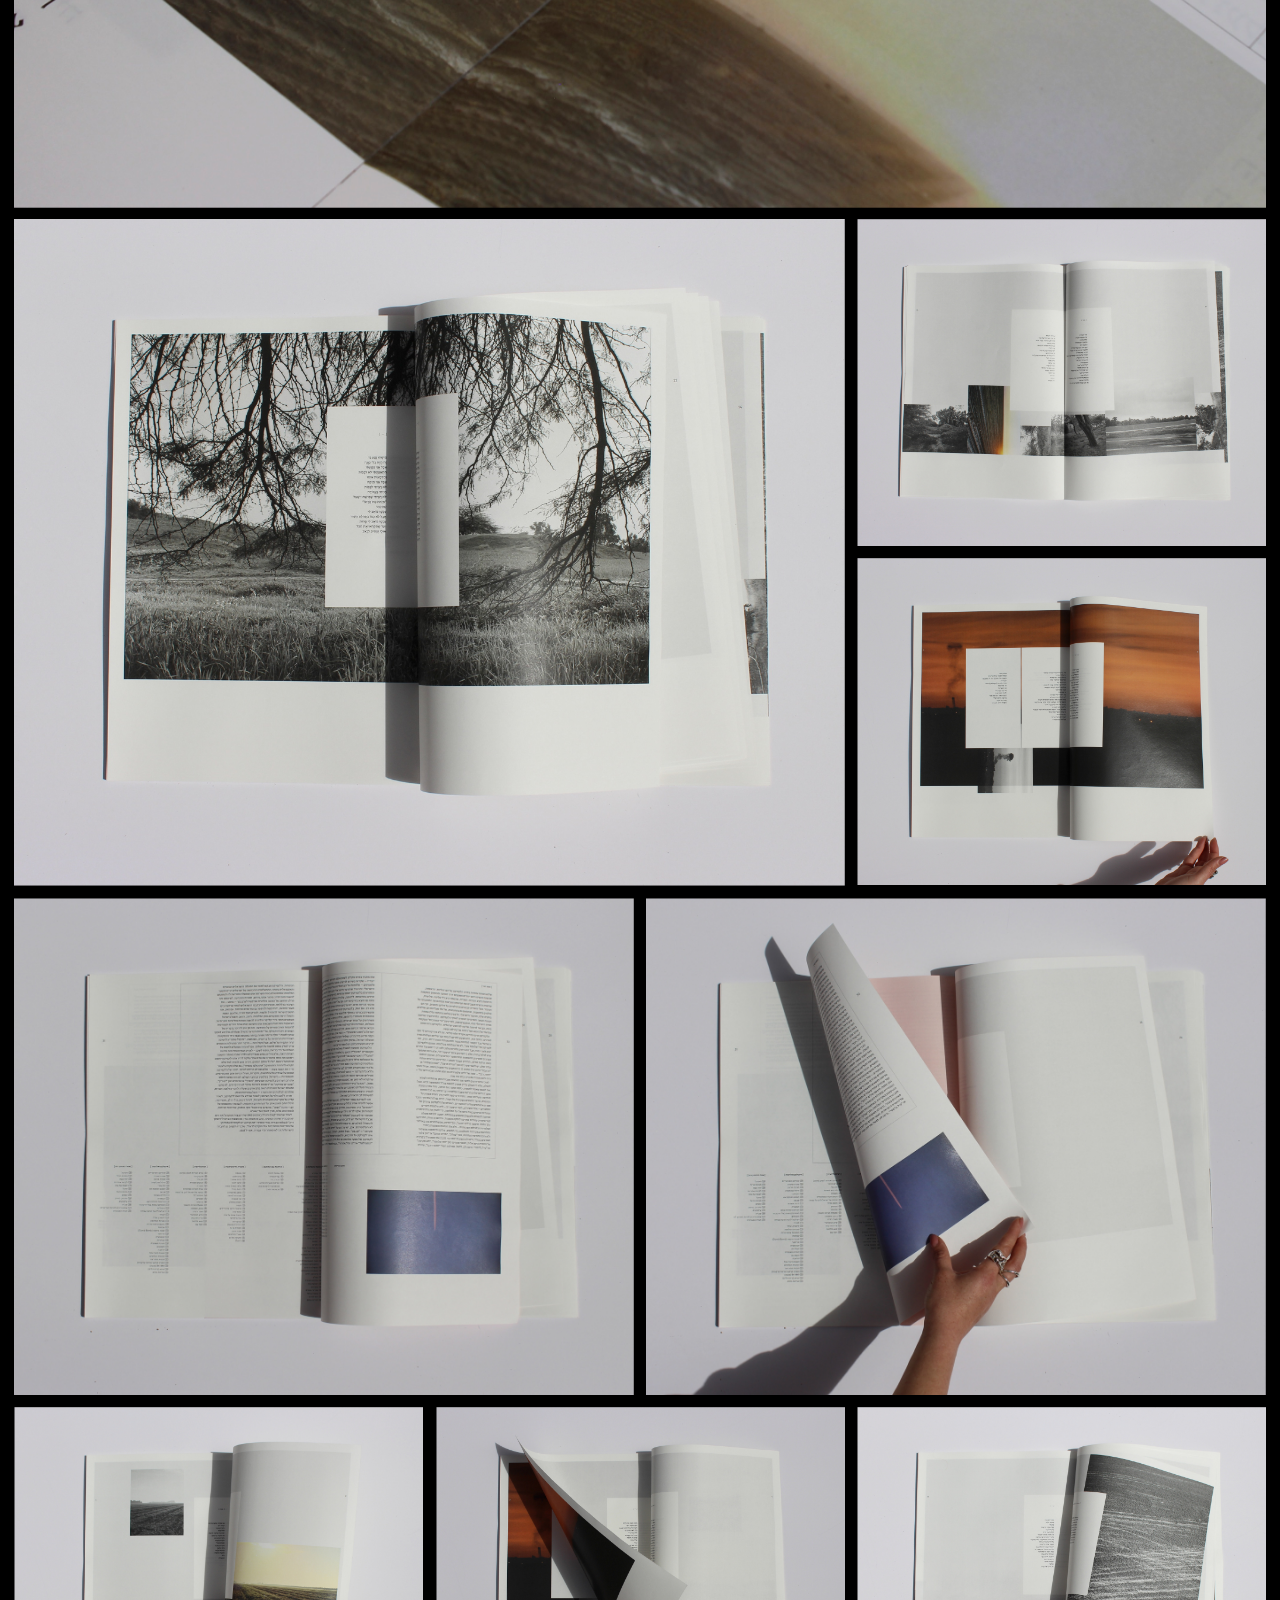
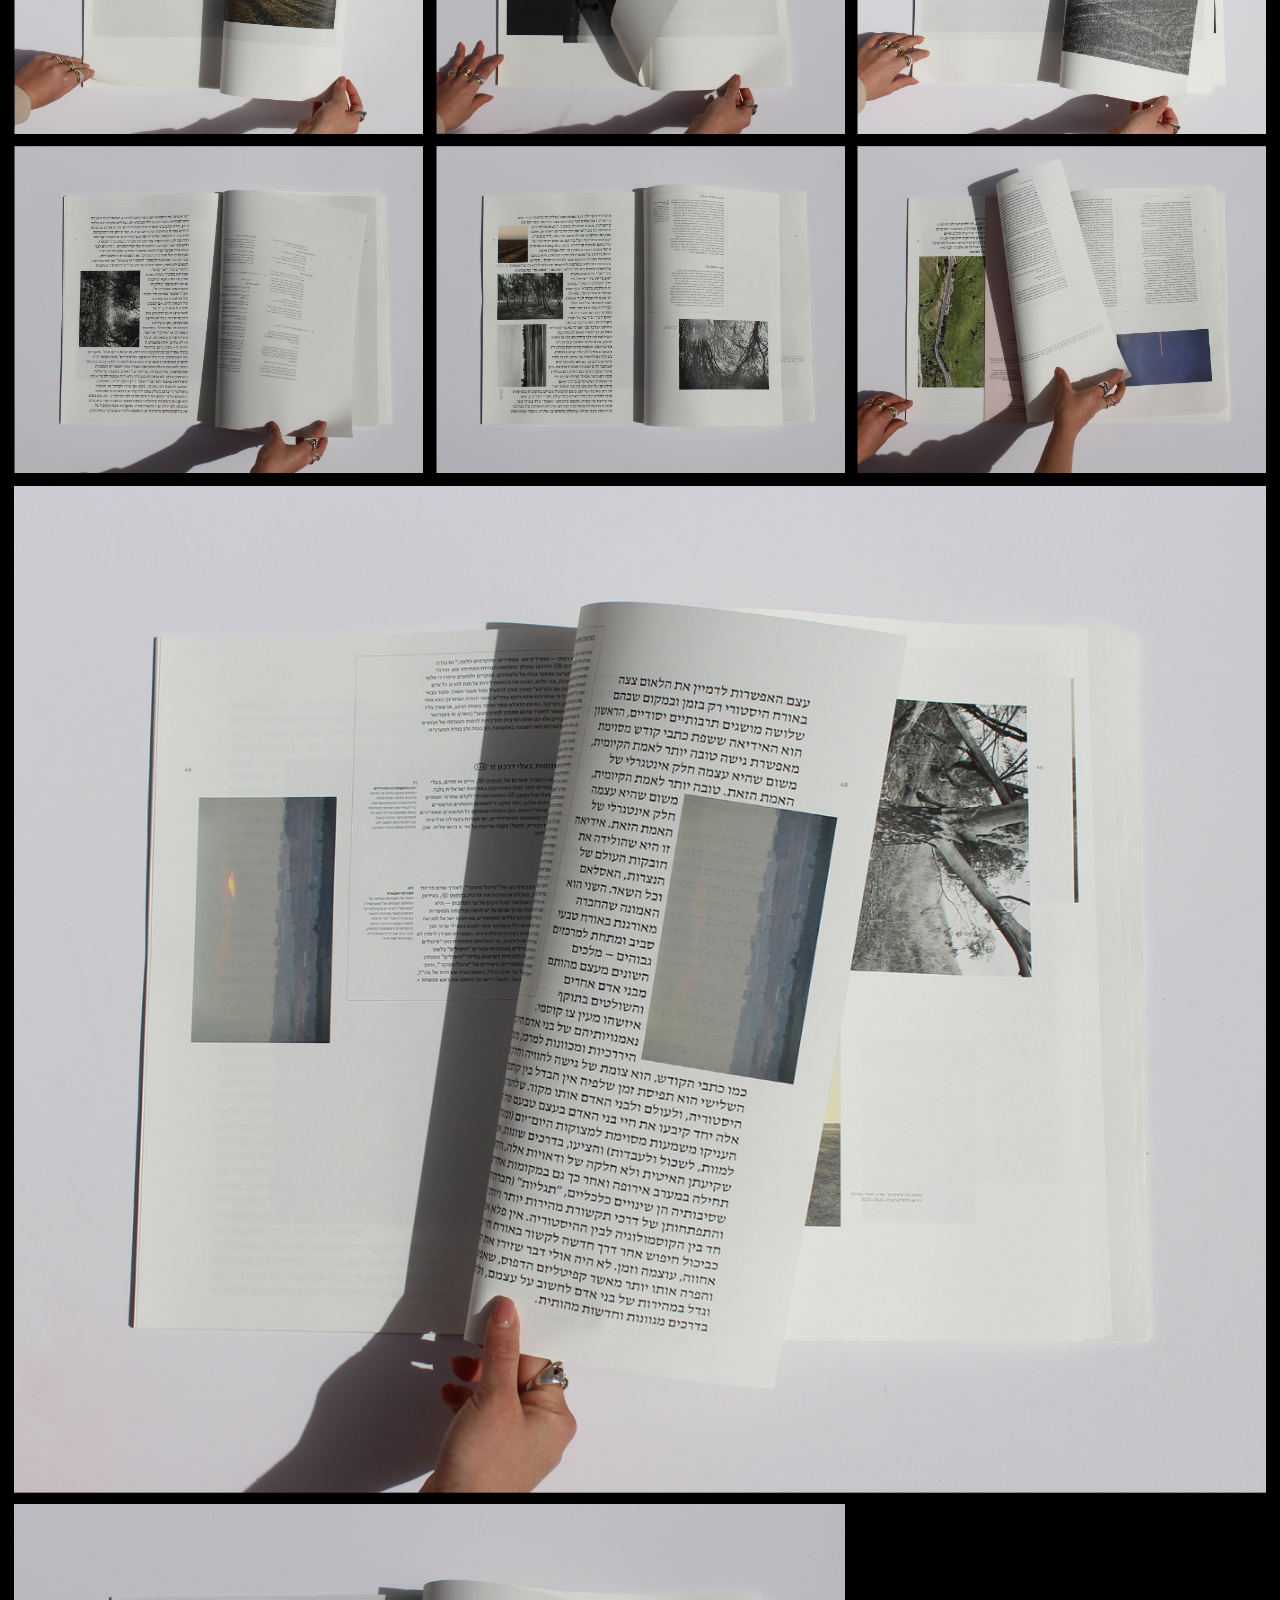
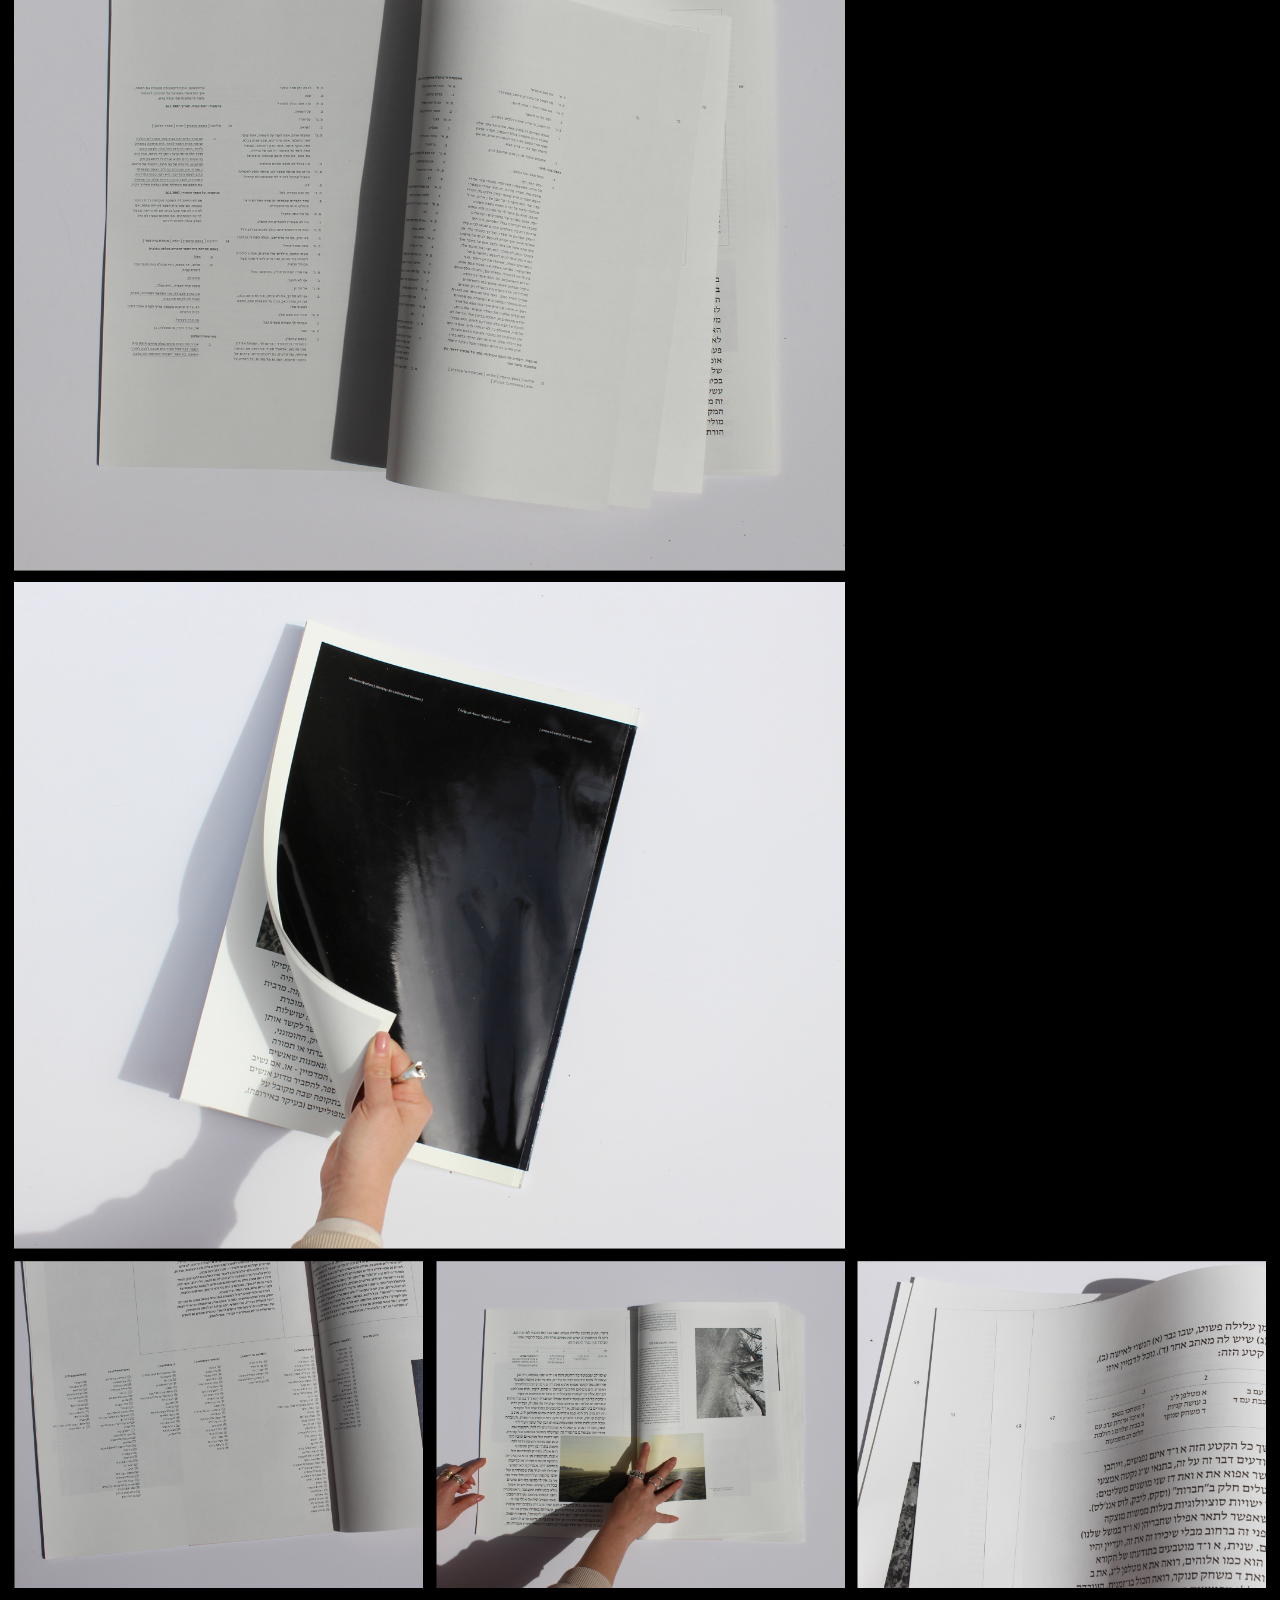
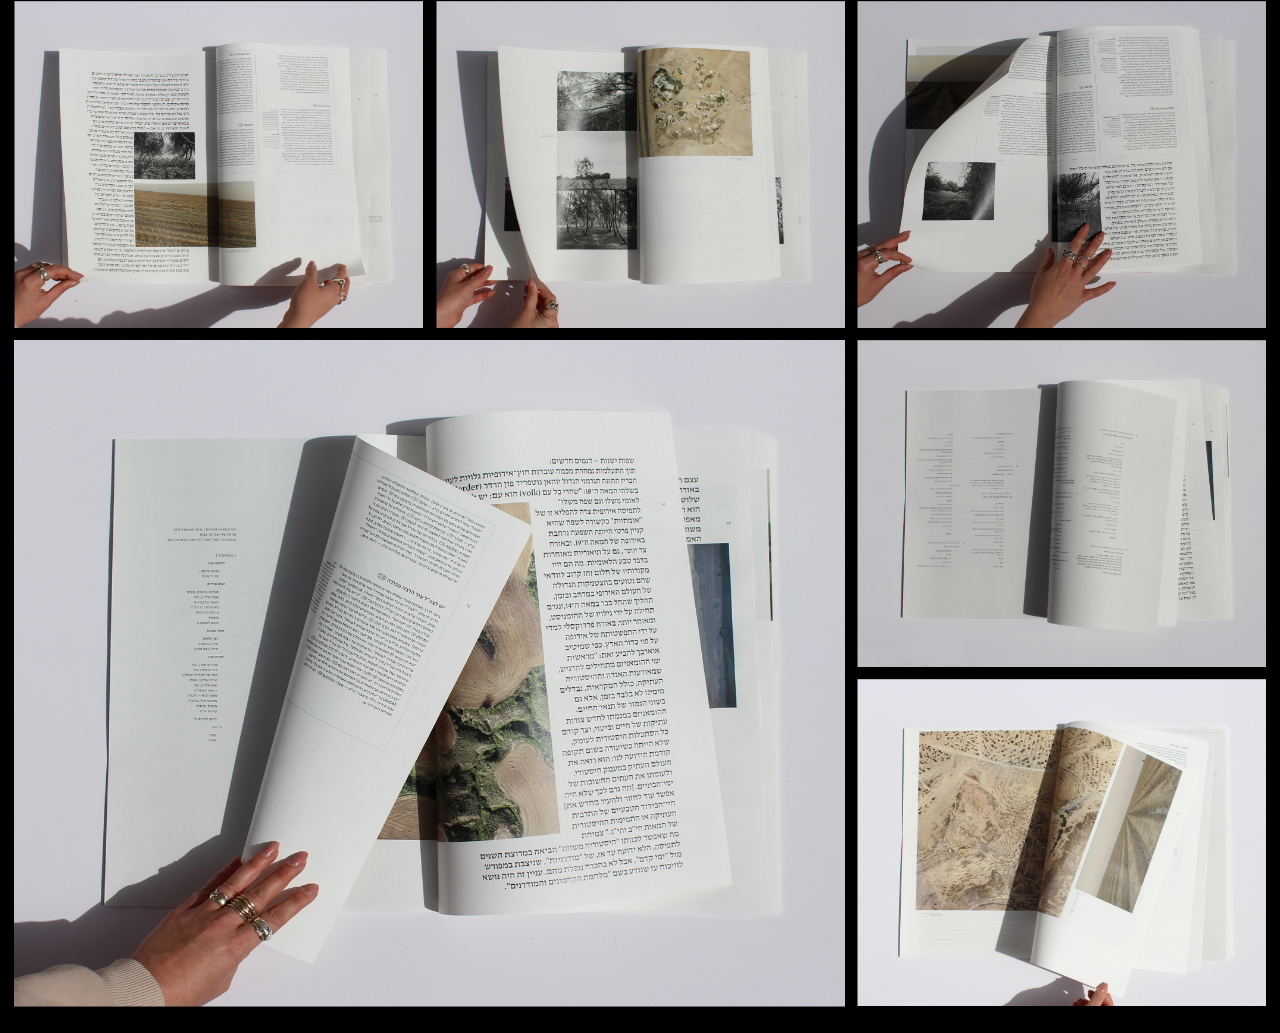
<file: modern-warfare.html>
<!DOCTYPE html>
<html lang="en" dir="ltr">
<head>
  <meta charset="UTF-8">
  <meta name="viewport" content="width=device-width, initial-scale=1">
  <title>May Mina | Modern Warfare</title>
  <link rel="stylesheet" href="styles.css?v=20261129p">
</head>
<body class="home-page">
  <!--
    עמוד פרויקט. כל עמודי הפרויקטים בנויים באותה צורה:
    החלק העליון כמו בעמוד הבית (התפריט שקוף יותר), שורה עם שם הפרויקט ו-IMAGES,
    דימוי גדול משמאל וטקסט מימין, ומתחת שאר הדימויים בגריד של 6 עמודות (כמו בפיגמה):
    כל דימוי הוא tile, והסוג שלו (full / big / small / wide ...) קובע כמה עמודות הוא תופס.
    הדימויים של הפרויקט נמצאים בתיקייה images/projects/modern-warfare.
  -->
  <header class="home-header">
    <!-- השם מוביל חזרה לעמוד הבית -->
    <h1 class="home-name"><a class="home-name__link" href="index.html?v=20261129p">may mina .</a></h1>

    <a class="home-process-link" href="process.html?v=20261129p" aria-label="process" title="process"></a>

    <!-- זמני: ריבוע אדום שמוביל לעמוד הניהול (נוריד אותו כשהאתר יהיה מוכן) -->

    <a class="admin-link" href="covers.html?v=20261129p" aria-label="ניהול" title="ניהול"></a>

    <!-- התפריט: הקטגוריה של הפרויקט לבנה עם קו תחתון, השאר באפור. כל קטגוריה מובילה לעמוד הבית, מסונן לפיה -->
    <nav class="home-menu project-menu">
      <a class="home-menu__label" href="index.html?v=20261129p">works</a>
      <ul class="home-menu__list">
        <li><a class="home-menu__item--current" href="index.html?v=20261129p&category=graphic-design">graphic design</a></li>
        <li><a href="index.html?v=20261129p&category=digital">digital</a></li>
        <li><a href="index.html?v=20261129p&category=photography">photography</a></li>
        <li><a href="index.html?v=20261129p&category=visual-identity">visual Identity</a></li>
        <li><a href="index.html?v=20261129p&category=social-media">social media</a></li>
      </ul>
    </nav>

    <!-- שורת הפרויקט: שם הפרויקט ו-IMAGES, על הקו התחתון של החלק העליון -->
    <p class="project-meta project-meta--title">Modern Warfare</p>
    <p class="project-meta project-meta--field">MICRO TYPOGRAPHY / GRAPHIC DESI</p>
    <!-- פרטי הקשר באפור, למעלה מימין (כמו בפיגמה) -->
    <a class="project-contact project-contact--email" href="mailto:maymina201199@gmail.com">maymina201199@gmail</a>
    <a class="project-contact project-contact--phone" href="tel:+972549199429">054-9199429</a>
  </header>

  <main class="project-page">
    <!-- הפתיחה: הדימוי שמופיע בעמוד הבית, גדול משמאל, וטקסט מימין -->
    <section class="project-intro">
      <img class="project-intro__image" src="images/projects/modern-warfare/hero.jpg" alt="Modern Warfare">
      <p class="project-intro__description">
        Modern warfare no longer takes place only on the battlefield, but within consciousness, language, and memory. It seeps into everyday life, reshaping how individuals understand themselves under conditions of ongoing threat. Within this reality, identity loses its stability and becomes a continuous process of revision, erasure, and reinvention.
      </p>
    </section>

    <!-- שאר הדימויים של הפרויקט -->
    <section class="project-images project-grid">
      <figure class="tile" data-span="6" data-shape="land" style="--span: 6"><img class="project-images__image" src="images/projects/modern-warfare/02.jpg" alt loading="lazy" style="--photo-ratio: 1.2483"></figure>
      <figure class="tile" data-span="4" data-shape="land" style="--span: 4"><img class="project-images__image" src="images/projects/modern-warfare/14.jpg" alt loading="lazy" style="--photo-ratio: 1.2483; --dx: -0.12%"></figure>
      <figure class="tile" data-span="2" data-shape="land" style="--span: 2"><img class="project-images__image" src="images/projects/modern-warfare/10.jpg" alt loading="lazy" style="--photo-ratio: 1.2483"></figure>
      <figure class="tile" data-span="2" data-shape="land" style="--span: 2"><img class="project-images__image" src="images/projects/modern-warfare/07.jpg" alt loading="lazy" style="--photo-ratio: 1.2483"></figure>
      <figure class="tile" data-span="3" data-shape="land" style="--span: 3"><img class="project-images__image" src="images/projects/modern-warfare/18.jpg" alt loading="lazy" style="--photo-ratio: 1.2483; --dx: -0.03%"></figure>
      <figure class="tile" data-span="3" data-shape="land" style="--span: 3"><img class="project-images__image" src="images/projects/modern-warfare/17.jpg" alt loading="lazy" style="--photo-ratio: 1.2483; --dx: -0.03%"></figure>
      <figure class="tile" data-span="2" data-shape="land" style="--span: 2"><img class="project-images__image" src="images/projects/modern-warfare/04.jpg" alt loading="lazy" style="--photo-ratio: 1.2483; --dy: 0.04%"></figure>
      <figure class="tile" data-span="2" data-shape="land" style="--span: 2"><img class="project-images__image" src="images/projects/modern-warfare/06.jpg" alt loading="lazy" style="--photo-ratio: 1.2483"></figure>
      <figure class="tile" data-span="2" data-shape="land" style="--span: 2"><img class="project-images__image" src="images/projects/modern-warfare/09.jpg" alt loading="lazy" style="--photo-ratio: 1.2483"></figure>
      <figure class="tile" data-span="2" data-shape="land" style="--span: 2"><img class="project-images__image" src="images/projects/modern-warfare/30.jpg" alt loading="lazy" style="--photo-ratio: 1.2483"></figure>
      <figure class="tile" data-span="6" data-shape="land" style="--span: 6"><img class="project-images__image" src="images/projects/modern-warfare/27.jpg" alt loading="lazy" style="--photo-ratio: 1.2483"></figure>
      <figure class="tile" data-span="4" data-shape="land" style="--span: 4"><img class="project-images__image" src="images/projects/modern-warfare/34.jpg" alt loading="lazy" style="--photo-ratio: 1.2483"></figure>
      <figure class="tile" data-span="4" data-shape="land" style="--span: 4"><img class="project-images__image" src="images/projects/modern-warfare/03.jpg" alt loading="lazy" style="--photo-ratio: 1.2483"></figure>
      <figure class="tile" data-span="2" data-shape="land" style="--span: 2"><img class="project-images__image" src="images/projects/modern-warfare/21.jpg" alt loading="lazy" style="--photo-ratio: 1.2483"></figure>
      <figure class="tile" data-span="2" data-shape="land" style="--span: 2"><img class="project-images__image" src="images/projects/modern-warfare/20.jpg" alt loading="lazy" style="--photo-ratio: 1.2483"></figure>
      <figure class="tile" data-span="2" data-shape="land" data-break="1" style="--span: 2"><img class="project-images__image" src="images/projects/modern-warfare/19.jpg" alt loading="lazy" style="--photo-ratio: 1.2483"></figure>
      <figure class="tile" data-span="2" data-shape="land" style="--span: 2"><img class="project-images__image" src="images/projects/modern-warfare/22.jpg" alt loading="lazy" style="--photo-ratio: 1.2483"></figure>
      <figure class="tile" data-span="2" data-shape="land" style="--span: 2"><img class="project-images__image" src="images/projects/modern-warfare/23.jpg" alt loading="lazy" style="--photo-ratio: 1.2483"></figure>
      <figure class="tile" data-span="2" data-shape="land" style="--span: 2"><img class="project-images__image" src="images/projects/modern-warfare/24.jpg" alt loading="lazy" style="--photo-ratio: 1.2483"></figure>
      <figure class="tile" data-span="2" data-shape="land" style="--span: 2"><img class="project-images__image" src="images/projects/modern-warfare/25.jpg" alt loading="lazy" style="--photo-ratio: 1.2483"></figure>
      <figure class="tile" data-span="2" data-shape="land" style="--span: 2"><img class="project-images__image" src="images/projects/modern-warfare/26.jpg" alt loading="lazy" style="--photo-ratio: 1.2483"></figure>
      <figure class="tile" data-span="4" data-shape="land" style="--span: 4"><img class="project-images__image" src="images/projects/modern-warfare/28.jpg" alt loading="lazy" style="--photo-ratio: 1.2483"></figure>
      <figure class="tile" data-span="2" data-shape="land" style="--span: 2"><img class="project-images__image" src="images/projects/modern-warfare/29.jpg" alt loading="lazy" style="--photo-ratio: 1.2483"></figure>
      <figure class="tile" data-span="2" data-shape="land" style="--span: 2"><img class="project-images__image" src="images/projects/modern-warfare/31.jpg" alt loading="lazy" style="--photo-ratio: 1.2483"></figure>
    </section>
  </main>

  <!-- המפה הקטנה של העמוד שמופיעה כשגוללים -->
  <script src="grid.js?v=20261129p"></script>
  <script src="project.js?v=20261129p"></script>
  <script src="copy.js?v=20261129p"></script>
  <script src="idle.js?v=20261129p"></script>
</body>
</html>
</file>
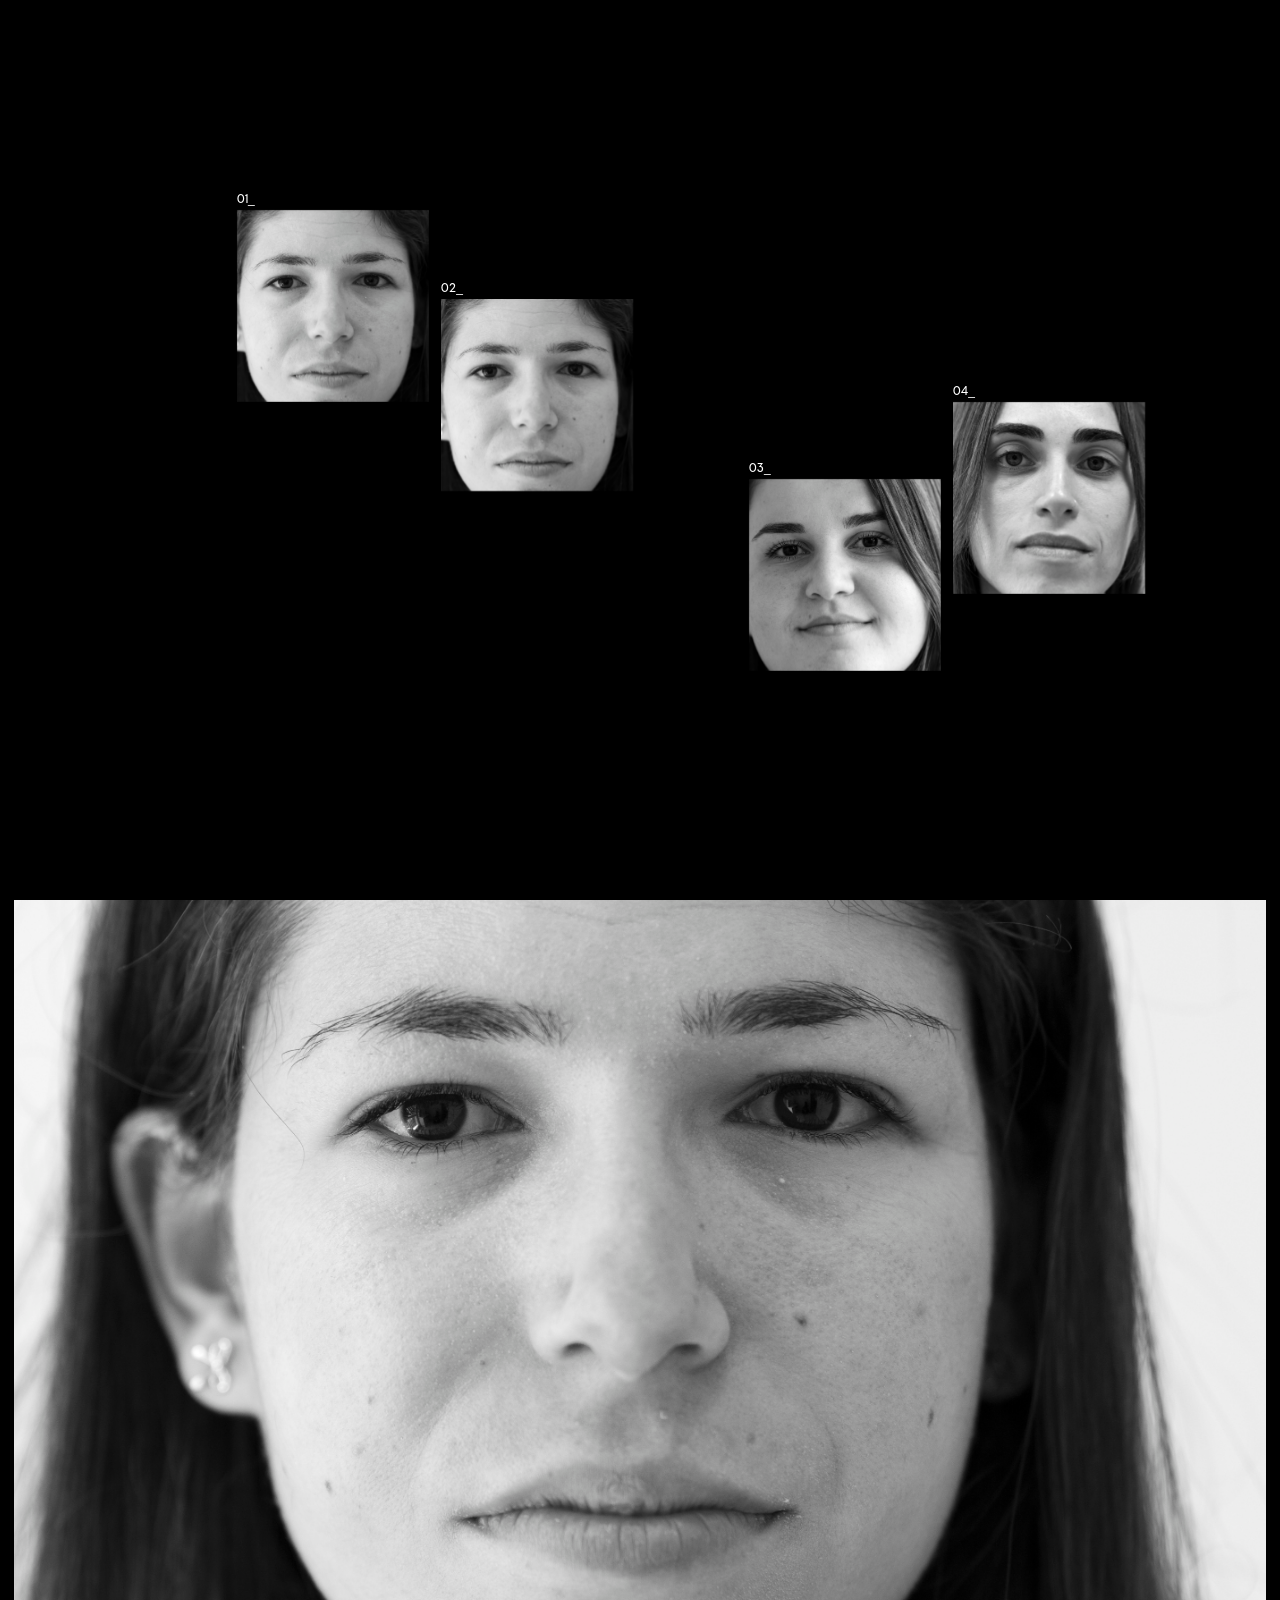
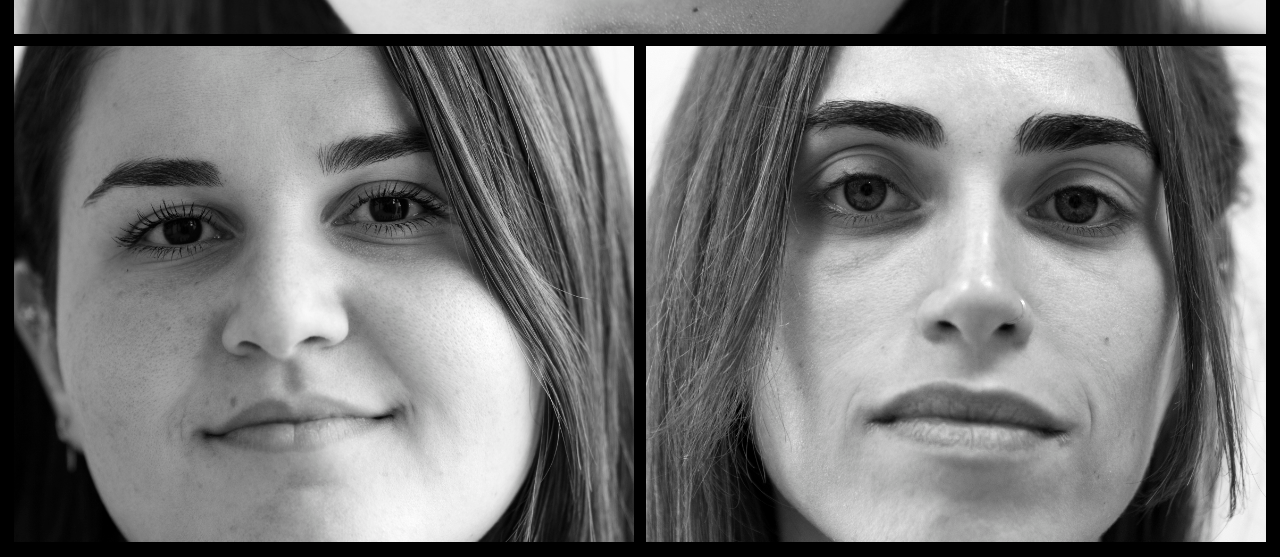
<file: portrait.html>
<!DOCTYPE html>
<html lang="en" dir="ltr">
<head>
  <meta charset="UTF-8">
  <meta name="viewport" content="width=device-width, initial-scale=1">
  <title>May Mina | Portrait</title>
  <link rel="stylesheet" href="styles.css?v=20261129p">
</head>
<body class="home-page">
  <!--
    עמוד פרויקט. כל עמודי הפרויקטים בנויים באותה צורה:
    החלק העליון כמו בעמוד הבית (התפריט שקוף יותר), שורה עם שם הפרויקט ו-IMAGES,
    דימוי גדול משמאל וטקסט מימין, ומתחת שאר הדימויים בגריד של 6 עמודות (כמו בפיגמה):
    כל דימוי הוא tile, והסוג שלו (full / big / small / wide ...) קובע כמה עמודות הוא תופס.
    הדימויים של הפרויקט נמצאים בתיקייה images/projects/portrait.
  -->
  <header class="home-header">
    <!-- השם מוביל חזרה לעמוד הבית -->
    <h1 class="home-name"><a class="home-name__link" href="index.html?v=20261129p">may mina .</a></h1>

    <a class="home-process-link" href="process.html?v=20261129p" aria-label="process" title="process"></a>

    <!-- זמני: ריבוע אדום שמוביל לעמוד הניהול (נוריד אותו כשהאתר יהיה מוכן) -->

    <a class="admin-link" href="covers.html?v=20261129p" aria-label="ניהול" title="ניהול"></a>

    <!-- התפריט: הקטגוריה של הפרויקט לבנה עם קו תחתון, השאר באפור. כל קטגוריה מובילה לעמוד הבית, מסונן לפיה -->
    <nav class="home-menu project-menu">
      <a class="home-menu__label" href="index.html?v=20261129p">works</a>
      <ul class="home-menu__list">
        <li><a href="index.html?v=20261129p&category=graphic-design">graphic design</a></li>
        <li><a href="index.html?v=20261129p&category=digital">digital</a></li>
        <li><a class="home-menu__item--current" href="index.html?v=20261129p&category=photography">photography</a></li>
        <li><a href="index.html?v=20261129p&category=visual-identity">visual Identity</a></li>
        <li><a href="index.html?v=20261129p&category=social-media">social media</a></li>
      </ul>
    </nav>

    <!-- שורת הפרויקט: שם הפרויקט ו-IMAGES, על הקו התחתון של החלק העליון -->
    <p class="project-meta project-meta--title">Portrait</p>
    <p class="project-meta project-meta--field">IMAGES</p>
    <!-- פרטי הקשר באפור, למעלה מימין (כמו בפיגמה) -->
    <a class="project-contact project-contact--email" href="mailto:maymina201199@gmail.com">maymina201199@gmail</a>
    <a class="project-contact project-contact--phone" href="tel:+972549199429">054-9199429</a>
  </header>

  <main class="project-page">
    <!-- הפתיחה: הדימוי שמופיע בעמוד הבית, גדול משמאל, וטקסט מימין -->
    <section class="project-intro">
      <img class="project-intro__image" src="images/projects/portrait/hero.jpg" alt="Portrait">
      <p class="project-intro__description">
        A portrait photography project featuring women recovering from eating disorders
      </p>
    </section>

    <!-- שאר הדימויים של הפרויקט -->
    <section class="project-images">
      <figure class="tile tile--full"><img class="project-images__image" src="images/projects/portrait/01.jpg" alt="" loading="lazy"></figure>
      <figure class="tile tile--half"><img class="project-images__image" src="images/projects/portrait/02.jpg" alt="" loading="lazy"></figure>
      <figure class="tile tile--half"><img class="project-images__image" src="images/projects/portrait/03.jpg" alt="" loading="lazy"></figure>
    </section>
  </main>

  <!-- המפה הקטנה של העמוד שמופיעה כשגוללים -->
  <script src="grid.js?v=20261129p"></script>
  <script src="project.js?v=20261129p"></script>
  <script src="copy.js?v=20261129p"></script>
  <script src="idle.js?v=20261129p"></script>
</body>
</html>
</file>
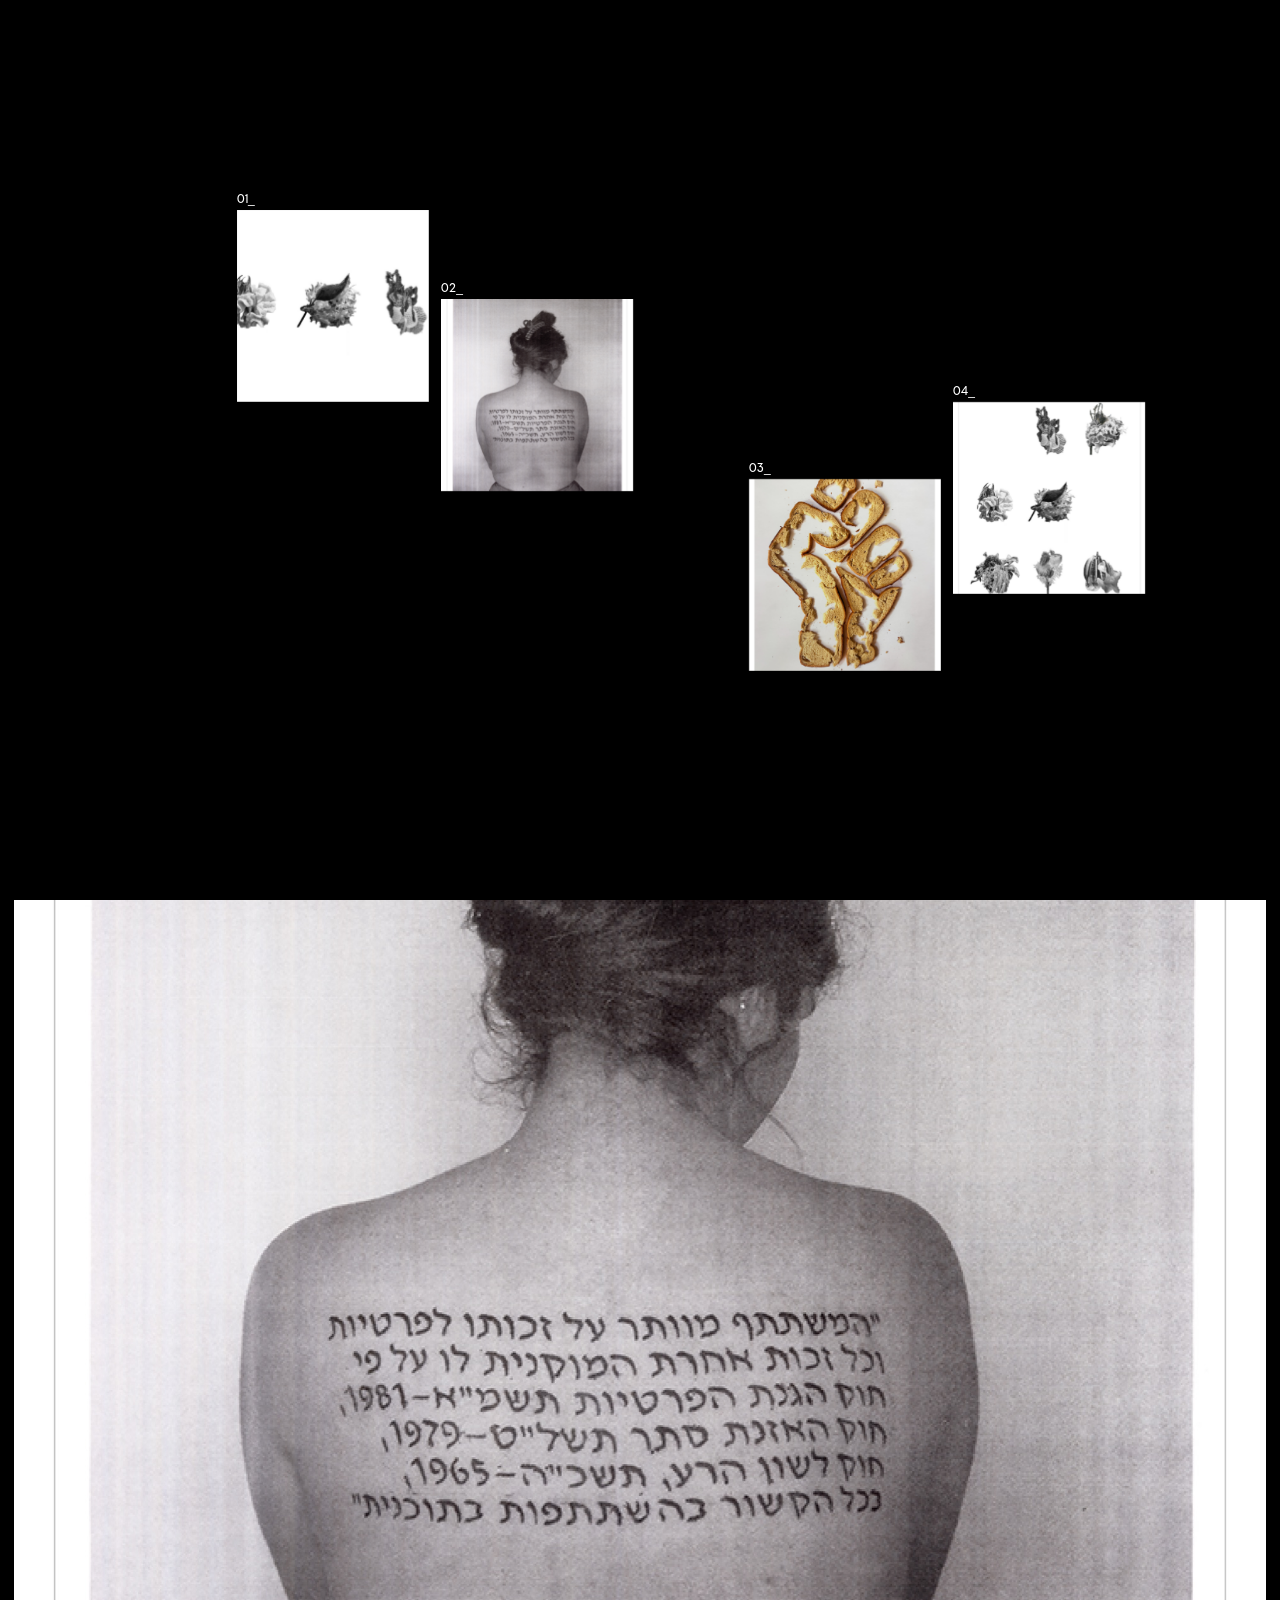
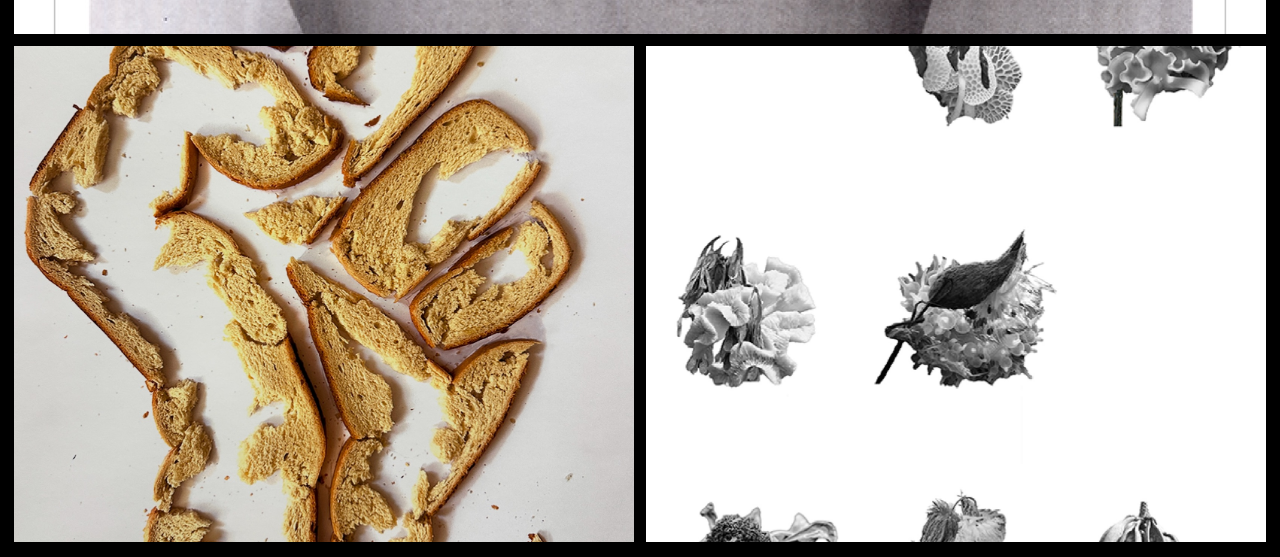
<file: posters.html>
<!DOCTYPE html>
<html lang="en" dir="ltr">
<head>
  <meta charset="UTF-8">
  <meta name="viewport" content="width=device-width, initial-scale=1">
  <title>May Mina | Posters</title>
  <link rel="stylesheet" href="styles.css?v=20261129p">
</head>
<body class="home-page">
  <!--
    עמוד פרויקט. כל עמודי הפרויקטים בנויים באותה צורה:
    החלק העליון כמו בעמוד הבית (התפריט שקוף יותר), שורה עם שם הפרויקט ו-IMAGES,
    דימוי גדול משמאל וטקסט מימין, ומתחת שאר הדימויים בגריד של 6 עמודות (כמו בפיגמה):
    כל דימוי הוא tile, והסוג שלו (full / big / small / wide ...) קובע כמה עמודות הוא תופס.
    הדימויים של הפרויקט נמצאים בתיקייה images/projects/posters.
  -->
  <header class="home-header">
    <!-- השם מוביל חזרה לעמוד הבית -->
    <h1 class="home-name"><a class="home-name__link" href="index.html?v=20261129p">may mina .</a></h1>

    <a class="home-process-link" href="process.html?v=20261129p" aria-label="process" title="process"></a>

    <!-- זמני: ריבוע אדום שמוביל לעמוד הניהול (נוריד אותו כשהאתר יהיה מוכן) -->

    <a class="admin-link" href="covers.html?v=20261129p" aria-label="ניהול" title="ניהול"></a>

    <!-- התפריט: הקטגוריה של הפרויקט לבנה עם קו תחתון, השאר באפור. כל קטגוריה מובילה לעמוד הבית, מסונן לפיה -->
    <nav class="home-menu project-menu">
      <a class="home-menu__label" href="index.html?v=20261129p">works</a>
      <ul class="home-menu__list">
        <li><a class="home-menu__item--current" href="index.html?v=20261129p&category=graphic-design">graphic design</a></li>
        <li><a href="index.html?v=20261129p&category=digital">digital</a></li>
        <li><a href="index.html?v=20261129p&category=photography">photography</a></li>
        <li><a href="index.html?v=20261129p&category=visual-identity">visual Identity</a></li>
        <li><a href="index.html?v=20261129p&category=social-media">social media</a></li>
      </ul>
    </nav>

    <!-- שורת הפרויקט: שם הפרויקט ו-IMAGES, על הקו התחתון של החלק העליון -->
    <p class="project-meta project-meta--title">Posters</p>
    <p class="project-meta project-meta--field">IMAGES</p>
    <!-- פרטי הקשר באפור, למעלה מימין (כמו בפיגמה) -->
    <a class="project-contact project-contact--email" href="mailto:maymina201199@gmail.com">maymina201199@gmail</a>
    <a class="project-contact project-contact--phone" href="tel:+972549199429">054-9199429</a>
  </header>

  <main class="project-page">
    <!-- הפתיחה: דימוי גדול משמאל וטקסט מימין -->
    <section class="project-intro">
      <img class="project-intro__image" src="images/projects/posters/00-cover.jpg" alt="Posters">
      <p class="project-intro__description">
        A visual identity project accompanying the booklet “1984/2025”, including a launch minisite and poster design.
      </p>
    </section>

    <!-- שאר הדימויים של הפרויקט -->
    <section class="project-images">
      <figure class="tile tile--full"><img class="project-images__image" src="images/projects/posters/01.jpg" alt="" loading="lazy"></figure>
      <figure class="tile tile--half"><img class="project-images__image" src="images/projects/posters/02.jpg" alt="" loading="lazy"></figure>
      <figure class="tile tile--half"><img class="project-images__image" src="images/projects/posters/03.jpg" alt="" loading="lazy"></figure>
    </section>
  </main>

  <!-- המפה הקטנה של העמוד שמופיעה כשגוללים -->
  <script src="project.js?v=20261129p"></script>
  <script src="copy.js?v=20261129p"></script>
  <script src="idle.js?v=20261129p"></script>
</body>
</html>
</file>
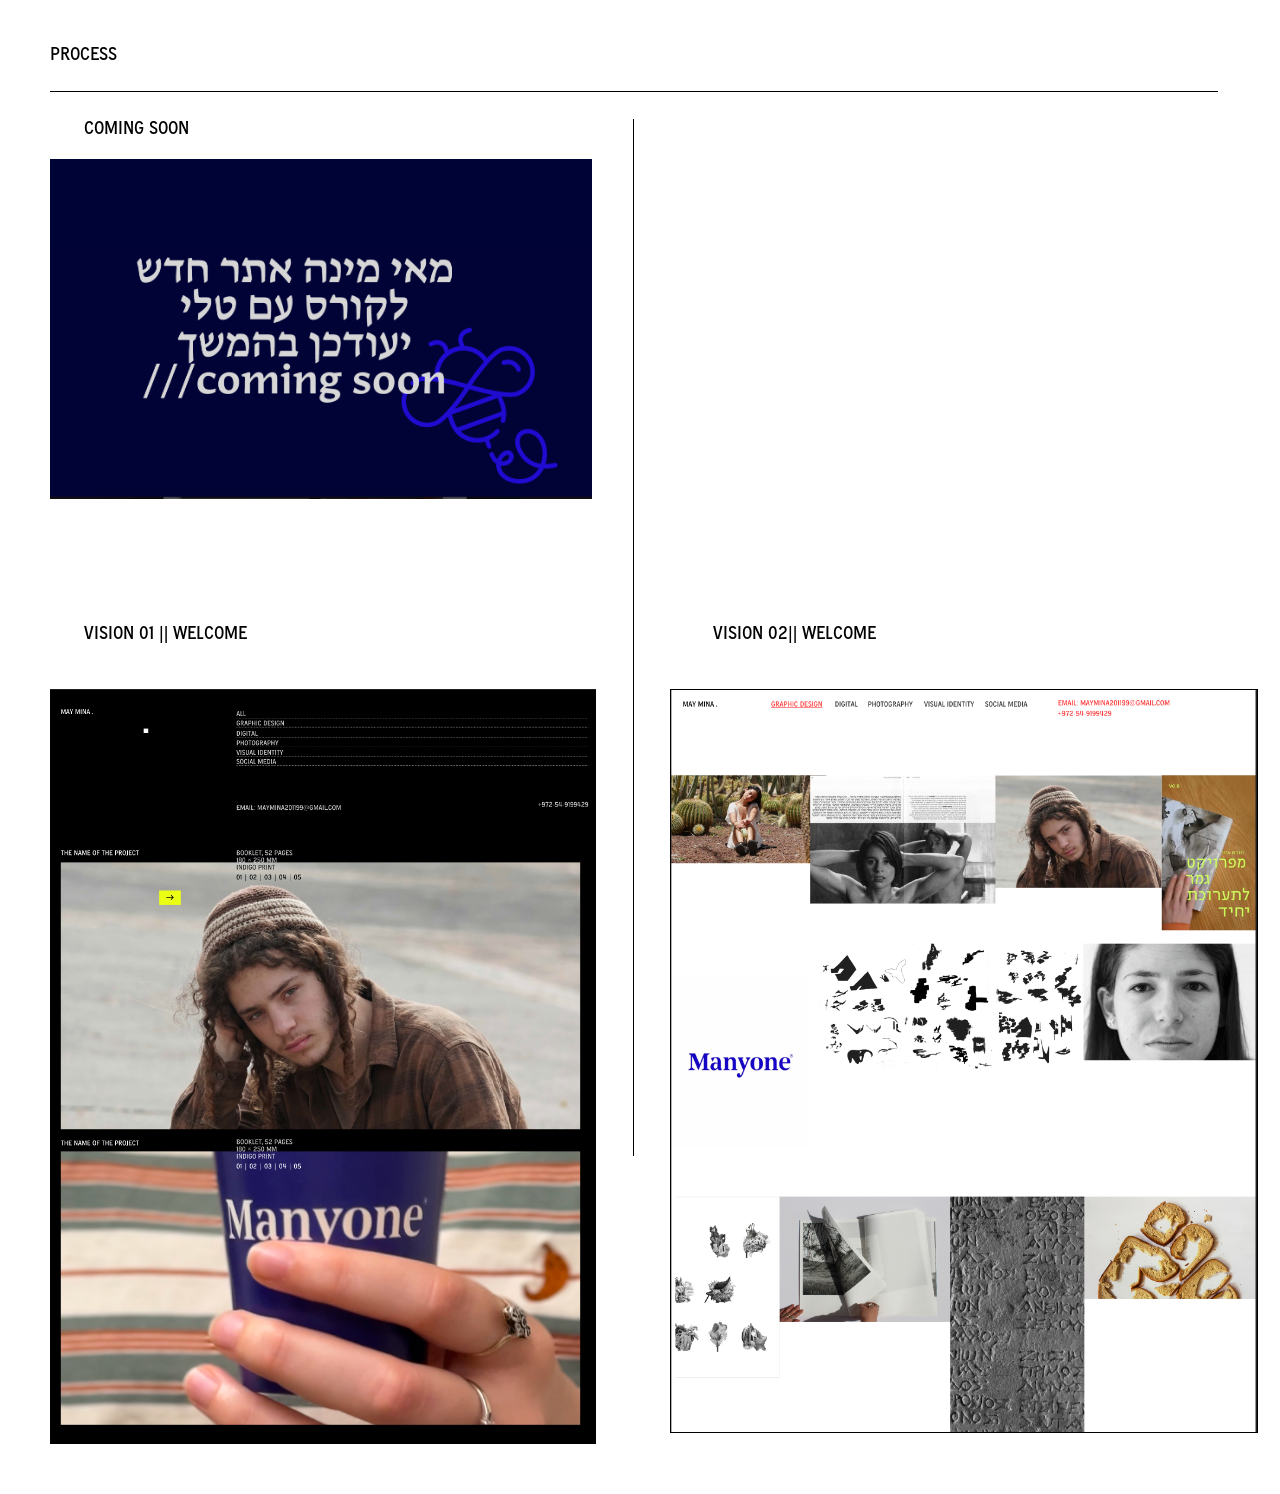
<file: process.html>
<!DOCTYPE html>
<html lang="en" dir="ltr">
<head>
  <meta charset="UTF-8">
  <meta name="viewport" content="width=device-width, initial-scale=1">
  <title>May Mina | Process</title>
  <link rel="stylesheet" href="styles.css?v=20261129p">
</head>
<body class="process-page">
  <header class="process-header">
    <h1>process</h1>
  </header>

  <!--
    כל רשומה היא <article class="entry">: כותרת ודימוי.
    הרשת ממלאת שמאל ואז ימין, שורה אחרי שורה.

    לחיצה על דימוי שבתוך <button class="entry__open"> פותחת אותו, ולחיצה נוספת סוגרת.
    data-open-mode אומר מה קורה לשאר העמוד כשהרשומה פתוחה:
      "wide"  = הרשומה נפתחת לכל הרוחב, ושאר הרשומות יורדות מתחתיה
      "alone" = הרשומה נפתחת לבד, ושאר הרשומות נעלמות עד שסוגרים
  -->
  <main class="process-list">

    <!-- שורה 1, שמאל: COMING SOON -->
    <article class="entry" data-open-mode="wide">
      <h2 class="entry__title">coming soon</h2>
      <button class="entry__open" type="button" aria-expanded="false" aria-label="הגדלת הדימוי">
        <img class="entry__image entry__image--coming-soon" src="images/process-coming-soon.png" alt="עמוד הבית: בקרוב">
      </button>
    </article>

    <!-- שורה 1, ימין: ריק, כמו בפיגמה -->
    <div class="entry entry--empty" aria-hidden="true"></div>

    <!-- שורה 2, שמאל: VISION 01 -->
    <article class="entry entry--row-2" data-open-mode="alone">
      <h2 class="entry__title">vision 01 || welcome</h2>
      <button class="entry__open" type="button" aria-expanded="false" aria-label="הגדלת הדימוי">
        <img class="entry__image entry__image--vision-01" src="images/process-vision-01.png" alt="VISION 01">
      </button>

      <!-- מופיע רק כש-VISION 01 פתוח -->
      <div class="entry__more">
        <h3 class="entry__title">vision 01 || project page</h3>
        <img class="entry__image entry__image--project-1" src="images/process-vision-01-project-1.png" alt="VISION 01: עמוד פרויקט">
        <img class="entry__image entry__image--project-2" src="images/process-vision-01-project-2.png" alt="VISION 01: עמוד פרויקט, המשך">
      </div>
    </article>

    <!-- שורה 2, ימין: VISION 02 -->
    <article class="entry entry--row-2 entry--right" data-open-mode="alone">
      <h2 class="entry__title">vision 02|| welcome</h2>
      <button class="entry__open" type="button" aria-expanded="false" aria-label="הגדלת הדימוי">
        <img class="entry__image entry__image--vision-02" src="images/process-vision-02.png" alt="VISION 02">

        <!-- מופיע רק כש-VISION 02 פתוח: הקלטת מסך שמתנגנת בלולאה, בלי סאונד -->
        <video class="entry__video" src="images/process-vision-02-open.mp4" poster="images/process-vision-02-open-poster.png" muted loop playsinline preload="none"></video>
      </button>
    </article>

  </main>

  <script>
    // פתיחה וסגירה של דימויים, עם תנועת זום רכה
    const processList = document.querySelector(".process-list");
    const allEntries = [...processList.querySelectorAll("article.entry")];

    // משך התנועה ואופן ההאטה (מתחיל מהר ונעצר בעדינות)
    const ZOOM_DURATION = 600;
    const ZOOM_EASING = "cubic-bezier(0.22, 1, 0.36, 1)";

    // מי שביקש במחשב פחות אנימציות, יקבל פתיחה בלי תנועה
    const reduceMotion = window.matchMedia("(prefers-reduced-motion: reduce)").matches;

    processList.querySelectorAll(".entry__open").forEach(function (openButton) {
      const entry = openButton.closest(".entry");
      const video = openButton.querySelector(".entry__video");
      const openMode = entry.dataset.openMode;

      // מה שזז: הכותרת והדימוי של הרשומה, ושאר הרשומות בעמוד
      const otherEntries = allEntries.filter(other => other !== entry);
      const movingParts = [entry.querySelector(".entry__title"), openButton, ...otherEntries];

      openButton.addEventListener("click", function () {
        // 1. מודדים איפה כל חלק נמצא לפני השינוי
        const before = movingParts.map(part => part.getBoundingClientRect());

        // 2. פותחים או סוגרים
        const isOpen = entry.classList.toggle("entry--open");
        processList.classList.toggle("process-list--" + openMode, isOpen);
        openButton.setAttribute("aria-expanded", isOpen);
        openButton.setAttribute("aria-label", isOpen ? "הקטנת הדימוי" : "הגדלת הדימוי");

        // כשרשומה נפתחת לבד היא עולה לראש העמוד, אז גוללים למעלה.
        // כשהיא נסגרת, גוללים אליה כדי לא לאבד אותה.
        if (openMode === "alone") {
          if (isOpen) {
            window.scrollTo(0, 0);
          } else {
            entry.scrollIntoView({ block: "start" });
          }
        }

        // אם יש סרטון: מתנגן כשפתוח, נעצר כשסוגרים
        if (video) {
          if (isOpen) {
            video.play();
          } else {
            video.pause();
          }
        }

        if (reduceMotion) return;

        // 3. כל חלק מתחיל מהמקום והגודל הקודם שלו, וזז בעדינות למקום החדש
        movingParts.forEach((part, index) => {
          const after = part.getBoundingClientRect();
          const wasHidden = before[index].width === 0;
          const isHidden = after.width === 0;
          if (isHidden) return;

          // חלק שהיה מוסתר ועכשיו מופיע: נכנס בהדרגה
          if (wasHidden) {
            part.animate([{ opacity: 0 }, { opacity: 1 }], { duration: ZOOM_DURATION, easing: ZOOM_EASING });
            return;
          }

          const moveX = before[index].left - after.left;
          const moveY = before[index].top - after.top;
          const scale = part === openButton ? before[index].width / after.width : 1;

          // כשדימוי מתחלף בסרטון, הסרטון גם נכנס בהדרגה
          const fadeFrom = part === openButton && video ? 0.3 : 1;

          part.animate(
            [
              { transformOrigin: "top left", transform: `translate(${moveX}px, ${moveY}px) scale(${scale})`, opacity: fadeFrom },
              { transformOrigin: "top left", transform: "none", opacity: 1 }
            ],
            { duration: ZOOM_DURATION, easing: ZOOM_EASING }
          );
        });

        // החלק הנוסף (עמוד הפרויקט) נכנס בהדרגה
        const more = entry.querySelector(".entry__more");
        if (more && isOpen) {
          more.animate([{ opacity: 0 }, { opacity: 1 }], { duration: ZOOM_DURATION, easing: ZOOM_EASING });
        }
      });
    });
  </script>
  <script src="copy.js?v=20261129p"></script>
  <script src="idle.js?v=20261129p"></script>
</body>
</html>
</file>
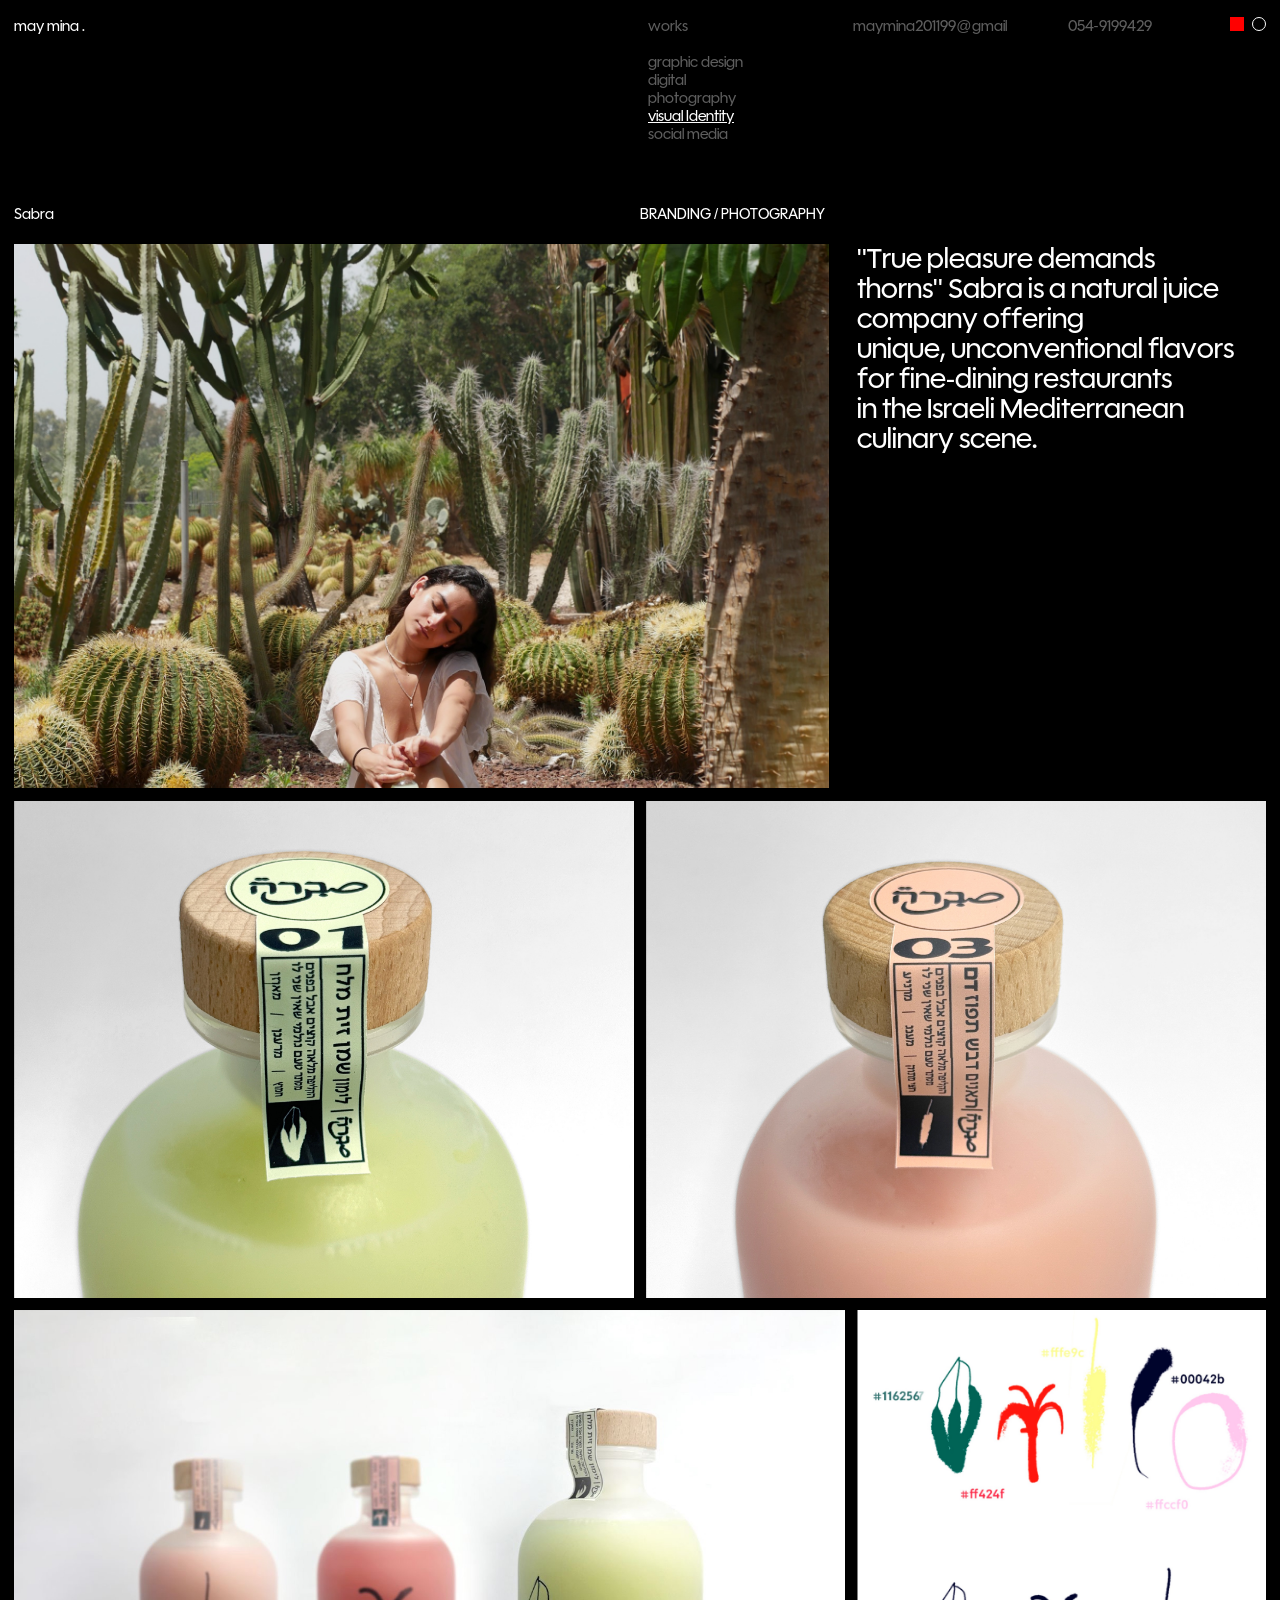
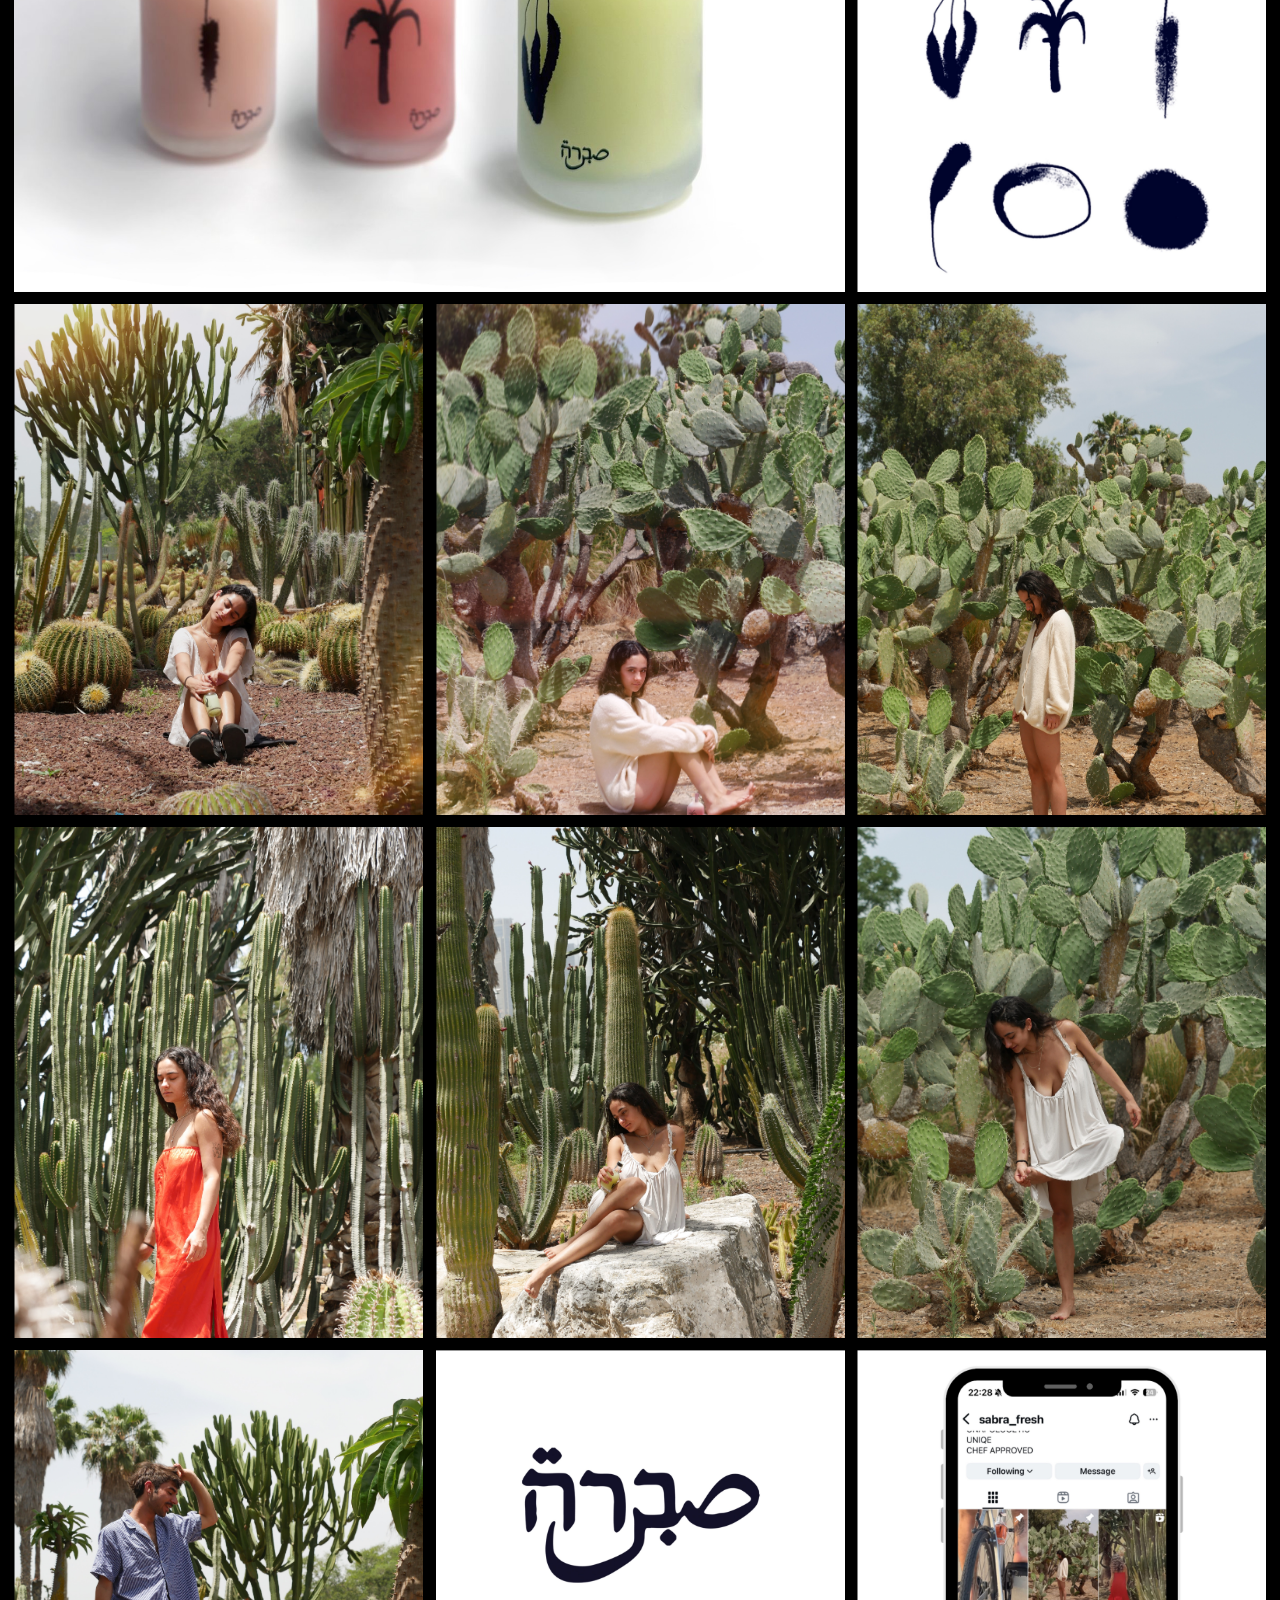
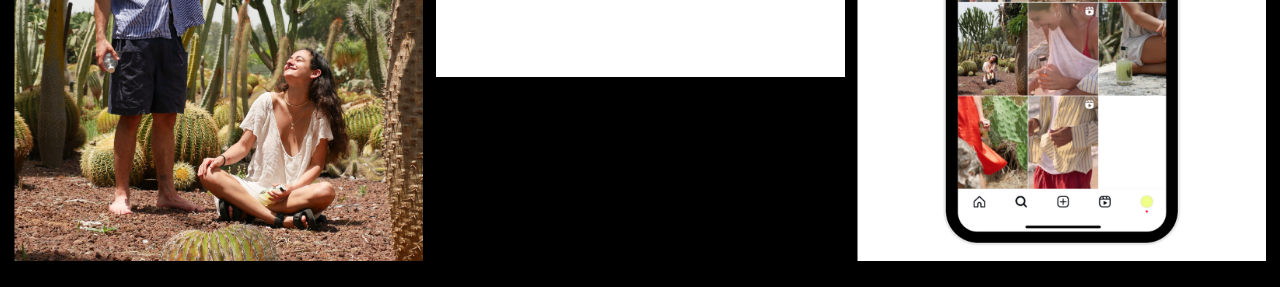
<file: sabra.html>
<!DOCTYPE html>
<html lang="en" dir="ltr">
<head>
  <meta charset="UTF-8">
  <meta name="viewport" content="width=device-width, initial-scale=1">
  <title>May Mina | Sabra</title>
  <link rel="stylesheet" href="styles.css?v=20261129p">
</head>
<body class="home-page">
  <!--
    עמוד פרויקט. כל עמודי הפרויקטים בנויים באותה צורה:
    החלק העליון כמו בעמוד הבית (התפריט שקוף יותר), שורה עם שם הפרויקט ו-IMAGES,
    דימוי גדול משמאל וטקסט מימין, ומתחת שאר הדימויים בגריד של 6 עמודות (כמו בפיגמה):
    כל דימוי הוא tile, והסוג שלו (full / big / small / wide ...) קובע כמה עמודות הוא תופס.
    הדימויים של הפרויקט נמצאים בתיקייה images/projects/sabra.
  -->
  <header class="home-header">
    <!-- השם מוביל חזרה לעמוד הבית -->
    <h1 class="home-name"><a class="home-name__link" href="index.html?v=20261129p">may mina .</a></h1>

    <a class="home-process-link" href="process.html?v=20261129p" aria-label="process" title="process"></a>

    <!-- זמני: ריבוע אדום שמוביל לעמוד הניהול (נוריד אותו כשהאתר יהיה מוכן) -->

    <a class="admin-link" href="covers.html?v=20261129p" aria-label="ניהול" title="ניהול"></a>

    <!-- התפריט: הקטגוריה של הפרויקט לבנה עם קו תחתון, השאר באפור. כל קטגוריה מובילה לעמוד הבית, מסונן לפיה -->
    <nav class="home-menu project-menu">
      <a class="home-menu__label" href="index.html?v=20261129p">works</a>
      <ul class="home-menu__list">
        <li><a href="index.html?v=20261129p&category=graphic-design">graphic design</a></li>
        <li><a href="index.html?v=20261129p&category=digital">digital</a></li>
        <li><a href="index.html?v=20261129p&category=photography">photography</a></li>
        <li><a class="home-menu__item--current" href="index.html?v=20261129p&category=visual-identity">visual Identity</a></li>
        <li><a href="index.html?v=20261129p&category=social-media">social media</a></li>
      </ul>
    </nav>

    <!-- שורת הפרויקט: שם הפרויקט ו-IMAGES, על הקו התחתון של החלק העליון -->
    <p class="project-meta project-meta--title">Sabra</p>
    <p class="project-meta project-meta--field">BRANDING / PHOTOGRAPHY</p>
    <!-- פרטי הקשר באפור, למעלה מימין (כמו בפיגמה) -->
    <a class="project-contact project-contact--email" href="mailto:maymina201199@gmail.com">maymina201199@gmail</a>
    <a class="project-contact project-contact--phone" href="tel:+972549199429">054-9199429</a>
  </header>

  <main class="project-page">
    <!-- הפתיחה: הדימוי שמופיע בעמוד הבית, גדול משמאל, וטקסט מימין -->
    <section class="project-intro">
      <img class="project-intro__image" src="images/projects/sabra/hero.jpg" alt="Sabra">
      <p class="project-intro__description">
        "True pleasure demands thorns"<br>
        Sabra is a natural juice company offering unique, unconventional flavors for fine-dining restaurants in the Israeli Mediterranean culinary scene.
      </p>
    </section>

    <!-- שאר הדימויים של הפרויקט -->
    <section class="project-images project-grid">
      <figure class="tile" data-span="3" data-shape="land" style="--span: 3"><img class="project-images__image" src="images/projects/sabra/12.jpg" alt loading="lazy" style="--photo-ratio: 0.75"></figure>
      <figure class="tile" data-span="3" data-shape="land" style="--span: 3"><img class="project-images__image" src="images/projects/sabra/13.jpg" alt loading="lazy" style="--photo-ratio: 0.75"></figure>
      <figure class="tile" data-span="4" data-shape="orig" data-ratio="1.4396" style="--span: 4; --ratio: 1.4396"><img class="project-images__image" src="images/projects/sabra/09.jpg" alt loading="lazy" style="--photo-ratio: 1.4396"></figure>
      <figure class="tile" data-span="2" data-shape="port" style="--span: 2"><img class="project-images__image" src="images/projects/sabra/01.jpg" alt loading="lazy" style="--photo-ratio: 0.6829"></figure>
      <figure class="tile" data-span="2" data-shape="port" style="--span: 2"><img class="project-images__image" src="images/projects/sabra/02.jpg" alt loading="lazy" style="--photo-ratio: 0.7064"></figure>
      <figure class="tile" data-span="2" data-shape="port" style="--span: 2"><img class="project-images__image" src="images/projects/sabra/03.jpg" alt loading="lazy" style="--photo-ratio: 0.6668"></figure>
      <figure class="tile" data-span="2" data-shape="port" style="--span: 2"><img class="project-images__image" src="images/projects/sabra/04.jpg" alt loading="lazy" style="--photo-ratio: 0.7507"></figure>
      <figure class="tile" data-span="2" data-shape="port" style="--span: 2"><img class="project-images__image" src="images/projects/sabra/05.jpg" alt loading="lazy" style="--photo-ratio: 0.7507"></figure>
      <figure class="tile" data-span="2" data-shape="port" style="--span: 2"><img class="project-images__image" src="images/projects/sabra/06.jpg" alt loading="lazy" style="--photo-ratio: 0.7507"></figure>
      <figure class="tile" data-span="2" data-shape="port" style="--span: 2"><img class="project-images__image" src="images/projects/sabra/07.jpg" alt loading="lazy" style="--photo-ratio: 0.7507"></figure>
      <figure class="tile" data-span="2" data-shape="port" style="--span: 2"><img class="project-images__image" src="images/projects/sabra/08.jpg" alt loading="lazy" style="--photo-ratio: 0.7507"></figure>
      <figure class="tile" data-span="2" data-shape="land" style="--span: 2"><img class="project-images__image" src="images/projects/sabra/10.jpg" alt loading="lazy" style="--photo-ratio: 1.4957"></figure>
      <figure class="tile" data-span="2" data-shape="port" style="--span: 2"><img class="project-images__image" src="images/projects/sabra/11.jpg" alt loading="lazy" style="--photo-ratio: 0.8"></figure>
    </section>
  </main>

  <!-- המפה הקטנה של העמוד שמופיעה כשגוללים -->
  <script src="grid.js?v=20261129p"></script>
  <script src="project.js?v=20261129p"></script>
  <script src="copy.js?v=20261129p"></script>
  <script src="idle.js?v=20261129p"></script>
</body>
</html>
</file>
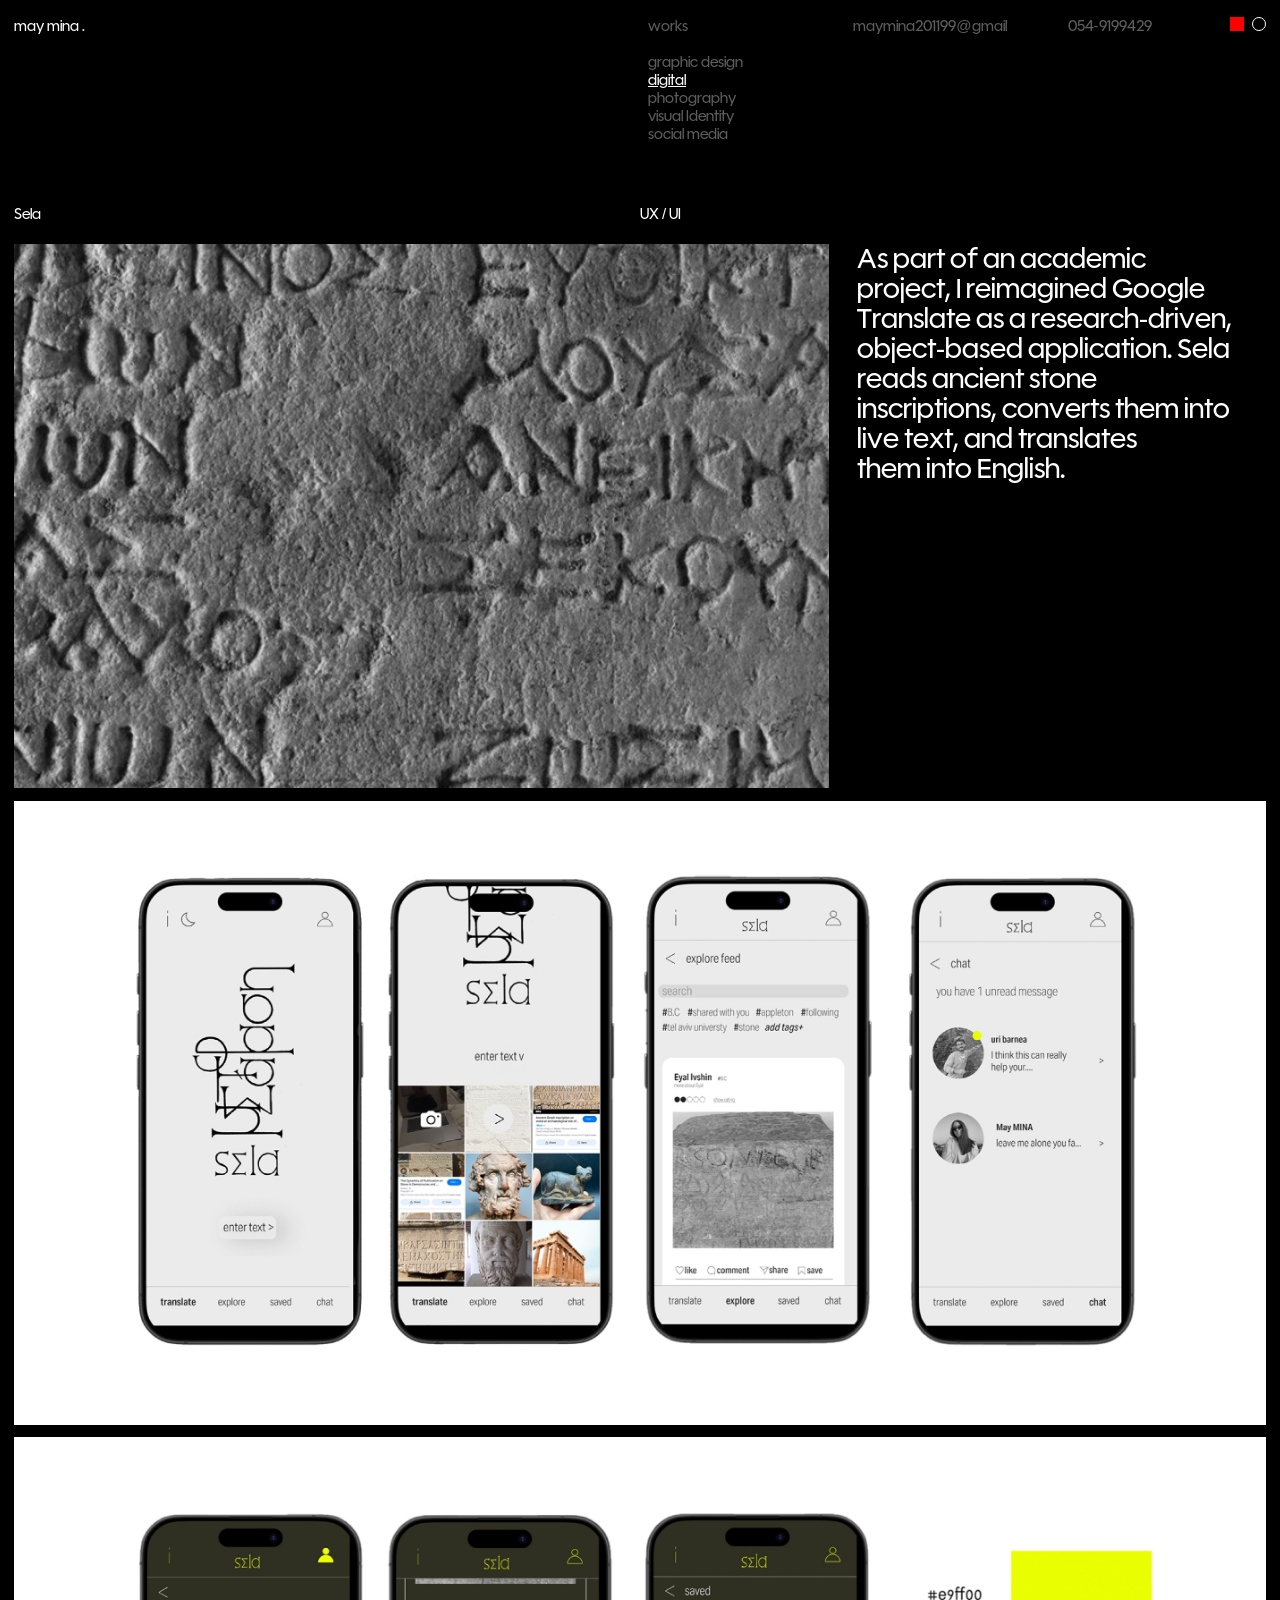
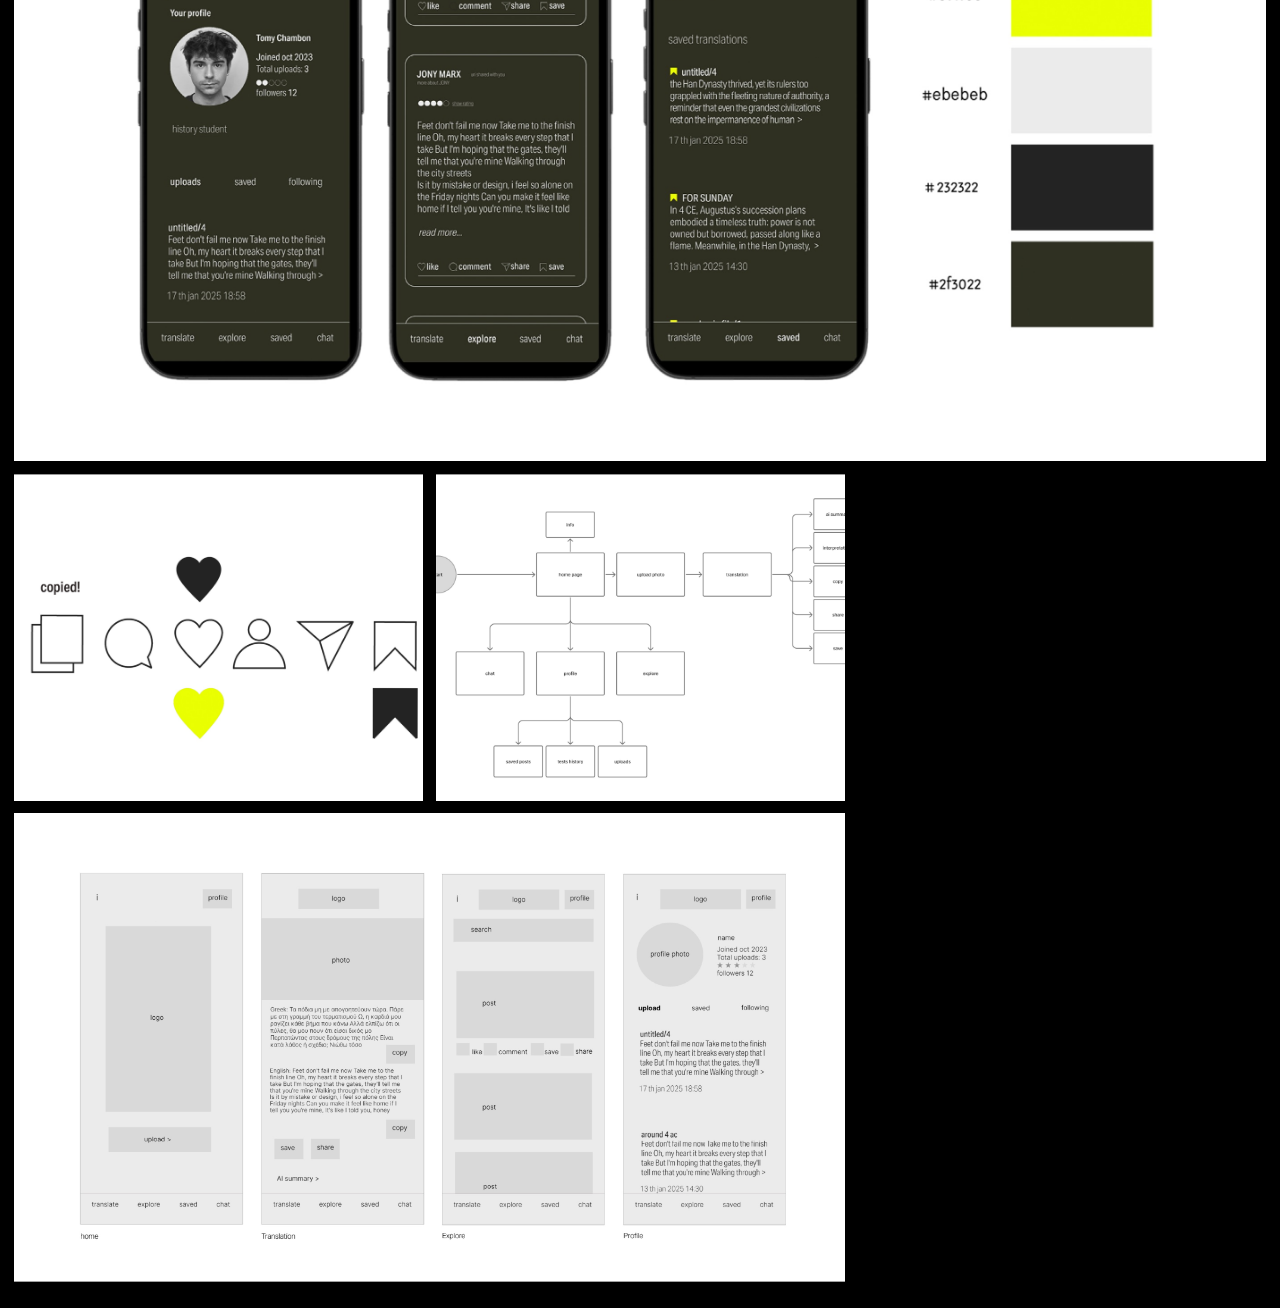
<file: sela.html>
<!DOCTYPE html>
<html lang="en" dir="ltr">
<head>
  <meta charset="UTF-8">
  <meta name="viewport" content="width=device-width, initial-scale=1">
  <title>May Mina | Sela</title>
  <link rel="stylesheet" href="styles.css?v=20261129p">
</head>
<body class="home-page">
  <!--
    עמוד פרויקט. כל עמודי הפרויקטים בנויים באותה צורה:
    החלק העליון כמו בעמוד הבית (התפריט שקוף יותר), שורה עם שם הפרויקט ו-IMAGES,
    דימוי גדול משמאל וטקסט מימין, ומתחת שאר הדימויים בגריד של 6 עמודות (כמו בפיגמה):
    כל דימוי הוא tile, והסוג שלו (full / big / small / wide ...) קובע כמה עמודות הוא תופס.
    הדימויים של הפרויקט נמצאים בתיקייה images/projects/sela.
  -->
  <header class="home-header">
    <!-- השם מוביל חזרה לעמוד הבית -->
    <h1 class="home-name"><a class="home-name__link" href="index.html?v=20261129p">may mina .</a></h1>

    <a class="home-process-link" href="process.html?v=20261129p" aria-label="process" title="process"></a>

    <!-- זמני: ריבוע אדום שמוביל לעמוד הניהול (נוריד אותו כשהאתר יהיה מוכן) -->

    <a class="admin-link" href="covers.html?v=20261129p" aria-label="ניהול" title="ניהול"></a>

    <!-- התפריט: הקטגוריה של הפרויקט לבנה עם קו תחתון, השאר באפור. כל קטגוריה מובילה לעמוד הבית, מסונן לפיה -->
    <nav class="home-menu project-menu">
      <a class="home-menu__label" href="index.html?v=20261129p">works</a>
      <ul class="home-menu__list">
        <li><a href="index.html?v=20261129p&category=graphic-design">graphic design</a></li>
        <li><a class="home-menu__item--current" href="index.html?v=20261129p&category=digital">digital</a></li>
        <li><a href="index.html?v=20261129p&category=photography">photography</a></li>
        <li><a href="index.html?v=20261129p&category=visual-identity">visual Identity</a></li>
        <li><a href="index.html?v=20261129p&category=social-media">social media</a></li>
      </ul>
    </nav>

    <!-- שורת הפרויקט: שם הפרויקט ו-IMAGES, על הקו התחתון של החלק העליון -->
    <p class="project-meta project-meta--title">Sela</p>
    <p class="project-meta project-meta--field">UX / UI</p>
    <!-- פרטי הקשר באפור, למעלה מימין (כמו בפיגמה) -->
    <a class="project-contact project-contact--email" href="mailto:maymina201199@gmail.com">maymina201199@gmail</a>
    <a class="project-contact project-contact--phone" href="tel:+972549199429">054-9199429</a>
  </header>

  <main class="project-page">
    <!-- הפתיחה: הדימוי שמופיע בעמוד הבית, גדול משמאל, וטקסט מימין -->
    <section class="project-intro">
      <video class="project-intro__image" src="images/home-row2-stone.mp4" poster="images/home-row2-stone-poster.jpg" autoplay muted loop playsinline aria-label="Sela"></video>
      <p class="project-intro__description">
        As part of an academic project, I reimagined Google Translate as a research-driven, object-based application. Sela reads ancient stone inscriptions, converts them into live text, and translates them into English.
      </p>
    </section>

    <!-- שאר הדימויים של הפרויקט -->
    <section class="project-images project-grid">
      <figure class="tile" data-span="6" data-shape="orig" data-ratio="2.0014" style="--span: 6; --ratio: 2.0014"><img class="project-images__image" src="images/projects/sela/02.jpg" alt loading="lazy" style="--photo-ratio: 2.0014"></figure>
      <figure class="tile" data-span="6" data-shape="orig" data-ratio="2.0014" style="--span: 6; --ratio: 2.0014"><img class="project-images__image" src="images/projects/sela/03.jpg" alt loading="lazy" style="--photo-ratio: 2.0014"></figure>
      <figure class="tile" data-span="2" data-shape="land" style="--span: 2"><img class="project-images__image" src="images/projects/sela/01.jpg" alt loading="lazy" style="--photo-ratio: 1.883"></figure>
      <figure class="tile" data-span="2" data-shape="land" style="--span: 2"><img class="project-images__image" src="images/projects/sela/04.jpg" alt loading="lazy" style="--photo-ratio: 1.5054"></figure>
      <figure class="tile" data-span="4" data-shape="orig" data-ratio="1.7778" style="--span: 4; --ratio: 1.7778"><img class="project-images__image" src="images/projects/sela/05.jpg" alt loading="lazy" style="--photo-ratio: 1.7778"></figure>
    </section>
  </main>

  <!-- המפה הקטנה של העמוד שמופיעה כשגוללים -->
  <script src="grid.js?v=20261129p"></script>
  <script src="project.js?v=20261129p"></script>
  <script src="copy.js?v=20261129p"></script>
  <script src="idle.js?v=20261129p"></script>
</body>
</html>
</file>
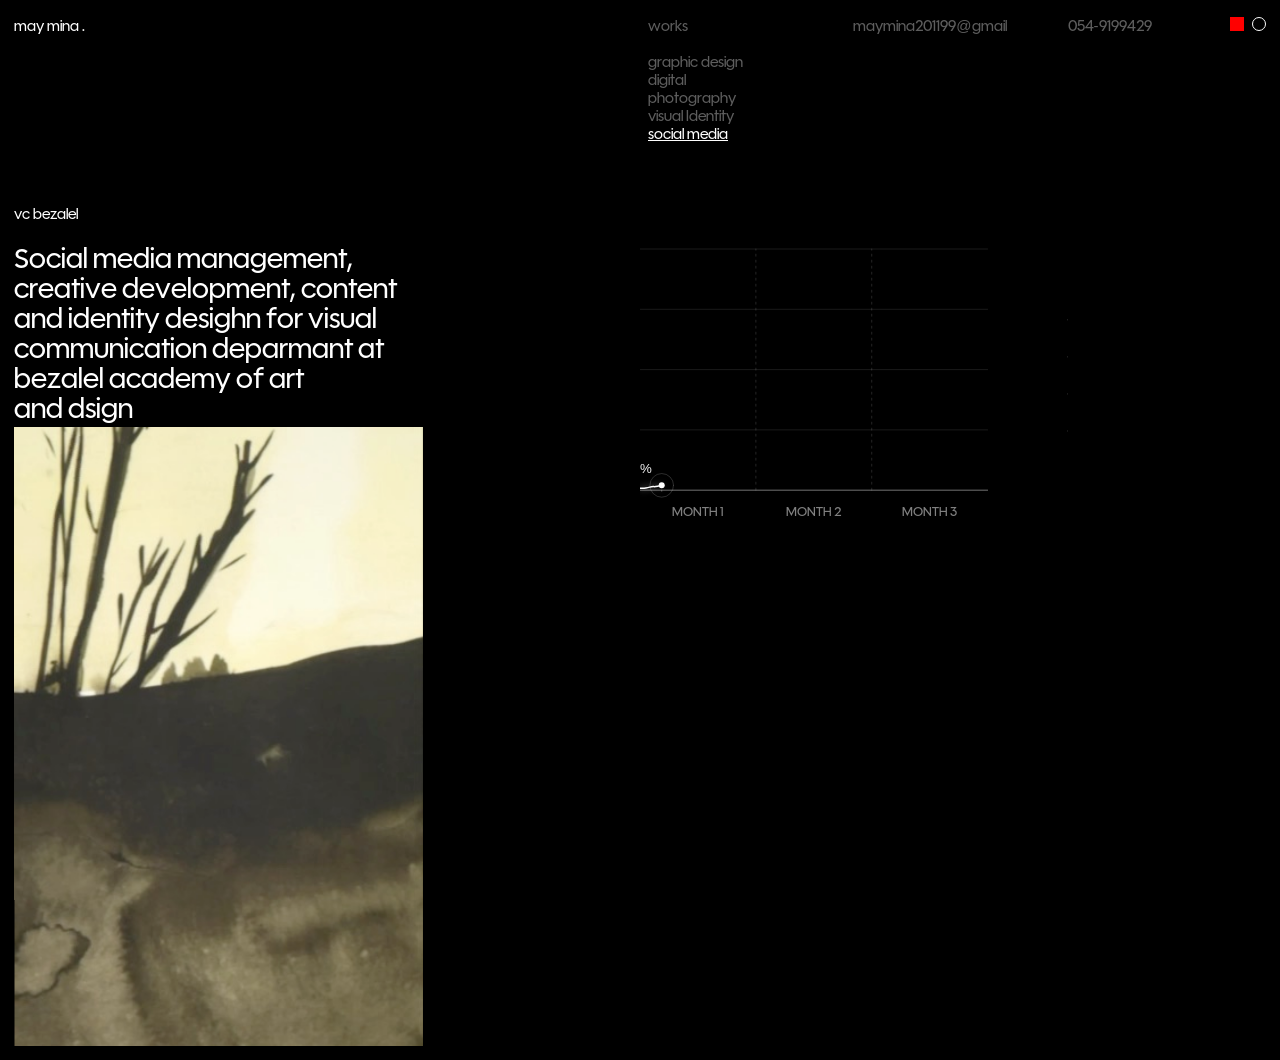
<file: vc-bezalel.html>
<!DOCTYPE html>
<html lang="en" dir="ltr">
<head>
  <meta charset="UTF-8">
  <meta name="viewport" content="width=device-width, initial-scale=1">
  <title>May Mina | vc bezalel</title>
  <link rel="stylesheet" href="styles.css?v=20261129p">
</head>
<body class="home-page">
  <!--
    עמוד פרויקט. כל עמודי הפרויקטים בנויים באותה צורה:
    החלק העליון כמו בעמוד הבית (התפריט שקוף יותר), שורה עם שם הפרויקט ו-IMAGES,
    דימוי גדול משמאל וטקסט מימין, ומתחת שאר הדימויים בגריד של 6 עמודות (כמו בפיגמה):
    כל דימוי הוא tile, והסוג שלו (full / big / small / wide ...) קובע כמה עמודות הוא תופס.
    הדימויים של הפרויקט נמצאים בתיקייה images/projects/vc-bezalel.
  -->
  <header class="home-header">
    <!-- השם מוביל חזרה לעמוד הבית -->
    <h1 class="home-name"><a class="home-name__link" href="index.html?v=20261129p">may mina .</a></h1>

    <a class="home-process-link" href="process.html?v=20261129p" aria-label="process" title="process"></a>

    <!-- זמני: ריבוע אדום שמוביל לעמוד הניהול (נוריד אותו כשהאתר יהיה מוכן) -->

    <a class="admin-link" href="covers.html?v=20261129p" aria-label="ניהול" title="ניהול"></a>

    <!-- התפריט: הקטגוריה של הפרויקט לבנה עם קו תחתון, השאר באפור. כל קטגוריה מובילה לעמוד הבית, מסונן לפיה -->
    <nav class="home-menu project-menu">
      <a class="home-menu__label" href="index.html?v=20261129p">works</a>
      <ul class="home-menu__list">
        <li><a href="index.html?v=20261129p&category=graphic-design">graphic design</a></li>
        <li><a href="index.html?v=20261129p&category=digital">digital</a></li>
        <li><a href="index.html?v=20261129p&category=photography">photography</a></li>
        <li><a href="index.html?v=20261129p&category=visual-identity">visual Identity</a></li>
        <li><a class="home-menu__item--current" href="index.html?v=20261129p&category=social-media">social media</a></li>
      </ul>
    </nav>

    <!-- שורת הפרויקט: שם הפרויקט על הקו התחתון של החלק העליון. בעמוד הזה, באותה שורה מימין: INSTAGRAM / 3 MONTHS של הגרף -->
    <p class="project-meta project-meta--title">vc bezalel</p>
    <!-- פרטי הקשר באפור, למעלה מימין (כמו בפיגמה) -->
    <a class="project-contact project-contact--email" href="mailto:maymina201199@gmail.com">maymina201199@gmail</a>
    <a class="project-contact project-contact--phone" href="tel:+972549199429">054-9199429</a>
  </header>

  <main class="project-page">
    <!-- הפתיחה: טקסט משמאל והגרף של הסושיאל מימין, כמו בעמוד של Manyone -->
    <section class="project-intro project-intro--stats">
      <p class="project-intro__description">
        Social media management,<br>
        creative development, content and identity desighn<br>
        for visual communication deparmant at bezalel academy of art and dsign
      </p>
      <!-- הגרף המונפש של הצמיחה באינסטגרם (מצויר ב-manyone-growth.js). הנתונים ב-data-..., ועורכים אותם בעמוד הניהול -->
      <div class="project-stats">
        <canvas class="project-stats__chart" id="growth-chart" role="img"
          data-title-left="" data-title-right="" data-months="3" data-growth="1614.1" data-total="358827" data-unit="" data-total-label="total views" data-row1="viewers|4815" data-row2="views|1614.1" data-row3="non-follower views|852.2"
          aria-label="Social media growth, 3 months: 358,827 total views, +4,815% viewers, +1,614.1% views, +852.2% non-follower views"></canvas>
      </div>
    </section>

    <!-- הפיד: גריד של 3 עמודות כמו באינסטגרם, עם תמונות וסרטונים (פוסט 455 על 568 בפיגמה).
         כמו באינסטגרם: סרטון לאורך (רילס) מופיע כפריים אחד קבוע, חתוך לריבוע של הגריד.
         רק סרטון שכבר בצורה של הריבוע (4 על 5) מתנגן בגריד, בגודל האמיתי שלו.
         סרטון עם data-autoplay נטען ומתנגן רק כשהוא קרוב למסך (project.js) -->
    <section class="project-images project-feed">
      <figure class="tile" data-video="images/home-vc-bezalel.mp4?s=1"><img class="project-images__image" src="images/home-vc-bezalel-poster.jpg" alt="VC Bezalel" loading="lazy" style="--photo-ratio: 0.5625"></figure>
    </section>
  </main>

  <!-- המפה הקטנה של העמוד שמופיעה כשגוללים -->
  <script src="project.js?v=20261129p"></script>
  <script src="manyone-growth.js?v=20261129p"></script>
  <script src="copy.js?v=20261129p"></script>
  <script src="idle.js?v=20261129p"></script>
</body>
</html>
</file>
<file: styles.css>
/* ===== משתנים: צבעים, פונטים וריווחים (מהפיגמה) ===== */
:root {
  /* צבעים */
  --color-home-background: #000000; /* רקע שחור של עמוד הבית */
  --color-home-text: #ffffff;       /* טקסט לבן בעמוד הבית */
  --color-home-muted: #5e5e5e;      /* אפור של "works" */
  --color-home-contact: rgba(255, 255, 255, 0.8); /* פרטי הקשר */
  --color-marker: #ebff12;          /* הסמן הצהוב עם החץ */
  --color-paper: #ffffff;      /* רקע לבן של עמוד התהליך */
  --color-ink: #000000;        /* טקסט וקווים שחורים בעמוד התהליך */

  /* פונטים */
  --font-home: "Polymath Display", Arial, sans-serif;
  --font-label: "Compadre Narrow", "Arial Narrow", Arial, sans-serif;

  /* גדלי טקסט */
  --label-size: 18px;   /* הטקסט הרגיל בעמוד התהליך */
  --home-text-size: 15px; /* השם והתפריט בעמוד הבית */
  --contact-size: 15px; /* פרטי הקשר בעמוד הבית */
  --contact-drop: 0.18em; /* כמה פרטי הקשר יורדים כדי לשבת על הקו של הדימויים */
  --counter-size: 18px; /* המספור 01 | 02 | 03 על דימוי פתוח */
  --project-name-size: 15px; /* השמות של הפרויקטים מתחת לדימויים */
  --space-titles-top: 15px;  /* בין הדימויים לשמות (בפיגמה: הדימוי נגמר ב-899, השם ב-914) */
  --home-titles-height: 54px; /* מהדימויים של שורה אחת עד הדימויים של השורה הבאה (899 עד 953 בפיגמה) */
  --process-link-size: 14px; /* העיגול שמוביל לעמוד התהליך */
  /* עמוד פרויקט: בפיגמה הוא בנוי לפי "may mina ." בגודל 18px, ובאתר "may mina ." בגודל 15px.
     לכן כל המידות של עמוד הפרויקט מוקטנות באותו יחס (15/18), כדי שהיחסים יישארו כמו בפיגמה */
  --project-scale: calc(15 / 18);
  --project-meta-size: var(--home-text-size);              /* שם הפרויקט והתחום: כמו "may mina ." */
  --project-text-size: calc(34px * var(--project-scale));  /* הטקסט ליד הדימוי הגדול (34px בפיגמה) */
  --project-text-line: calc(36px * var(--project-scale));  /* גובה שורה של הטקסט (36px בפיגמה) */
  --menu-dim-opacity: 0.4;     /* עמוד פרויקט: התפריט שקוף יותר */
  --intro-letter-size: 100px; /* האות במסך הפתיחה */
  --cursor-label-size: 11px; /* התווית [ NEXT ] שליד העכבר */

  /* ריווחים */
  --space-page: 16px;
  /* עמוד הבית (המספרים מהפריים ברוחב 1440px) */
  --home-header-height: 222px;   /* החלק העליון בעמודי הפרויקטים */
  --home-header-height-compact: 170px; /* החלק העליון בעמוד הבית: הגריד מתחיל ממש מתחת לתפריט */
  --space-home-top: 17px;        /* מרחק השם והתפריט מלמעלה */
  --space-home-edge: 14px;       /* מרחק השם מהקצה השמאלי */
  /* עמוד פרויקט (המספרים מהפריים ברוחב 1440px) */
  --space-project-edge: var(--space-home-edge); /* הדימוי ושם הפרויקט מיושרים ל-"may mina ." */
  --space-project-intro-top: calc(26px * var(--project-scale)); /* מהשורה של שם הפרויקט עד הדימוי */
  --space-project-images-gap: calc(15px * var(--project-scale)); /* בין הדימויים של הפרויקט */
  /* חלון הפרויקט שנפתח בלחיצה על פרויקט (המידות מהאתר crxtianhub.com) */
  --pw-item-size: 15cqw;           /* גודל כל דימוי: 15% מרוחב המסך, כמו באתר המקור */
  --pw-item-start: 1cqw;           /* הריבוע הקטן שממנו הדימוי מתחיל */
  --pw-entry-duration: 1700ms;     /* כל התנועה של דימוי אחד */
  --pw-entry-stagger: 90ms;        /* כל דימוי מתחיל קצת אחרי הקודם */
  --pw-entry-delay: 120ms;
  --pw-number-duration: 500ms;
  --pw-small-text: 12px;           /* המספרים 01_ */
  --pw-hold: 150ms;                /* רגע קצר שהדימויים נשארים במקום לפני שהם עפים */
  --pw-leave-duration: 850ms;      /* הדימויים עפים למקום שלהם בעמוד והרקע השחור נעלם */
  --pw-fly-easing: cubic-bezier(0.65, 0, 0.35, 1); /* ease-in-out: מתחיל ונעצר ברכות */
  --pw-easing: cubic-bezier(0.22, 0.65, 0.3, 1);
  /* המפה הקטנה של העמוד והכפתור "Next project" (132 על 232 ו-115 על 24 בפיגמה, מוקטנים כמו שאר העמוד) */
  --dock-scale: 1.2; /* כל הפאנל (המפה והכפתור) גדול ב-20% מהפיגמה */
  --minimap-width: calc(132px * var(--project-scale) * var(--dock-scale));
  --minimap-height: calc(232px * var(--project-scale) * var(--dock-scale));
  --minimap-gap: calc(15px * var(--project-scale) * var(--dock-scale));
  --minimap-right: var(--space-project-edge); /* מיושר לשוליים של העמוד */
  --minimap-bottom: 24px;         /* מרחק מתחתית המסך */
  /* הכפתור "Next project": מסגרת דקה בלי מילוי ובלי פינות מעוגלות, 115 על 24 עם טקסט 18 (כמו בפיגמה) */
  --next-project-width: calc(115px * var(--project-scale) * var(--dock-scale));
  --next-project-height: calc(24px * var(--project-scale) * var(--dock-scale));
  --next-project-size: calc(18px * var(--project-scale) * var(--dock-scale));   /* גודל הטקסט בכפתור */
  --space-counter-top: 9px;        /* המספור: מרחק מהקצה העליון של הדימוי */
  --cursor-label-gap: 10px;      /* רווח בין הסוגריים למילה ב-[ NEXT ] */
  /* עמוד התהליך (המספרים מהפריים ברוחב 1440px) */
  --space-edge: 50px;         /* מרחק מהקצה השמאלי */
  --space-edge-line: 62px;    /* מרחק הקו העליון מהקצה הימני */
  --space-edge-images: 22px;  /* מרחק הדימויים מהקצה הימני */
  --space-line: 27px;         /* מרווח מעל ומתחת לקו העליון */
  --space-title-indent: 34px; /* הכותרת בעמודה השמאלית זזה פנימה */
  --space-title-indent-right: 43px; /* הכותרת בעמודה הימנית זזה פנימה */
  --space-title-gap: 21px;    /* בין כותרת לדימוי בשורה 1 */
  --space-title-gap-row-2: 45px; /* בין כותרת לדימוי בשורה 2 */
  --space-column-gap: 74px;   /* בין שתי העמודות */
  --space-row-gap: 124px;     /* בין שורה של רשומות לשורה הבאה */
  --divider-height: 1037px;   /* אורך הקו האנכי */
  --divider-height-row-2: 479px; /* החלק של הקו שליד שורה 2 */
  --image-open-width: calc(100% * 1330 / 1368); /* COMING SOON פתוח: 1330px בפיגמה */
  --space-project-top: 31px;   /* VISION 01 פתוח: רווח נוסף מעל "PROJECT PAGE" */
  --space-project-title-gap: 24px; /* בין "PROJECT PAGE" לדימוי */
  --space-project-image-gap: 62px; /* בין שני הדימויים של עמוד הפרויקט */
  --space-video-top: 87px;     /* VISION 02 פתוח: רווח נוסף מעל הסרטון */
  --line-width: 1px;

  /* תנועה: משך ואופן ההאטה של פתיחת דימויים */
  --zoom-duration: 600ms;
  --zoom-easing: cubic-bezier(0.22, 1, 0.36, 1);
}

/* ===== פונטים ===== */
/* Polymath Display: נטען מתיקיית fonts של הפרויקט */
@font-face {
  font-family: "Polymath Display";
  src: url("fonts/PolymathDispDemo-Regular.otf") format("opentype");
}

/* Compadre Narrow: נטען מתיקיית fonts של הפרויקט */
@font-face {
  font-family: "Compadre Narrow";
  src: url("fonts/Compadre-Demo-Narrow.otf") format("opentype");
}

/* ===== בסיס ===== */
* {
  box-sizing: border-box;
}

body {
  margin: 0;
}

/* ===== מסך הפתיחה: אות גדולה שמתחלפת באמצע המסך ===== */
.intro {
  position: fixed;
  inset: 0;
  z-index: 100; /* מעל כל האתר */
  display: flex;
  align-items: center;
  justify-content: center;
  background-color: var(--color-home-background);
  color: var(--color-home-text);
  font-family: var(--font-home);
  transition: opacity 500ms var(--zoom-easing);
}

.intro.is-hidden {
  opacity: 0;
  pointer-events: none;
}

.intro__letter {
  font-size: var(--intro-letter-size);
  line-height: 1;
}

/* ===== עמוד הבית ===== */
.home-page {
  background-color: var(--color-home-background);
  color: var(--color-home-text);
  font-family: var(--font-home);
  font-size: var(--home-text-size);
  line-height: normal;
}

/* החלק העליון: שם, תפריט ופרטי קשר (328px בפיגמה) */
.home-header {
  position: relative;
  height: var(--home-header-height);
}

/* בעמוד הבית החלק העליון נמוך יותר, כדי שהגריד יתחיל גבוה יותר */
.home-header--compact {
  height: var(--home-header-height-compact);
}

.home-name {
  position: absolute;
  top: var(--space-home-top);
  left: var(--space-home-edge);
  margin: 0;
  font-size: inherit;
  font-weight: normal;
}

/* בעמודים אחרים השם הוא קישור לעמוד הבית, אבל נראה בדיוק אותו דבר */
.home-name__link {
  color: inherit;
  text-decoration: none;
}

/* הקישור לעמוד התהליך: עיגול לבן דק בפינה הימנית העליונה, מול "may mina ." */
.home-process-link {
  position: absolute;
  top: var(--space-home-top);
  right: var(--space-home-edge);
  width: var(--process-link-size);
  height: var(--process-link-size);
  border: var(--line-width) solid var(--color-home-text);
  border-radius: 50%;
  transition: background-color 200ms ease;
}

/* כשהעכבר על העיגול הוא מתמלא */
.home-process-link:hover {
  background-color: var(--color-home-text);
}

/* זמני: ריבוע אדום קטן משמאל לעיגול, שמוביל לעמוד הניהול (נוריד אותו כשהאתר יהיה מוכן) */
.admin-link {
  position: absolute;
  top: var(--space-home-top);
  right: calc(var(--space-home-edge) + var(--process-link-size) + 8px);
  width: var(--process-link-size);
  height: var(--process-link-size);
  background-color: #ff0000;
}

/* התפריט מתחיל באמצע המסך, כמו בפיגמה */
.home-menu {
  position: absolute;
  top: var(--space-home-top);
  left: calc(100% * 729 / 1440);
}

.home-menu__label {
  display: block;
  margin: 0 0 1lh; /* שורה ריקה מתחת ל-"works" */
  color: var(--color-home-muted);
}

.home-menu__list {
  margin: 0;
  padding: 0;
  list-style: none;
}

/* הכפתורים בתפריט נראים כמו טקסט רגיל */
.home-menu button {
  padding: 0;
  border: 0;
  background: none;
  color: inherit;
  font: inherit;
  cursor: pointer;
}

/* מצבים של התפריט: הפריט שנבחר (הקטגוריה או העמוד שנמצאים בו) לבן עם קו תחתון,
   וכל השאר באפור. בעמוד הבית "works" נבחר מההתחלה */
.home-menu button,
.home-menu a,
.home-menu .home-menu__label {
  color: var(--color-home-muted);
  text-decoration: none;
  transition: color 300ms ease; /* הצבע מתחלף בעדינות כשבוחרים קטגוריה */
}

.home-menu .is-selected,
.home-menu .home-menu__item--current {
  color: var(--color-home-text);
  text-decoration: underline;
}

/* כשהעכבר על קטגוריה: קו תחתון */
.home-menu button:hover,
.home-menu a:hover {
  text-decoration: underline;
}

/* פרטי הקשר: קטנים, באותיות גדולות */
.home-contact {
  position: absolute;
  /* האותיות יושבות ממש על הקו העליון של הדימויים:
     מורידים את הרווח הריק שמתחת לאותיות (המקום של אותיות כמו g ו-p) */
  bottom: calc(-1 * var(--contact-drop));
  margin: 0;
  color: var(--color-home-contact);
  font-family: var(--font-label);
  font-size: var(--contact-size);
  line-height: 1;
  text-transform: uppercase;
  z-index: 2;           /* מעל הדימויים */
  pointer-events: none; /* כדי שהעכבר "יעבור דרכם" לדימוי שמתחת */
}

.home-contact--email {
  left: calc(100% * 727 / 1440);
}

.home-contact--phone {
  left: calc(100% * 1315 / 1440);
}

/* שלושת הדימויים: כל אחד שליש מהרוחב, 480 על 590 בפיגמה */
.home-gallery {
  display: grid;
  grid-template-columns: repeat(3, 1fr);
}

/* פרויקט אחד בגלריה: הדימוי ומתחתיו השם */
.home-gallery__item {
  display: block;
  color: inherit;
  text-decoration: none;
}

/* פרויקט שלא שייך לקטגוריה שבחרו */
.home-gallery__item[hidden] {
  display: none;
}

/* הדימוי: 480 על 590 בפיגמה */
.home-gallery__media {
  position: relative;
  aspect-ratio: 480 / 590;
  overflow: hidden;
}

.home-gallery__slide {
  position: absolute;
  inset: 0;
  display: block;
  width: 100%;
  height: 100%;
  object-fit: cover;
  visibility: hidden;
  transition: object-position var(--zoom-duration) var(--zoom-easing);
}

/* השקופית שרואים עכשיו */
.home-gallery__slide.is-active {
  visibility: visible;
}

/* בדימוי של הפנים רואים את הצד הימני, כמו בפיגמה */
.home-gallery__slide--face {
  object-position: right center;
}

/* בסרטון של האבן רואים קצת מתחת לאמצע, כמו בפיגמה */
.home-gallery__slide--stone {
  object-position: center 57%;
}

/* מילים בערבית: לפונט Polymath אין אותיות ערביות, אז הן מוצגות בפונט של המערכת */
.text-arabic {
  font-family: "Geeza Pro", "Noto Sans Arabic", Arial, sans-serif;
}

/* ===== השם של כל פרויקט, מתחת לדימוי ===== */
.home-gallery__name {
  box-sizing: border-box;
  height: var(--home-titles-height);
  margin: 0;
  padding-top: var(--space-titles-top);
  font-size: var(--project-name-size);
}

/* כל שם זז קצת פנימה מתחילת העמודה שלו, כמו בפיגמה (29px, 16px, 3px).
   העמודה (1, 2 או 3) נקבעת ב-JavaScript, כי היא משתנה כשמסננים לפי קטגוריה */
.home-gallery__item[data-column="1"] .home-gallery__name { padding-left: calc(100% * 29 / 480); }
.home-gallery__item[data-column="2"] .home-gallery__name { padding-left: calc(100% * 16 / 480); }
.home-gallery__item[data-column="3"] .home-gallery__name { padding-left: calc(100% * 3 / 480); }

/* ===== כניסה לעמוד פרויקט: 4 דימויים עולים על המסך (כמו באתר crxtianhub.com) ===== */
/* מסך שחור מעל העמוד. 4 דימויים של הפרויקט עולים בו אחד אחרי השני, ואז הוא נעלם
   וחושף את עמוד הפרויקט (project.js). לחיצה, גלילה או מקש מדלגים */
.pw {
  position: fixed;
  inset: 0;
  z-index: 40;
  overflow: hidden;
  container-type: size; /* הדימויים ממוקמים ביחס למסך: cqw = אחוז מהרוחב, cqh = מהגובה */
  background-color: var(--color-home-background);
  color: var(--color-home-text);
  cursor: pointer;
  transition: background-color var(--pw-leave-duration) var(--pw-fly-easing);
}

/* אחרי שהדימויים גדלו: הרקע השחור נעלם, וכל דימוי עף למקום שלו בעמוד הפרויקט */
.pw.is-settling {
  background-color: transparent;
  pointer-events: none;
}

/* בזמן המעוף הדימוי כבר בגודל ובמקום של היעד, והתנועה עצמה היא transform ו-clip-path
   (project.js), כך שהיא חלקה ולא מחשבת את העמוד מחדש בכל פריים */
.pw__item.is-flying {
  transform: none;
  animation: none;
  transform-origin: center;
  will-change: transform, clip-path;
}

.pw__item.is-flying .pw__number {
  opacity: 0;
  animation: none;
  transition: opacity 200ms ease;
}

/* כל עוד הכניסה מוצגת, העמוד שמאחוריה לא נגלל */
.is-entering {
  overflow: hidden;
}

/* דימוי אחד. המיקום הוא האמצע שלו (כמו באתר המקור) */
.pw__item {
  position: absolute;
  margin: 0;
  width: var(--pw-item-size);
  height: var(--pw-item-size);
  transform: translate(-50%, -50%);
  animation: pw-entry var(--pw-entry-duration) var(--pw-easing) both;
  animation-delay: calc(var(--pw-entry-delay) + var(--pw-index) * var(--pw-entry-stagger));
}

/* הקומפוזיציה בדיוק כמו באתר המקור: המרחק של כל דימוי ממרכז המסך שם (ברוחב 1440),
   ביחידות של רוחב החלון, כך שהיחסים בין הדימויים נשמרים בכל גודל ובכל צורה של חלון */
.pw__item:nth-child(1) { left: calc(50cqw - 23.99cqw); top: calc(50cqh - 11.28cqw); }
.pw__item:nth-child(2) { left: calc(50cqw - 8.02cqw);  top: calc(50cqh - 4.27cqw); }
.pw__item:nth-child(3) { left: calc(50cqw + 16.01cqw); top: calc(50cqh + 9.76cqw); }
.pw__item:nth-child(4) { left: calc(50cqw + 31.98cqw); top: calc(50cqh + 3.72cqw); }

.pw__image {
  display: block;
  width: 100%;
  height: 100%;
  object-fit: cover;
}

/* המספר 01_ מעל הדימוי, מופיע מתוך טשטוש אחרי שהדימוי נפתח */
.pw__number {
  position: absolute;
  bottom: 100%;
  left: 0;
  padding-bottom: 4px;
  font-size: var(--pw-small-text);
  white-space: nowrap;
  animation: pw-number-in var(--pw-number-duration) var(--pw-easing) both;
  animation-delay: calc(var(--pw-entry-delay) + var(--pw-entry-duration) * 0.7 + var(--pw-index) * var(--pw-entry-stagger));
}

/* ריבוע קטן בתחתית החלון -> עולה למקום שלו -> נפתח לגודל מלא */
@keyframes pw-entry {
  0% {
    width: var(--pw-item-start);
    height: var(--pw-item-start);
    transform: translate(-50%, -50%) translateY(104cqh);
    filter: blur(2px);
  }
  54% {
    width: var(--pw-item-start);
    height: var(--pw-item-start);
    transform: translate(-50%, -50%);
    filter: blur(0);
  }
  100% {
    width: var(--pw-item-size);
    height: var(--pw-item-size);
    transform: translate(-50%, -50%);
  }
}

@keyframes pw-number-in {
  from { opacity: 0; filter: blur(3px); }
  to   { opacity: 1; filter: blur(0); }
}

/* ===== הסמן עם החץ: מחליף את העכבר כשהוא על פרויקט ===== */
/* ריבוע שקוף עם קו דק, ובתוכו חץ. לבן על רקע כהה ושחור על רקע בהיר */
.home-gallery__item[data-preview] {
  cursor: none;
}

.explore-cursor {
  position: fixed;
  top: 0;
  left: 0;
  z-index: 30;
  width: 36px;
  height: 24px;
  margin: -12px 0 0 -18px; /* מרכז הסמן בדיוק על העכבר */
  border: var(--line-width) solid var(--color-home-text);
  mix-blend-mode: difference; /* לבן על רקע כהה, שחור על רקע בהיר */
  pointer-events: none;
  display: none;
}

/* מופיע רק כשהעכבר על פרויקט */
.is-over-project .explore-cursor {
  display: block;
}

/* החץ: הקובץ שחור, והופכים אותו ללבן. החיתוך משמאל מקצר את הזנב של החץ, כמו בפיגמה */
.explore-cursor img {
  position: absolute;
  top: 2px;
  left: 6px;
  width: 17px;
  height: 17px;
  filter: invert(1);
  clip-path: inset(0 0 0 5px);
}

/* מי שביקש במחשב פחות אנימציות: בלי מסך כניסה (project.js מדלג עליו) */
@media (prefers-reduced-motion: reduce) {
  .pw__item,
  .pw__number {
    animation: none;
  }
}

/* ===== התווית [ NEXT ] / [ PREV ] שעוקבת אחרי העכבר ===== */
.cursor-label {
  position: fixed;
  top: 0;
  left: 0;
  z-index: 10;
  display: flex;
  gap: var(--cursor-label-gap);
  color: var(--color-home-text);
  font-family: var(--font-label);
  font-size: var(--cursor-label-size);
  text-transform: uppercase;
  white-space: nowrap;
  pointer-events: none; /* כדי שהתווית לא תפריע ללחוץ על הדימוי */
  opacity: 0;
  transition: opacity 200ms ease;
}

.cursor-label.is-visible {
  opacity: 1;
}

/* הסמן הצהוב עם החץ (36 על 24 בפיגמה). מוסתר עד הדימוי האחרון */
.cursor-label__arrow {
  position: relative;
  display: none;
  width: 36px;
  height: 24px;
  background-color: var(--color-marker);
}

.cursor-label__arrow img {
  position: absolute;
  top: 3px;
  left: 7px;
  width: 17px;
  height: 17px;
}

/* מלבן צהוב קטן שמסתיר את תחילת החץ, כמו בפיגמה */
.cursor-label__arrow-cover {
  position: absolute;
  top: 5px;
  left: 6px;
  width: 6px;
  height: 15px;
  background-color: var(--color-marker);
}

/* בדימוי האחרון: הסמן הצהוב ו-"explore the project" במקום [ NEXT ] */
.cursor-label.is-explore {
  align-items: center;
}

.cursor-label.is-explore .cursor-label__arrow {
  display: block;
  order: -1; /* הסמן לפני הטקסט */
}

.cursor-label.is-explore .cursor-label__bracket {
  display: none;
}

/* במסכי מגע אין עכבר, אז אין תווית */
@media (hover: none) {
  .cursor-label {
    display: none;
  }
}

/* מי שביקש במחשב פחות אנימציות: נפתח בלי תנועה */
@media (prefers-reduced-motion: reduce) {
  .home-gallery__item,
  .home-gallery__slide {
    transition: none;
  }
}

/* ===== טלפון: הכול בעמודה אחת ===== */
@media (max-width: 700px) {
  .home-header {
    height: auto;
    display: flex;
    flex-direction: column;
    gap: 32px;
    padding: var(--space-home-top) var(--space-page);
  }

  .home-name,
  .home-menu,
  .home-contact {
    position: static;
  }

  /* פרויקט אחד בשורה, והשם מתחת לדימוי */
  .home-gallery {
    grid-template-columns: 1fr;
  }

  .home-gallery__item .home-gallery__name {
    height: auto;
    padding: 15px var(--space-page) 32px;
  }
}

/* ===== מפה קטנה של העמוד (minimap), בעמודי הפרויקטים ===== */
/* קבועה על המסך בצד ימין, ומופיעה כשמתחילים לגלול (project.js) */
/* המפה והכפתור "Next project" יחד, בפינה הימנית התחתונה */
.project-dock {
  position: fixed;
  right: var(--minimap-right);
  bottom: var(--minimap-bottom);
  z-index: 5;
  display: flex;
  flex-direction: column;
  align-items: center;
  gap: var(--minimap-gap);
  opacity: 0;
  pointer-events: none;
  transition: opacity 300ms ease;
}

.project-dock.is-visible {
  opacity: 1;
  pointer-events: auto;
}

.minimap {
  position: relative;
  width: var(--minimap-width);
  height: var(--minimap-height);
  overflow: hidden;
  background-color: var(--color-home-background);
  cursor: pointer;
}

/* הכפתור: מלבן לבן מעוגל עם טקסט שחור קטן (115 על 24 בפיגמה) */
.next-project {
  position: fixed;
  z-index: 5;
  /* באמצע מתחת למפה, בדיוק במקום של הריבוע הריק בפאנל */
  right: calc(var(--minimap-right) + (var(--minimap-width) - var(--next-project-width)) / 2);
  bottom: var(--minimap-bottom);
  display: flex;
  align-items: center;
  justify-content: center;
  width: var(--next-project-width);
  height: var(--next-project-height);
  border: var(--line-width) solid var(--color-home-text);
  color: var(--color-home-text);
  mix-blend-mode: difference; /* כמו הסמנים: לבן על רקע כהה, שחור על רקע בהיר */
  font-size: var(--next-project-size);
  text-decoration: none;
  white-space: nowrap;
  opacity: 0;
  pointer-events: none;
  transition: opacity 300ms ease, background-color 200ms ease, color 200ms ease;
}

/* מופיע יחד עם המפה, כשמתחילים לגלול */
.next-project.is-visible {
  opacity: 1;
  pointer-events: auto;
}

/* המקום של הכפתור בפאנל */
.project-dock__next-space {
  width: var(--next-project-width);
  height: var(--next-project-height);
}

/* כשהעכבר על הכפתור: לבן מלא עם טקסט שחור, כמו קודם */
.next-project:hover {
  background-color: var(--color-home-text);
  color: var(--color-home-background);
  mix-blend-mode: normal;
}

/* העותק המוקטן של העמוד */
.minimap__content {
  position: absolute;
  top: 0;
  left: 0;
  width: 100%;
}

.minimap__content .project-page {
  margin: 0;
  transform-origin: top left;
  pointer-events: none;
}

/* המסגרת הלבנה: מה שרואים עכשיו על המסך */
.minimap__frame {
  position: absolute;
  top: 0;
  left: 0;
  width: 100%;
  border: var(--line-width) solid var(--color-home-text);
  pointer-events: none;
}

/* בטלפון אין מפה (וגם לא הכפתור שמתחתיה, כמו קודם) */
@media (max-width: 700px) {
  .project-dock,
  .next-project {
    display: none;
  }
}

/* ===== הסמן מעל דימויים וסרטונים בעמודי הפרויקטים (project.js) ===== */
/* האייקונים מהפיגמה, בחצי מהגודל שלהם שם ובקו של 1px, כמו הסמן של עמוד הבית */
.has-media-cursor,
.has-media-cursor * {
  cursor: none !important; /* במקום הסמן הרגיל מופיע האייקון */
}

.media-cursor {
  position: fixed;
  top: 0;
  left: 0;
  z-index: 60; /* מעל הדימוי הגדול */
  mix-blend-mode: difference; /* לבן על רקע כהה, שחור על רקע בהיר */
  pointer-events: none;
  display: none;
}

.has-media-cursor .media-cursor {
  display: block;
}

/* כל אייקון ממורכז על העכבר, על פיקסלים שלמים, כדי שהקו יהיה חד ובעובי 1px
   (בדיוק כמו הריבוע עם החץ בעמוד הבית) */
.media-cursor img {
  display: block;
}

.media-cursor[data-kind="zoom-in"] img,
.media-cursor[data-kind="zoom-out"] img {
  width: 36px; /* כמו הריבוע עם החץ בעמוד הבית */
  height: 24px;
  margin: -12px 0 0 -18px;
}

.media-cursor[data-kind="play"] img {
  width: 26px;
  height: 24px;
  margin: -12px 0 0 -13px;
}

.media-cursor[data-kind="pause"] img {
  width: 20px;
  height: 24px;
  margin: -12px 0 0 -10px;
}

/* בדימוי הגדול: הריבוע עם החץ מעמוד הבית (בדיוק כמו .explore-cursor) */
.media-cursor__arrow {
  display: none;
  position: relative;
  width: 36px;
  height: 24px;
  margin: -12px 0 0 -18px; /* מרכז הסמן בדיוק על העכבר */
  border: var(--line-width) solid var(--color-home-text);
}

.media-cursor__arrow img {
  position: absolute;
  top: 2px;
  left: 6px;
  width: 17px;
  height: 17px;
  filter: invert(1);
  clip-path: inset(0 0 0 5px);
}

/* הקודם: אותו חץ, הפוך לשמאל (ובמקום ההפוך בתוך הריבוע) */
.media-cursor[data-kind="prev"] .media-cursor__arrow img {
  left: calc(100% - 23px);
  transform: scaleX(-1);
}

.media-cursor[data-kind="next"] .media-cursor__arrow,
.media-cursor[data-kind="prev"] .media-cursor__arrow {
  display: block;
}

.media-cursor[data-kind="next"] .media-cursor__icon,
.media-cursor[data-kind="prev"] .media-cursor__icon {
  display: none;
}

/* ===== דימוי שנפתח בגדול בלחיצה (project.js) ===== */
.project-intro__image,
.project-images__image {
  cursor: zoom-in;
}

.image-viewer {
  position: fixed;
  inset: 0;
  z-index: 50;
  display: flex;
  align-items: center;
  justify-content: center;
  padding: var(--space-home-edge);
  background-color: var(--color-home-background);
  cursor: zoom-out;
  opacity: 0;
  pointer-events: none;
  transition: opacity 300ms var(--pw-fly-easing);
}

.image-viewer.is-open {
  opacity: 1;
  pointer-events: auto;
}

/* המשבצת: באותה צורה כמו בעמוד, הכי גדולה שנכנסת במסך */
.image-viewer__box {
  --viewer-ratio: 1.5;
  width: min(100%, (100vh - 2 * var(--space-home-edge)) * var(--viewer-ratio));
  aspect-ratio: var(--viewer-ratio);
  position: relative;
  overflow: hidden;
  container-type: size;
  transform: scale(0.96);
  transition: transform 300ms var(--pw-fly-easing);
}

.image-viewer.is-open .image-viewer__box {
  transform: none;
}

/* הדימוי בתוכה מקבל את אותו חיתוך, זום והטיה כמו בעמוד (ראו .tile .project-images__image) */

/* ===== עמוד פרויקט ===== */


/* פרטי הקשר באפור, למעלה, בגובה של "may mina ." (בפיגמה ב-960 וב-1201 מתוך 1440) */
.project-contact {
  position: absolute;
  top: var(--space-home-top);
  color: var(--color-home-muted);
  text-decoration: none;
}

.project-contact:hover {
  text-decoration: underline;
}

.project-contact--email { left: calc(100% * 960 / 1440); }
.project-contact--phone { left: calc(100% * 1201 / 1440); }

/* בעמוד הבית: פרטי הקשר לבנים, וכשהעכבר עליהם אפורים עם קו תחתון */
.project-contact--light {
  color: var(--color-home-text);
  transition: color 300ms ease;
}

.project-contact--light:hover {
  color: var(--color-home-muted);
}

/* ===== הסמן של ההעתקה (copy.js): על המייל, הטלפון וטקסט מסומן ===== */
.copy-cursor {
  position: fixed;
  top: 0;
  left: 0;
  z-index: 70;
  mix-blend-mode: difference; /* לבן על רקע כהה, שחור על רקע בהיר, כמו שאר הסמנים */
  pointer-events: none;
  display: none;
}

.has-copy-cursor,
.has-copy-cursor * {
  cursor: none !important;
}

.has-copy-cursor .copy-cursor {
  display: block;
}

/* כשהסמן של ההעתקה מופיע, הסמנים האחרים מוסתרים */
.has-copy-cursor .media-cursor,
.has-copy-cursor .explore-cursor {
  display: none !important;
}

/* האייקון: הדף שמלפנים בגודל של הריבוע עם החץ (24 על 36), ממורכז על העכבר */
.copy-cursor__icon {
  display: none;
  width: 28px;
  height: 40px;
  margin: -20px 0 0 -14px;
}

.copy-cursor[data-state="icon"] .copy-cursor__icon {
  display: block;
}

/* מעל הטקסט המסומן (האפור של הדפדפן) האייקון שחור, כדי שלא ייעלם באפור */
.copy-cursor[data-on="selection"] {
  mix-blend-mode: normal;
}

.copy-cursor[data-on="selection"] .copy-cursor__icon {
  filter: invert(1);
}

/* "copied!" במקום הסמן, ל-2 שניות */
/* בנגטיב: טקסט שחור על ריבוע לבן בדיוק בגודל של הטקסט */
.copy-cursor__text {
  display: none;
  transform: translate(-50%, -50%);
  background-color: var(--color-home-text);
  color: var(--color-home-background);
  line-height: 1;
  font-family: var(--font-home);
  font-size: var(--home-text-size);
  white-space: nowrap;
}

.copy-cursor[data-state="copied"] .copy-cursor__text {
  display: block;
}

/* ב-"copied!" הצבעים קבועים (שחור על לבן) ולא מתהפכים לפי הרקע */
.copy-cursor[data-state="copied"] {
  mix-blend-mode: normal;
}

/* בטלפון: פרטי הקשר אחד מתחת לשני בצד ימין למעלה, ליד העיגול (שלא ייצאו מהמסך) */
@media (max-width: 700px) {
  .project-contact--email,
  .project-contact--phone {
    left: auto;
    right: calc(var(--space-home-edge) + 2 * var(--process-link-size) + 20px);
    text-align: right;
  }

  .project-contact--phone {
    top: calc(var(--space-home-top) + 1.3em);
  }
}

/* בעמוד פרויקט הסמן העגול של "תהליך" יושב מימין לטלפון, אז לא צריך לזוז */

/* שורת הפרויקט: שם הפרויקט משמאל, התחום באמצע, על הקו התחתון של החלק העליון */
.project-meta {
  position: absolute;
  bottom: 0;
  margin: 0;
  font-size: var(--project-meta-size);
  line-height: 1;
}

.project-meta--title {
  left: var(--space-project-edge);
}

.project-meta--field {
  left: calc(100% * 720 / 1440);
}

/* כל התוכן של עמוד הפרויקט: מיושר ל-"may mina ." משמאל, ובאותו מרחק מימין */
.project-page {
  margin: var(--space-project-intro-top) var(--space-project-edge) var(--space-project-edge);
}

/* הפתיחה: דימוי גדול משמאל (902 על 603 בפיגמה) וטקסט מימין (453 רוחב) */
.project-intro {
  display: grid;
  grid-template-columns: 902fr 453fr;
  column-gap: calc(100% * 31 / 1386);
  margin-bottom: var(--space-project-images-gap);
}

.project-intro__image {
  display: block;
  width: 100%;
  aspect-ratio: 902 / 603;
  object-fit: cover;
}

.project-intro__description {
  margin: 0;
  font-size: var(--project-text-size);
  line-height: var(--project-text-line);
}

/* מסגרת לדימוי הגדול, כשהוא חתוך או מוגדל כמו בפיגמה */
.project-intro__frame {
  position: relative;
  overflow: hidden;
  aspect-ratio: 902 / 603;
  container-type: size;
}

/* שורה בטקסט אחרי הסידור של project.js: כל שורה בשורה משלה, בלי שבירה נוספת */
.balanced-line {
  display: block;
  white-space: nowrap;
}

/* שורת קרדיט בסוף הטקסט: באותו פונט, גודל וצבע כמו המייל והטלפון למעלה,
   והקו התחתון שלה בגובה הקו התחתון של הדימוי הגדול */
.project-intro__description {
  position: relative;
}

.project-intro__credit {
  position: absolute;
  left: 0;
  bottom: 0;
  font-family: var(--font-home);
  font-size: var(--home-text-size);
  line-height: normal;
  color: var(--color-home-muted);
}

/* ===== עמוד עם נתונים במקום דימוי פתיחה (Manyone) ===== */
/* טקסט משמאל, ומימין הנתונים: מתחילים באמצע המסך, כמו שורת התחום שמעליהם (726 מתוך 1440 בפיגמה) */
.project-intro--stats {
  grid-template-columns: 1fr 1fr;
  column-gap: 0;
}

/* הטקסט משמאל: ברוחב 453 מתוך 1440, כמו בפיגמה */
.project-intro--stats .project-intro__description {
  max-width: calc(100vw * 453 / 1440);
}

.project-stats {
  min-width: 0; /* כדי שהגרף לא ימתח את העמוד לרוחב */
}

/* הגרף המונפש (Manyone): בכל הרוחב של העמודה הימנית. הגובה נקבע ב-manyone-growth.js */
.project-stats__chart {
  display: block;
  width: 100%;
}

/* כל שורה: המספר, ומימין המילה (שמתחילה ב-960 מתוך 1440, כמו המייל למעלה) */
.project-stats__list {
  display: grid;
  grid-template-columns: calc(100vw * 234 / 1440) auto;
  margin: 0;
  font-size: var(--project-text-size);
  line-height: calc(72px * var(--project-scale));
}

.project-stats__list dt,
.project-stats__list dd {
  margin: 0;
  white-space: nowrap;
}

/* ב-68.7K אין פלוס, אבל המספר מתחיל באותו מקום כמו שאר המספרים */
.project-stats__plus--empty {
  visibility: hidden;
}

.project-stats__note {
  margin: calc(72px * var(--project-scale)) 0 0;
  font-size: calc(16px * var(--project-scale));
  line-height: calc(72px * var(--project-scale));
  white-space: pre;
}

/* הפיד: 3 עמודות, כל פוסט 4 על 5 (455 על 568 בפיגמה) */
.project-images.project-feed {
  grid-template-columns: repeat(3, 1fr);
}

.project-feed > .tile,
.project-feed__empty {
  aspect-ratio: 455 / 568;
}

.project-feed__empty {
  background-color: var(--color-home-text); /* ריבוע לבן עד שיגיע התוכן */
}

/* שאר הדימויים: גריד של 6 עמודות עם רווח קבוע וקטן, כמו בפיגמה.
   כל דימוי הוא tile, והסוג שלו קובע כמה עמודות הוא תופס (העמוד בונה אותם בסדר קבוע:
   רחב מלא, גדול + שניים קטנים, שלושה קטנים, שלושה קטנים, רחב מלא, שניים קטנים + גדול, רחב) */
.project-images {
  display: grid;
  grid-template-columns: repeat(6, 1fr);
  grid-auto-flow: dense; /* ממלא את החורים, כך ש"שניים קטנים + גדול" מסתדרים נכון */
  gap: var(--space-project-images-gap);
}

/* עמוד עם סידור חופשי (הבל, Manyone): כל דימוי יושב במקום המדויק שלו בפיגמה.
   --x / --y / --w / --h הם המיקום והגודל בפיקסלים מתוך עמוד ברוחב 1440,
   ו---canvas-h הוא הגובה של כל האזור. הכול גדל ומתכווץ יחד עם רוחב המסך */
.project-images.project-free {
  display: block;
  position: relative;
  margin-left: calc(-1 * var(--space-project-edge));
  margin-right: calc(-1 * var(--space-project-edge));
  margin-top: calc(-1 * var(--space-project-images-gap));
  aspect-ratio: 1440 / var(--canvas-h);
}

.project-free > .tile,
.project-free__decor {
  position: absolute;
  left: calc(var(--x) / 1440 * 100%);
  top: calc(var(--y) / var(--canvas-h) * 100%);
  width: calc(var(--w) / 1440 * 100%);
  height: calc(var(--h) / var(--canvas-h) * 100%);
}

.tile {
  position: relative;
  margin: 0;
  overflow: hidden;
  container-type: size; /* הדימוי בתוך המשבצת מחושב לפי הגודל שלה */
}

/* הדימוי במשבצת (וגם בדימוי הגדול ובחלון ההגדלה):
   תמיד בגודל של "cover" לפחות, כך שהוא ממלא את כל המשבצת גם כשמזיזים אותו.
   --dx / --dy מזיזים אותו, --rot מטה אותו ו---zoom מגדיל, כמו החיתוך בפיגמה */
.tile .project-images__image,
.project-intro__frame .project-intro__image,
.image-viewer__box .image-viewer__image {
  --photo-ratio: 1.5;
  position: absolute;
  left: calc(50% + var(--dx, 0%));
  top: calc(50% + var(--dy, 0%));
  width: max(100cqw, 100cqh * var(--photo-ratio));
  height: max(100cqh, 100cqw / var(--photo-ratio));
  max-width: none;
  object-fit: cover;
  transform: translate(-50%, -50%) rotate(var(--rot, 0deg)) scale(var(--zoom, 1));
}

/* רחב מלא: 6 עמודות (1378 על 917 בפיגמה) */
.tile--full  { grid-column: span 6; aspect-ratio: 1378 / 917; }

/* קטן: 2 עמודות (452 על 362 בפיגמה) */
.tile--small { grid-column: span 2; aspect-ratio: 452 / 362; }
.tile--small-left { grid-column: 1 / span 2; aspect-ratio: 452 / 362; }

/* גדול: 4 עמודות וגובה של שני קטנים. הדימוי ממלא אותו בלי להגדיל את השורות */
.tile--big,
.tile--big-right {
  grid-column: span 4;
  grid-row: span 2;
}

.tile--big-right { grid-column: 3 / span 4; }

/* רחב: 5 עמודות (1155 על 768 בפיגמה) */
.tile--wide  { grid-column: span 5; aspect-ratio: 1155 / 768; }

/* חצי: 3 עמודות, כשנשארים בסוף רק שני דימויים */
.tile--half  { grid-column: span 3; aspect-ratio: 452 / 362; }

/* גריד שמסדרים בעמוד הקאברים: כל ריבוע 5 על 4 או 4 על 5, ברוחב של 1 עד 6 טורים.
   grid.js מחשב לכל ריבוע את הגובה ואת השורות, כך שהם מסתדרים אחד ליד השני כמו בפיגמה */
.project-grid > .tile {
  grid-column: span var(--span, 2);
  aspect-ratio: 5 / 4;
}

.project-grid > .tile[data-shape="port"] {
  aspect-ratio: 4 / 5;
}

/* בצורה המקורית של התמונה (למשל פס רחב) */
.project-grid > .tile[data-shape="orig"] {
  aspect-ratio: var(--ratio, 1.25);
}

.project-grid.is-packed > .tile {
  aspect-ratio: auto; /* הגובה מגיע מ-grid.js */
  align-self: start;
}

/* טלפון: הכול בעמודה אחת */
@media (max-width: 700px) {
  .project-meta {
    position: static;
    line-height: normal;
  }

  .project-page {
    margin: 24px var(--space-page) var(--space-page);
  }

  .project-intro {
    grid-template-columns: 1fr;
    row-gap: 24px;
  }

  .project-intro__description {
    font-size: var(--home-text-size);
    line-height: normal;
  }

  .project-intro__description br {
    display: none; /* בטלפון השורות נשברות לבד */
  }

  /* בטלפון הקרדיט חוזר להיות מתחת לטקסט */
  .project-intro__credit {
    position: static;
    display: block;
    margin-top: 24px;
  }

  /* בטלפון כל דימוי ברוחב מלא */
  .project-images {
    grid-template-columns: 1fr;
  }

  .tile[class*="tile--"] {
    grid-column: auto;
    grid-row: auto;
    aspect-ratio: 3 / 2;
  }

  /* בטלפון: הנתונים מתחת לטקסט, והפיד בטור אחד */
  .project-intro--stats {
    grid-template-columns: 1fr;
  }

  .project-stats {
    padding-left: 0;
  }

  .project-stats__list {
    grid-template-columns: auto 1fr;
    column-gap: 24px;
    font-size: var(--home-text-size);
    line-height: 2;
  }

  .project-intro--stats .project-intro__description {
    max-width: none;
  }

  .project-stats__note {
    margin-top: 8px;
    line-height: normal;
  }

  .project-feed > .tile[class],
  .project-feed__empty {
    aspect-ratio: 455 / 568;
  }

  /* בטלפון הסידור החופשי הופך לטור אחד, וכל דימוי שומר על הצורה שלו מהפיגמה */
  .project-images.project-free {
    display: grid;
    margin: 0;
    aspect-ratio: auto;
  }

  .project-free > .tile {
    position: relative;
    left: auto;
    top: auto;
    width: 100%;
    height: auto;
    aspect-ratio: var(--w) / var(--h);
  }

  .project-free__decor {
    display: none;
  }
}

/* ===== עמוד התהליך ===== */
.process-page {
  background-color: var(--color-paper);
  color: var(--color-ink);
  font-family: var(--font-label);
  font-size: var(--label-size);
  line-height: normal;
  text-transform: uppercase; /* בפיגמה כל הטקסט באותיות גדולות */
}

/* הכותרת העליונה "PROCESS" והקו שמתחתיה */
.process-header {
  margin: 0 var(--space-edge-line) 0 var(--space-edge);
  padding: 45px 0 var(--space-line);
  border-bottom: var(--line-width) solid var(--color-ink);
}

.process-header h1 {
  margin: 0;
  font-size: inherit;
  font-weight: normal;
}

/* הרשת של הרשומות: שתי עמודות (623px ו-671px בפיגמה) */
.process-list {
  position: relative;
  display: grid;
  grid-template-columns: 623fr 671fr;
  column-gap: var(--space-column-gap);
  row-gap: var(--space-row-gap);
  margin: var(--space-line) var(--space-edge-images) var(--space-edge) var(--space-edge);
}

/* הקו האנכי שמפריד בין העמודות, באמצע הרווח ביניהן */
.process-list::before {
  content: "";
  position: absolute;
  top: 0;
  height: var(--divider-height);
  left: calc((100% - var(--space-column-gap)) * 623 / 1294 + var(--space-column-gap) / 2);
  border-left: var(--line-width) solid var(--color-ink);
}

/* רשומה אחת: כותרת ודימוי */
.entry {
  display: flex;
  flex-direction: column;
  align-items: flex-start;
  gap: var(--space-title-gap);
}

/* בשורה 2 הרווח בין הכותרת לדימוי גדול יותר, כמו בפיגמה */
.entry--row-2 {
  gap: var(--space-title-gap-row-2);
}

.entry__title {
  margin: 0;
  padding-left: var(--space-title-indent);
  font-size: inherit;
  font-weight: normal;
}

.entry--right .entry__title {
  padding-left: var(--space-title-indent-right);
}

.entry__image {
  display: block;
  width: 100%;
  object-fit: cover;
}

/* COMING SOON: 618 על 388, חתוך כמו בפיגמה */
.entry__image--coming-soon {
  width: calc(100% * 618 / 623);
  aspect-ratio: 618 / 388;
  object-position: 72% center;
}

/* VISION 01: 623 על 862, חתוך מלמטה כמו בפיגמה */
.entry__image--vision-01 {
  aspect-ratio: 623 / 862;
  object-position: center top;
}

/* VISION 02: 671 על 849, עם מסגרת שחורה דקה */
.entry__image--vision-02 {
  aspect-ratio: 671 / 849;
  border: var(--line-width) solid var(--color-ink);
}

/* תא ריק ברשת, כמו בפיגמה (מימין ל-COMING SOON) */
.entry--empty {
  visibility: hidden;
}

/* ===== דימויים שנפתחים בלחיצה ===== */
/* כפתור שקוף סביב הדימוי, כדי שאפשר יהיה ללחוץ עליו */
.entry__open {
  display: block;
  width: 100%;
  padding: 0;
  border: 0;
  background: none;
  cursor: zoom-in;
}

/* כשהדימוי פתוח: הרשומה תופסת את שתי העמודות */
.entry--open {
  grid-column: 1 / -1;
}

.entry--open .entry__open {
  cursor: zoom-out;
}

/* ===== COMING SOON: נפתח לכל הרוחב ===== */
/* הדימוי הפתוח: 1330 על 837, כמו בפיגמה */
.entry--open .entry__image--coming-soon {
  width: var(--image-open-width);
  aspect-ratio: 1330 / 837;
}

/* כשהדימוי פתוח, התא הריק לא צריך מקום */
.process-list--wide .entry--empty {
  display: none;
}

/* כשהדימוי פתוח, הקו האנכי נשאר רק ליד שורה 2, כמו קודם */
.process-list--wide::before {
  display: none;
}

.entry--right {
  position: relative;
}

.process-list--wide .entry--right::before {
  content: "";
  position: absolute;
  top: 0;
  left: calc(var(--space-column-gap) / -2);
  height: var(--divider-height-row-2);
  border-left: var(--line-width) solid var(--color-ink);
}

/* ===== VISION 01: נפתח לבד ===== */
/* כש-VISION 01 פתוח, שאר הרשומות והקו האנכי נעלמים */
.process-list--alone > :not(.entry--open),
.process-list--alone::before {
  display: none;
}

/* הדימוי הפתוח: 1164 על 1684, כמו בפיגמה */
.entry--open .entry__image--vision-01 {
  width: calc(100% * 1164 / 1368);
  aspect-ratio: 1164 / 1684;
}

/* עמוד הפרויקט: מוסתר עד שפותחים את VISION 01 */
.entry__more {
  display: none;
}

.entry--open .entry__more {
  display: flex;
  flex-direction: column;
  width: 100%;
  margin-top: var(--space-project-top);
}

.entry__more .entry__title {
  margin-bottom: var(--space-project-title-gap);
}

/* שני הדימויים של עמוד הפרויקט, בגודל שלהם בפיגמה */
.entry__image--project-1 {
  width: calc(100% * 1157 / 1368);
}

.entry__image--project-2 {
  width: calc(100% * 1158 / 1368);
  margin-top: var(--space-project-image-gap);
}

/* ===== VISION 02: נפתח לבד, עם סרטון ===== */
/* הסרטון מוסתר עד שפותחים */
.entry__video {
  display: none;
}

/* כשפתוח: הדימוי הקטן מתחלף בסרטון, 1327 על 868 עם מסגרת, כמו בפיגמה */
.entry--open .entry__image--vision-02 {
  display: none;
}

.entry--open .entry__video {
  display: block;
  width: calc(100% * 1327 / 1368);
  aspect-ratio: 1327 / 868;
  margin-top: var(--space-video-top);
  border: var(--line-width) solid var(--color-ink);
}

/* ===== טלפון: עמודה אחת, בלי קו מפריד ובלי תאים ריקים ===== */
@media (max-width: 700px) {
  :root {
    --space-edge: var(--space-page);
    --space-edge-line: var(--space-page);
    --space-edge-images: var(--space-page);
    --space-row-gap: 64px;
  }

  .process-header {
    padding-top: 24px;
  }

  .process-list {
    grid-template-columns: 1fr;
  }

  .process-list::before,
  .entry--empty,
  .process-list--wide .entry--right::before {
    display: none;
  }

  .entry__image--coming-soon,
  .entry--open .entry__image--coming-soon,
  .entry--open .entry__image--vision-01,
  .entry__image--project-1,
  .entry__image--project-2,
  .entry--open .entry__video {
    width: 100%;
  }

  .entry--open .entry__video {
    margin-top: 0;
  }
}

/* ===== עמוד הקאברים הנסתר (covers.html): בחירת קאבר לסרטונים בפיד של Manyone ===== */
.covers {
  max-width: 1100px;
  margin: 0 auto;
  padding: 40px var(--space-page) 80px;
}

.covers__title {
  margin: 0 0 8px;
  font-size: 28px;
  font-weight: normal;
}

.covers__intro {
  margin: 0 0 32px;
  color: var(--color-home-muted);
}

.covers__key,
.covers__card {
  margin-bottom: 32px;
  padding: 20px;
  border: var(--line-width) solid var(--color-home-muted);
}

.covers__key {
  display: flex;
  flex-wrap: wrap;
  align-items: center;
  gap: 10px;
}

.covers__key input {
  flex: 1 1 240px;
  padding: 8px;
  border: var(--line-width) solid var(--color-home-muted);
  background: transparent;
  color: inherit;
  font: inherit;
  direction: ltr;
}

.covers button {
  padding: 8px 14px;
  border: 0;
  border-radius: 16px;
  background-color: var(--color-home-text);
  color: var(--color-home-background);
  font: inherit;
  cursor: pointer;
}

.covers button:disabled {
  opacity: 0.5;
}

.covers__card h2 {
  margin: 0 0 16px;
  font-size: 22px;
  font-weight: normal;
}

/* הסרטון, הקאבר החדש והקאבר שיש עכשיו, זה לצד זה */
.covers__media {
  display: grid;
  grid-template-columns: repeat(3, 1fr);
  gap: 16px;
  align-items: start;
}

.covers__media p {
  margin: 0 0 6px;
  color: var(--color-home-muted);
  font-size: 14px;
}

.covers__media video,
.covers__media canvas,
.covers__media img {
  display: block;
  width: 100%;
  max-height: 420px;
  object-fit: contain;
  background-color: #111;
}

.covers__media canvas,
.covers__media img {
  aspect-ratio: 455 / 568;
  height: auto;
}

.covers__actions {
  display: flex;
  flex-wrap: wrap;
  align-items: center;
  gap: 10px;
  margin-top: 16px;
}

.covers__time {
  min-width: 90px;
  color: var(--color-home-muted);
  direction: ltr;
}

.covers__status {
  width: 100%;
  margin: 10px 0 0;
  color: var(--color-home-muted);
}

@media (max-width: 700px) {
  .covers__media {
    grid-template-columns: 1fr;
  }
}

/* ===== עמוד הניהול: בחירת העמוד ===== */
.admin__back {
  color: var(--color-home-text);
}

.admin__page-list {
  display: flex;
  flex-wrap: wrap;
  gap: 8px;
  margin-bottom: 32px;
  direction: ltr;
  justify-content: flex-end;
}

.covers .admin__page-list a {
  padding: 8px 14px;
  border: var(--line-width) solid var(--color-home-muted);
  border-radius: 16px;
  color: var(--color-home-text);
  text-decoration: none;
}

.covers .admin__page-list a:hover {
  background-color: var(--color-home-text);
  color: var(--color-home-background);
}

/* ===== מצב עריכה של עמוד (admin-edit.js, נפתח מעמוד הניהול) ===== */
.is-editing {
  padding-top: 52px;    /* מקום לפס העליון */
  padding-bottom: 120px; /* מקום לפס התחתון */
}

/* במצב עריכה אין מפה קטנה ואין סמן מיוחד */
.is-editing .project-dock,
.is-editing .next-project,
.is-editing .media-cursor {
  display: none !important;
}

/* הפסים של העריכה: צהובים, כדי שיהיה ברור שזה לא חלק מהעמוד */
.edit-bar,
.edit-tools {
  position: fixed;
  left: 0;
  right: 0;
  z-index: 100;
  display: flex;
  flex-wrap: wrap;
  align-items: center;
  gap: 10px 16px;
  padding: 10px var(--space-page);
  background-color: var(--color-marker);
  color: var(--color-ink);
  font-size: 14px;
  direction: rtl;
}

.edit-bar {
  top: 0;
}

.edit-tools {
  bottom: 0;
}

.edit-tools[hidden] {
  display: none;
}

.edit-bar__title {
  font-size: 16px;
}

.edit-bar__link {
  color: var(--color-ink);
}

.edit-bar__status {
  flex: 1;
}

.edit-tools__group {
  display: flex;
  flex-wrap: wrap;
  align-items: center;
  gap: 6px;
}

.edit-bar button,
.edit-tools button,
.edit-modal button {
  padding: 6px 12px;
  border: var(--line-width) solid var(--color-ink);
  border-radius: 16px;
  background-color: transparent;
  color: var(--color-ink);
  font: inherit;
  cursor: pointer;
}

.edit-bar button.is-main,
.edit-tools button.is-on,
.edit-modal button.is-main {
  background-color: var(--color-ink);
  color: var(--color-marker);
}

.edit-bar button:disabled {
  opacity: 0.5;
}

.edit-tools input[type="range"] {
  width: 140px;
  accent-color: var(--color-ink);
}

/* הריבועים בעריכה */
.is-editing .project-images > .tile {
  cursor: pointer;
}

.is-editing .project-images > .tile.is-selected {
  outline: 3px solid var(--color-marker);
  outline-offset: 2px;
  cursor: move; /* גוררים את התמונה כדי לחתוך */
  touch-action: none;
}

/* בזמן החלפה: כל משבצת אחרת מסומנת, כדי שיהיה ברור שלוחצים עליה */
.is-editing .project-images > .tile.is-swap-target {
  cursor: copy;
}

.is-editing .project-images > .tile.is-swap-target:hover {
  outline: 3px dashed var(--color-marker);
  outline-offset: 2px;
}

.is-editing .project-images > .tile.is-dragging {
  opacity: 0.4;
}

.edit-badge {
  position: absolute;
  bottom: 8px;
  left: 50%;
  transform: translateX(-50%);
  padding: 3px 8px;
  background-color: var(--color-marker);
  color: var(--color-ink);
  font-size: 12px;
  white-space: nowrap;
  pointer-events: none;
}

.edit-badge--top {
  top: 8px;
  bottom: auto;
  left: 8px;
  transform: none;
  background-color: rgba(0, 0, 0, 0.75);
  color: var(--color-home-text);
}

.tile.is-cropping .edit-badge {
  display: none;
}

/* הידית לגרירה למקום אחר */
.edit-handle {
  position: absolute;
  top: 8px;
  right: 8px;
  width: 30px;
  height: 30px;
  padding: 0;
  border: 0;
  border-radius: 50%;
  background-color: var(--color-marker);
  color: var(--color-ink);
  font-size: 16px;
  cursor: grab;
  opacity: 0;
}

.tile:hover .edit-handle,
.tile.is-selected .edit-handle {
  opacity: 1;
}

/* הכפתור להוספה, מתחת לגריד */
.edit-add {
  display: block;
  width: 100%;
  margin-top: var(--space-project-images-gap);
  padding: 32px;
  border: 2px dashed var(--color-marker);
  background-color: transparent;
  color: var(--color-marker);
  font: inherit;
  cursor: pointer;
}

/* חלון בחירת הקאבר */
.edit-modal {
  position: fixed;
  inset: 0;
  z-index: 110;
  display: flex;
  align-items: center;
  justify-content: center;
  background-color: rgba(0, 0, 0, 0.8);
  direction: rtl;
}

.edit-modal[hidden] {
  display: none;
}

.edit-modal__box {
  display: grid;
  grid-template-columns: 260px 220px;
  gap: 16px;
  padding: 20px;
  background-color: var(--color-marker);
  color: var(--color-ink);
  font-size: 14px;
}

.edit-modal__box p {
  margin: 0 0 6px;
}

.edit-modal video,
.edit-modal canvas {
  display: block;
  width: 100%;
  max-height: 60vh;
  object-fit: contain;
  background-color: #111;
}

.edit-modal__actions {
  grid-column: 1 / -1;
  display: flex;
  flex-wrap: wrap;
  align-items: center;
  gap: 8px;
}

.edit-modal__note {
  width: 100%;
}

/* טקסט שאפשר לערוך במצב עריכה: מסגרת מקווקוות, וכשכותבים בו מסגרת מלאה */
.is-editing [data-editable] {
  outline: 1px dashed rgba(235, 255, 18, 0.6);
  outline-offset: 4px;
  cursor: text;
}

.is-editing [data-editable]:hover {
  outline-color: var(--color-marker);
}

.is-editing [data-editable]:focus {
  outline: 2px solid var(--color-marker);
}

/* בעריכה שורות של קרדיט נשמרות כמו שכותבים אותן */
.is-editing .project-intro__credit[data-editable] {
  white-space: pre-line;
}

/* ===== עמוד הניהול: הגריד של עמוד הבית ===== */
.admin__home {
  margin-top: 16px;
}

.admin__home-bar {
  position: sticky;
  top: 0;
  z-index: 10;
  display: flex;
  flex-wrap: wrap;
  align-items: center;
  gap: 12px;
  padding: 12px 0;
  background-color: var(--color-home-background);
}

.admin__home-title {
  margin: 0;
  font-size: 22px;
  font-weight: normal;
}

.admin__home-bar .covers__status {
  flex: 1;
  width: auto;
  margin: 0;
}

.admin__home-grid {
  gap: 12px;
}

.admin__home-item {
  position: relative;
}

.admin__home-item.is-changed .home-gallery__media {
  outline: 3px solid var(--color-marker);
  outline-offset: 2px;
}

/* הכפתורים על כל פרויקט */
.admin__home-tools {
  position: absolute;
  right: 8px;
  bottom: 40px;
  left: 8px;
  display: flex;
  flex-wrap: wrap;
  justify-content: center;
  gap: 6px;
}

.covers .admin__home-tools button {
  padding: 6px 12px;
  background-color: var(--color-marker);
  color: var(--color-ink);
}

/* התמונה שנבחרה לחיתוך: מסגרת צהובה, וגוררים אותה */
.admin__home-item.is-selected .home-gallery__media {
  outline: 3px solid var(--color-marker);
  outline-offset: 2px;
  cursor: move;
  touch-action: none;
}

.admin__home-item:not(.is-selected) .home-gallery__media {
  cursor: pointer;
}

.admin__home-hint {
  bottom: auto;
  top: 50%;
}

/* בעמוד הניהול הפס התחתון לא מסתיר את הגריד */
.covers-page {
  padding-bottom: 80px;
}

/* ה-"+" בסוף הגריד של עמוד הבית: פרויקט חדש */
.covers .admin__home-new {
  display: flex;
  flex-direction: column;
  align-items: center;
  justify-content: center;
  gap: 8px;
  aspect-ratio: 480 / 590;
  border: 2px dashed var(--color-marker);
  border-radius: 0;
  background-color: transparent;
  color: var(--color-marker);
  font-size: 18px;
}

.admin__home-new span {
  font-size: 64px;
  line-height: 1;
}

/* הטופס של פרויקט חדש */
.admin__new {
  display: flex;
  flex-direction: column;
  gap: 12px;
  width: min(480px, 90vw);
}

.admin__new h2 {
  margin: 0;
  font-size: 20px;
  font-weight: normal;
}

.admin__new label {
  display: flex;
  flex-direction: column;
  gap: 4px;
}

.admin__new input:not([type="checkbox"]) {
  padding: 6px 8px;
  border: var(--line-width) solid var(--color-ink);
  background: transparent;
  color: inherit;
  font: inherit;
}

.admin__new fieldset {
  margin: 0;
  padding: 8px;
  border: var(--line-width) solid var(--color-ink);
}

.admin__new fieldset label {
  flex-direction: row;
  align-items: center;
  direction: ltr;
  justify-content: flex-end;
}

/* מצב עריכה: הכפתור להחלפת התמונה הגדולה בראש העמוד */
.is-editing .project-intro {
  position: relative;
}

.edit-intro-button {
  position: absolute;
  top: 8px;
  left: 8px;
  z-index: 5;
  padding: 6px 12px;
  border: 0;
  border-radius: 16px;
  background-color: var(--color-marker);
  color: var(--color-ink);
  font: inherit;
  font-size: 14px;
  cursor: pointer;
}

/* עמוד הניהול: תצוגת החיתוך של תמונה בעמוד הבית (זזה לכל הכיוונים, זום וסיבוב).
   בשמירה אותו חיתוך נאפה לתמונה חדשה, כך שבעמוד הבית עצמו אין חיתוך בקוד */
.admin__home-item .home-gallery__media {
  container-type: size;
}

.admin__home-item .home-gallery__slide.admin-crop {
  inset: auto;
  left: calc(50% + var(--dx, 0%));
  top: calc(50% + var(--dy, 0%));
  width: max(100cqw, 100cqh * var(--r, 1));
  height: max(100cqh, 100cqw / var(--r, 1));
  max-width: none;
  object-fit: fill;
  transform: translate(-50%, -50%) rotate(var(--rot, 0deg)) scale(var(--s, 1));
  transition: none;
}

/* עמוד הניהול: הידית לגרירה של פרויקט בגריד של עמוד הבית */
.admin__home-item .edit-handle {
  z-index: 3;
}

.admin__home-item:hover .edit-handle,
.admin__home-item.is-selected .edit-handle {
  opacity: 1;
}

.admin__home-item.is-dragging {
  opacity: 0.4;
}

/* מצב עריכה: סימון של ריבוע שמתחיל שורה חדשה */
.edit-badge--row {
  top: 8px;
  bottom: auto;
  left: auto;
  right: 46px;
  transform: none;
}

/* מצב עריכה: גוררים ריבוע כדי להזיז אותו (ריבוע שנבחר: גרירה = חיתוך) */
.is-editing .edit-grid > .tile:not(.is-selected) {
  cursor: grab;
  touch-action: none;
}

.is-editing .edit-grid > .tile.is-dragging {
  opacity: 0.25;
  outline: 2px dashed var(--color-marker);
  outline-offset: 2px;
}

/* התמונה הקטנה שעוקבת אחרי העכבר בזמן הגרירה */
.edit-ghost {
  position: fixed;
  top: 0;
  left: 0;
  z-index: 120;
  width: 140px;
  margin: -40px 0 0 -70px;
  opacity: 0.85;
  outline: 2px solid var(--color-marker);
  pointer-events: none;
}

.is-dragging-tile,
.is-dragging-tile * {
  cursor: grabbing !important;
}

/* ===== פיד של סושיאל: הפוסט שנפתח בגדול (project.js) ===== */
.feed-viewer {
  position: fixed;
  inset: 0;
  z-index: 50;
  display: flex;
  align-items: center;
  justify-content: center;
  background-color: var(--color-home-background);
  opacity: 0;
  pointer-events: none;
  transition: opacity 300ms ease;
}

.feed-viewer.is-open {
  opacity: 1;
  pointer-events: auto;
}

/* הפוסט: הכי גדול שנכנס במסך, בצורה של התמונה / הסרטון */
.feed-viewer__post {
  --post-ratio: 0.8011;
  position: relative;
  height: min(calc(100vh - 2 * var(--space-home-edge)), calc((100vw - 2 * var(--space-home-edge)) / var(--post-ratio)));
  aspect-ratio: var(--post-ratio);
}

.feed-viewer__media,
.feed-viewer__media img,
.feed-viewer__media video {
  display: block;
  width: 100%;
  height: 100%;
}

.feed-viewer__media img,
.feed-viewer__media video {
  object-fit: cover;
}

/* פס ההתקדמות של הקרוסלה: פס לכל תמונה, עד התמונה הנוכחית לבנים (כמו באינסטגרם) */
.feed-viewer__bars {
  position: absolute;
  right: 12px;
  bottom: 12px;
  left: 12px;
  display: flex;
  gap: 4px;
}

.feed-viewer__bars span {
  flex: 1;
  height: 2px;
  background-color: rgba(255, 255, 255, 0.35);
  transition: background-color 200ms ease;
}

.feed-viewer__bars span.is-on {
  background-color: var(--color-home-text);
}

.project-feed > .tile {
  cursor: zoom-in;
}

/* גרף בלי נתונים (עמוד סושיאל חדש): לא מוצג באתר */
.project-stats.is-empty .project-stats__chart {
  display: none;
}

/* מצב עריכה: הכפתור של נתוני הגרף, ומקום לגרף שעוד אין לו נתונים */
.is-editing .project-stats {
  position: relative;
  min-height: 80px;
}

.edit-chart-button {
  left: auto;
  right: 8px;
}

/* מצב עריכה: טקסט ריק נראה כמו מקום לכתוב בו */
.is-editing [data-editable]:empty::before {
  content: "כתבי כאן…";
  opacity: 0.4;
}

.is-editing .edit-text:empty {
  display: inline-block;
  min-width: 200px;
}

/* ===== פס הגלילה של העמוד: קו לבן דק (כמו הקווים של האייקונים), שמתעבה כשהעכבר עליו ===== */
/* Firefox בלבד (כרום וספארי מתעלמים מהעיצוב למטה אם ההגדרה הזאת קיימת) */
@supports (-moz-appearance: none) {
  html {
    scrollbar-color: var(--color-home-text) transparent;
    scrollbar-width: thin;
  }
}

::-webkit-scrollbar {
  width: 11px;
  height: 11px;
  background: transparent;
}

::-webkit-scrollbar-track,
::-webkit-scrollbar-corner {
  background: transparent;
}

/* הקו: 1px באמצע (השוליים השקופים מסביב הם המקום שאפשר לתפוס) */
::-webkit-scrollbar-thumb {
  border: 5px solid transparent;
  background-color: var(--color-home-text);
  background-clip: padding-box;
}

/* כשהעכבר על הקו או כשגוררים אותו: קצת יותר עבה (3px), כדי שיהיה קל לתפוס. בלי פינות מעוגלות */
::-webkit-scrollbar-thumb:hover,
::-webkit-scrollbar-thumb:active {
  border-width: 4px;
}

::-webkit-scrollbar-thumb,
::-webkit-scrollbar-thumb:hover {
  border-radius: 0;
}
</file>
